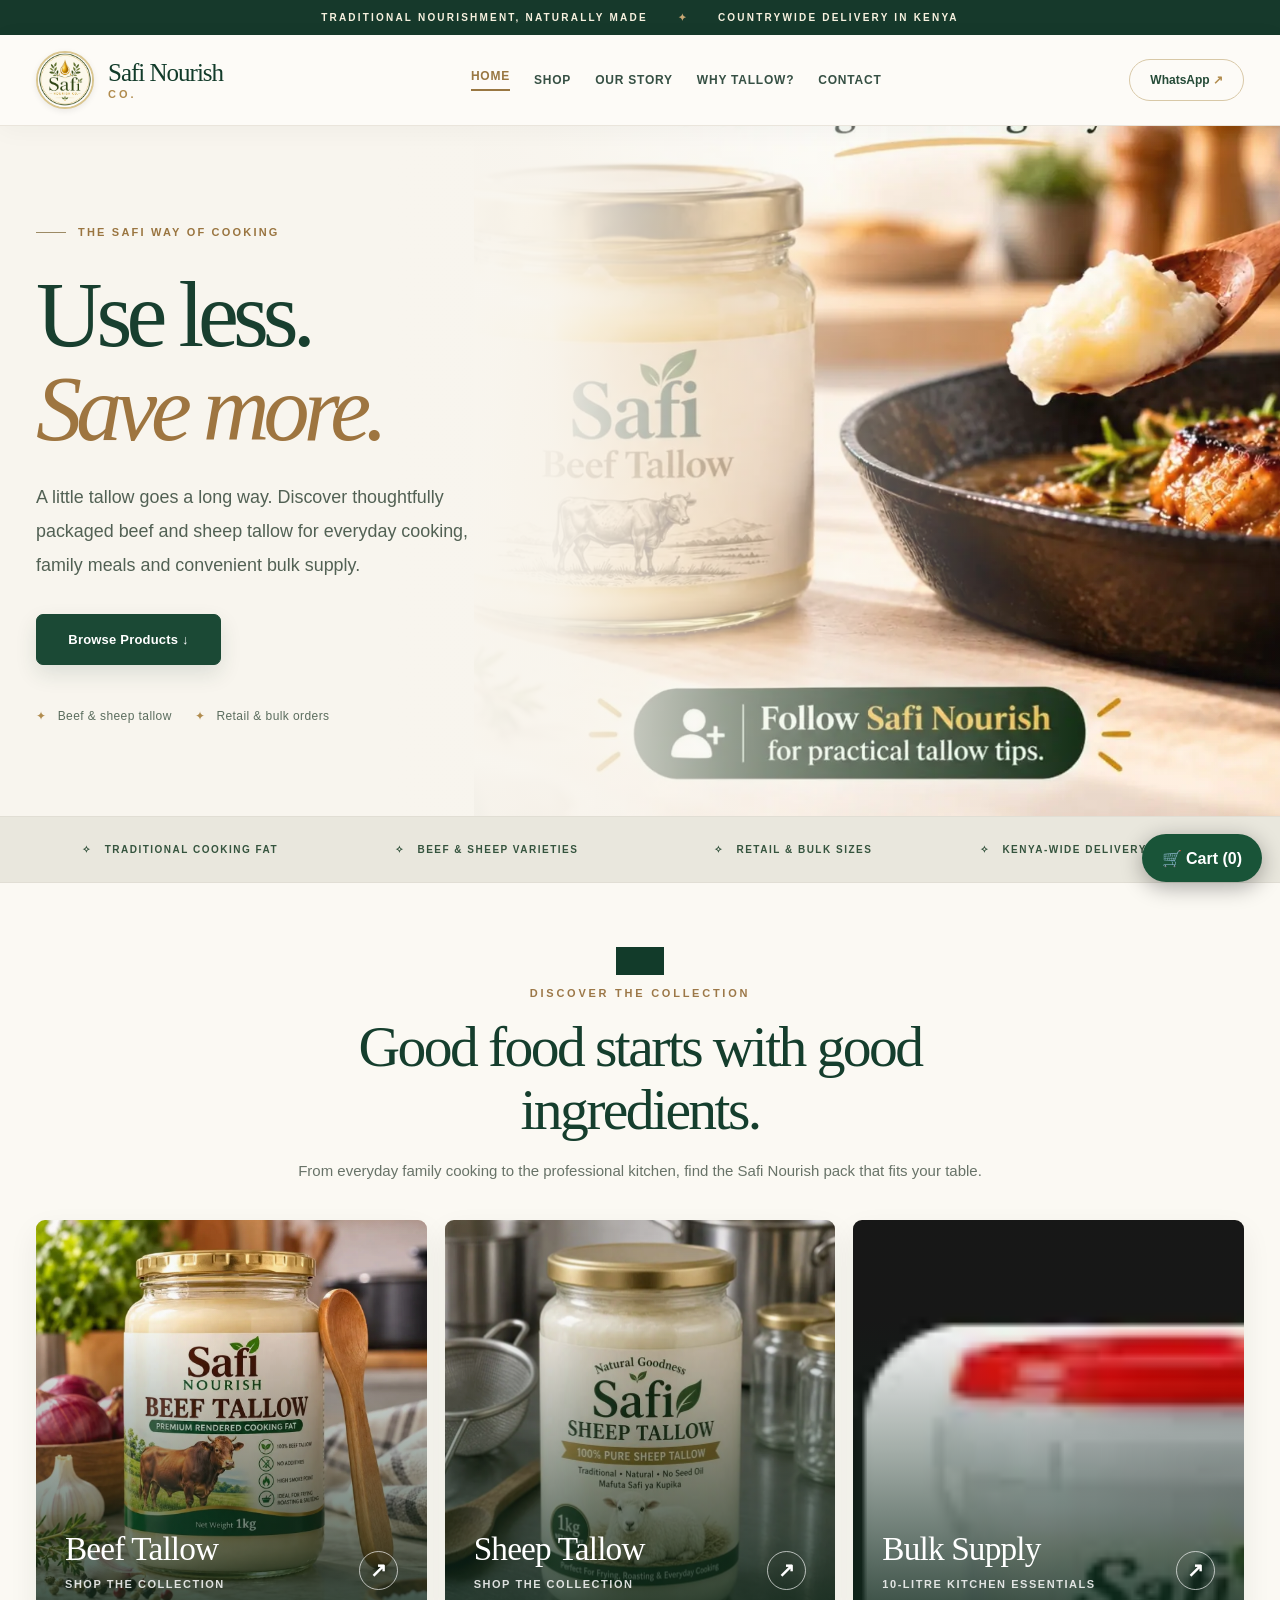
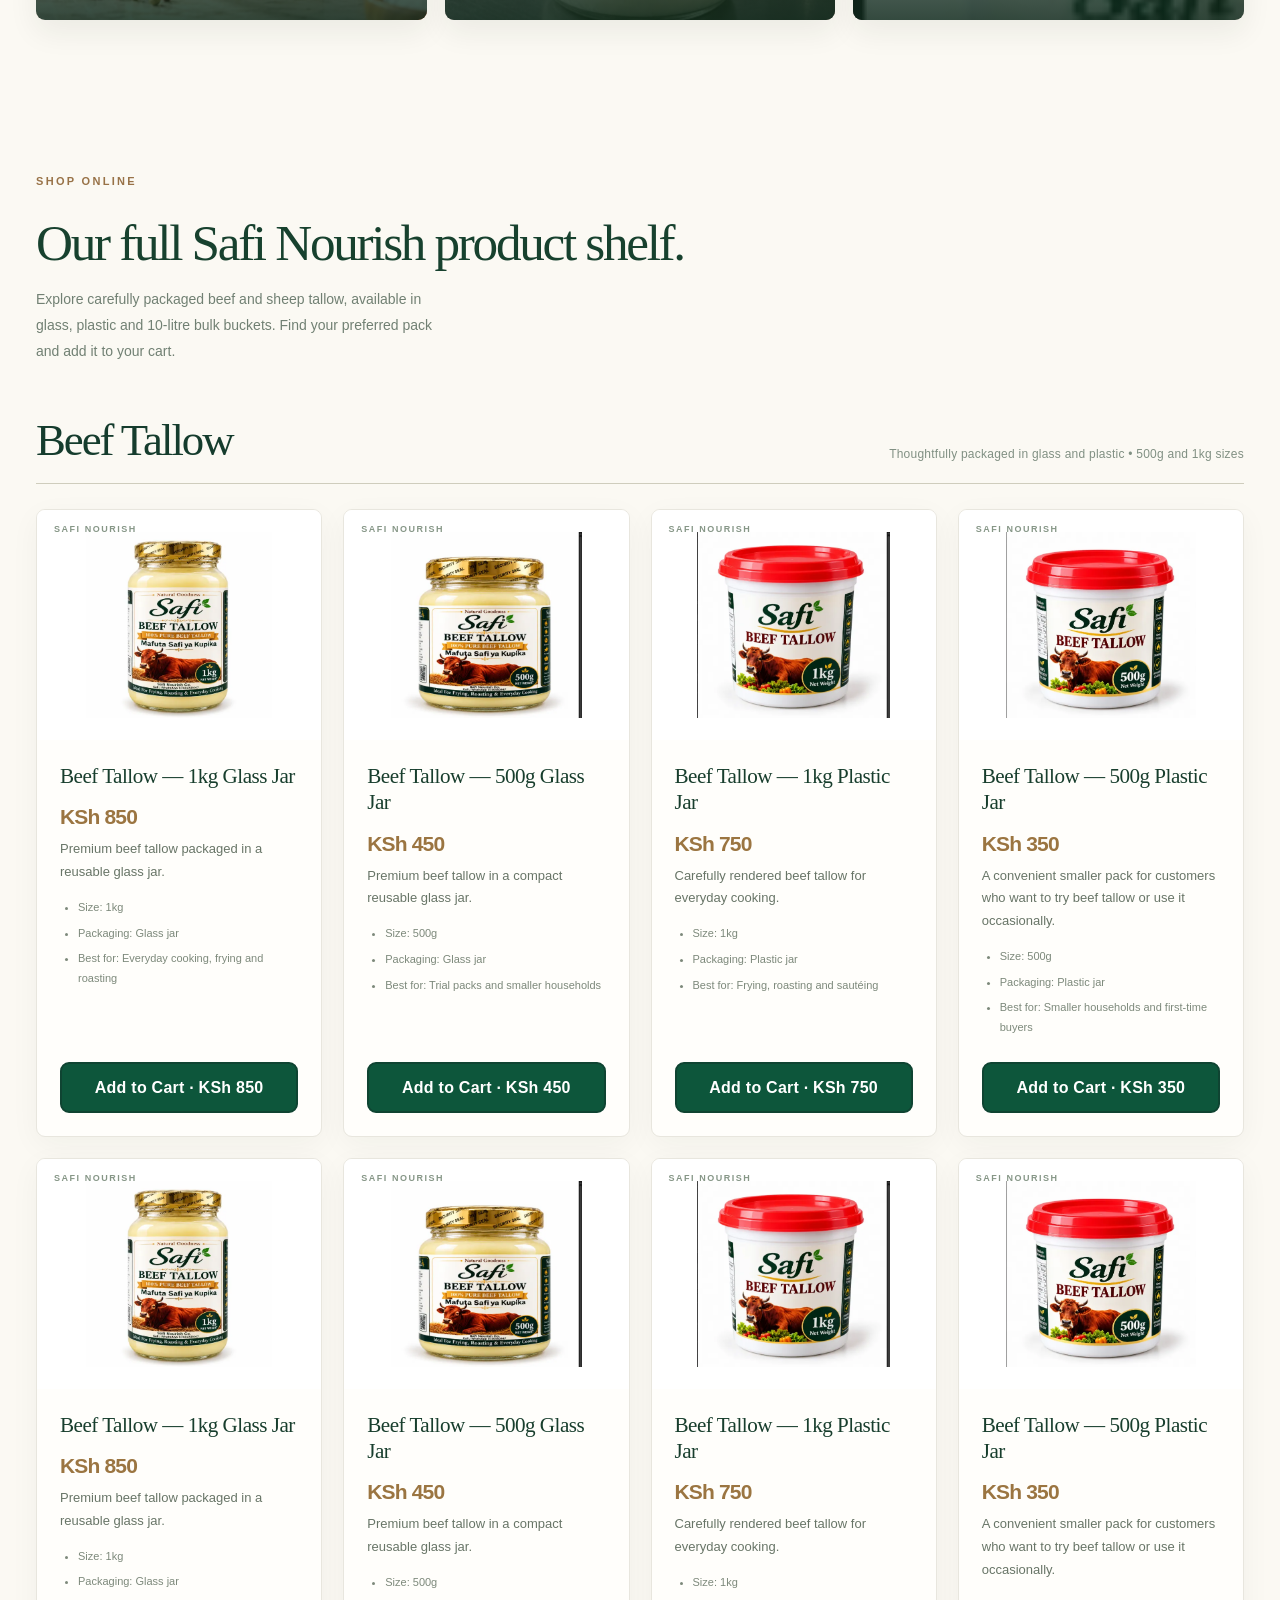
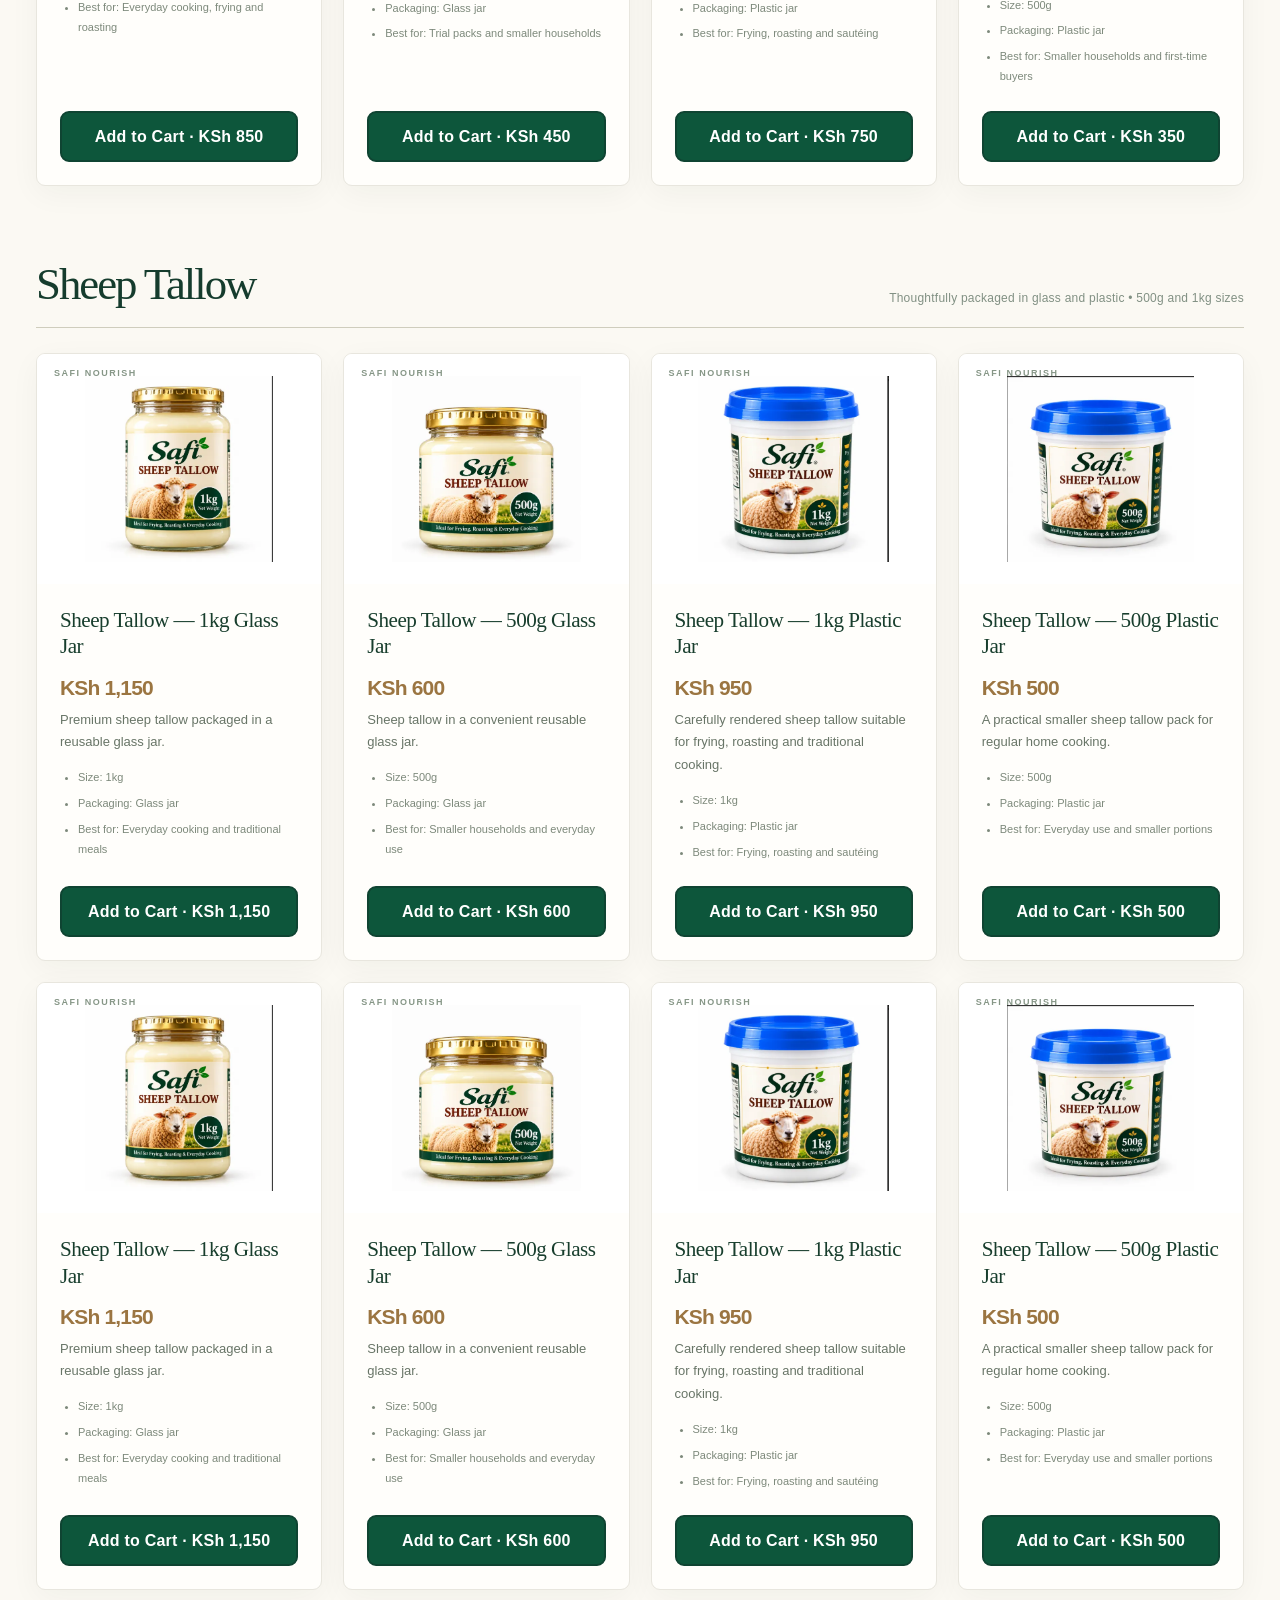
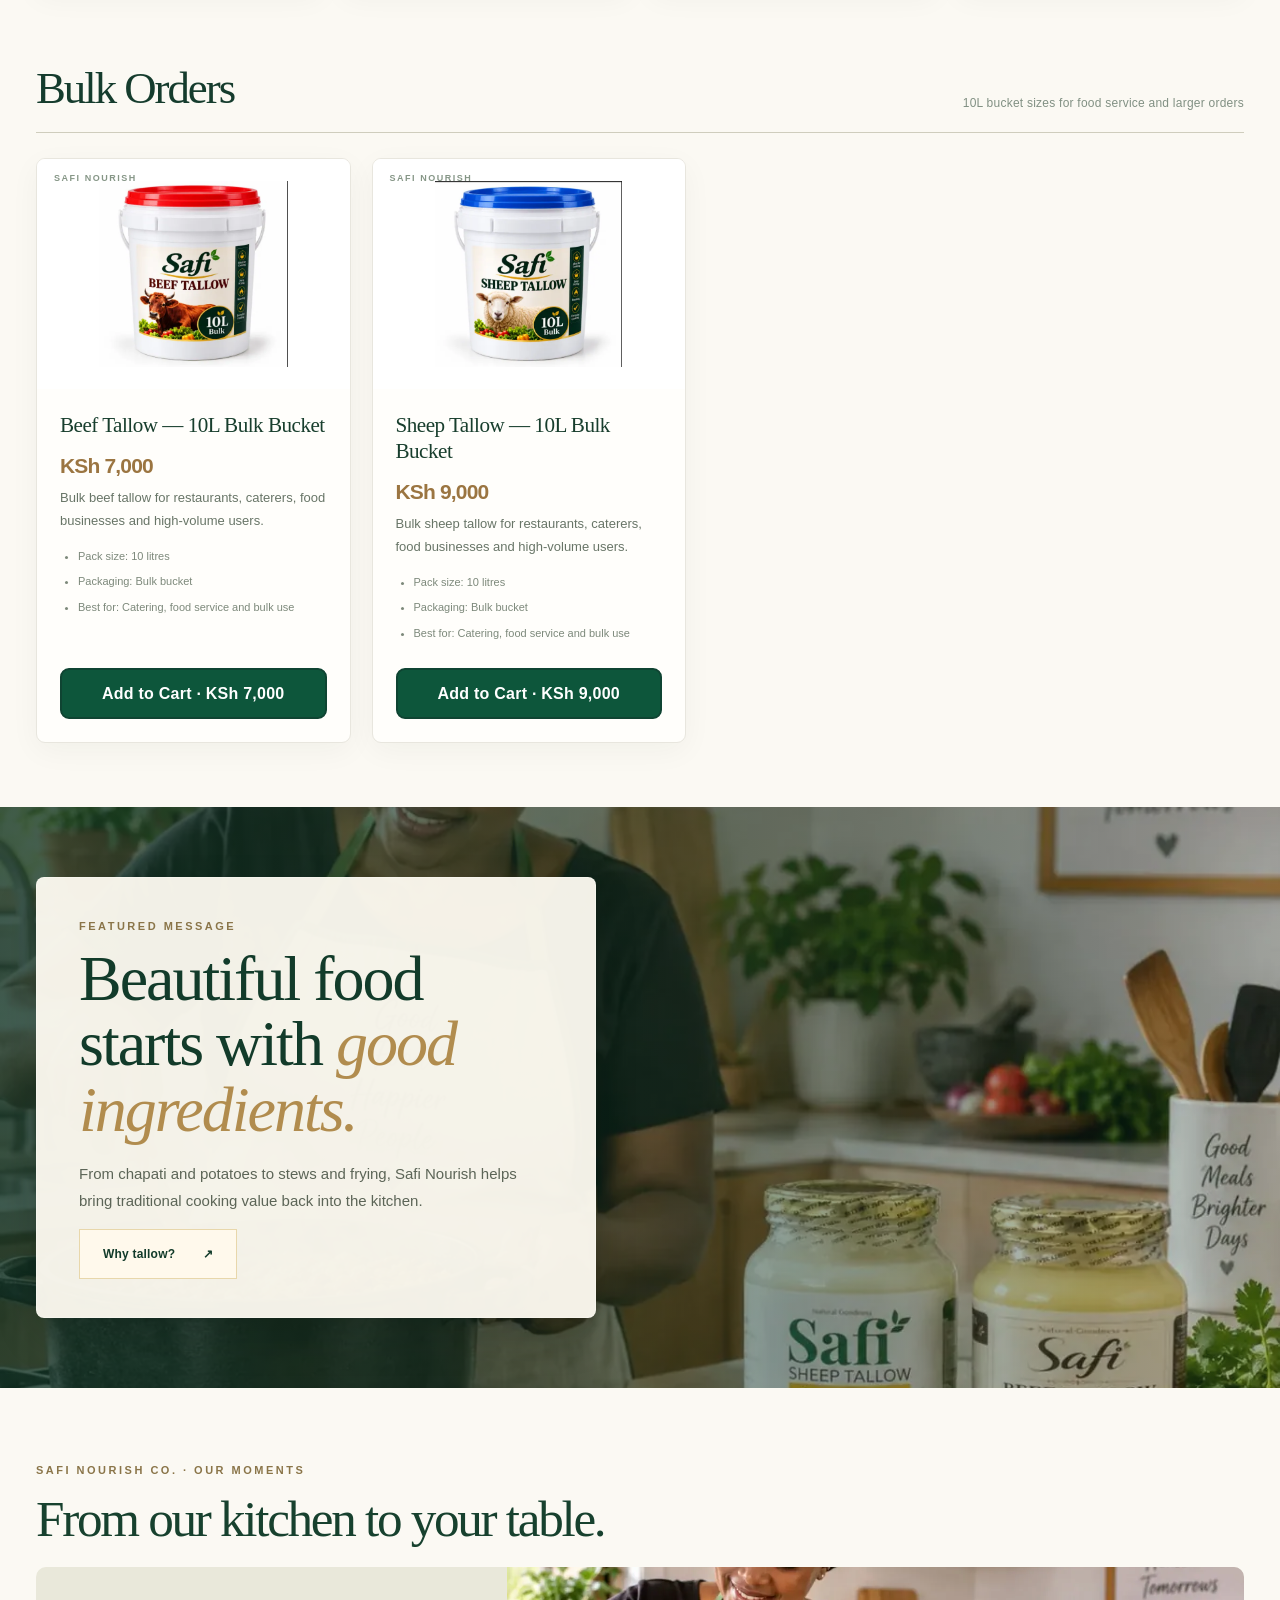
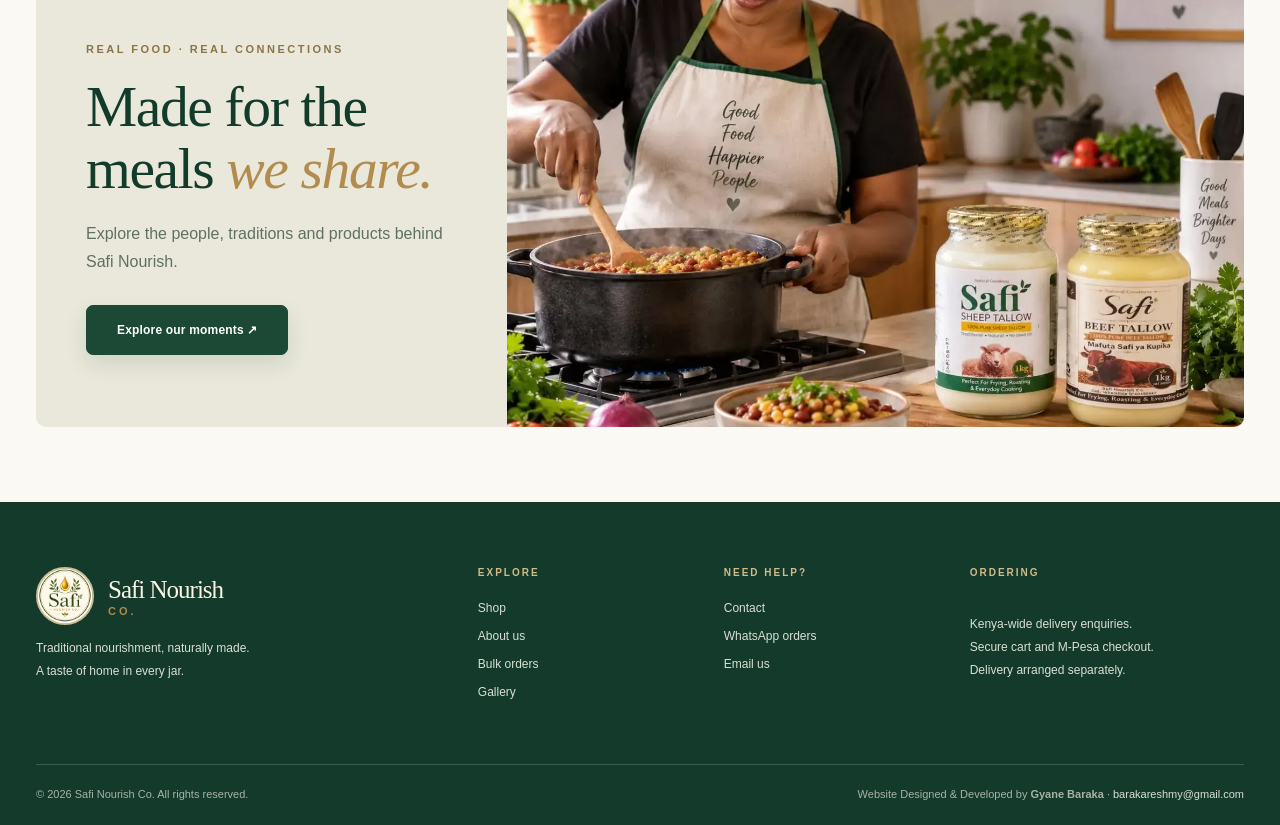
<file: index.html>
<!DOCTYPE html>

<html lang="en"><head><meta charset="utf-8"/><meta content="width=device-width,initial-scale=1" name="viewport"/><meta content="#163b2a" name="theme-color"/><meta content="Shop Safi Nourish beef and sheep tallow in Kenya. Choose 500g, 1kg and bulk sizes, with secure M-Pesa checkout. Delivery arranged separately." name="description"/><title>Safi Nourish | Beef &amp; Sheep Tallow in Kenya</title><link href="assets/favicon.webp" rel="icon" type="image/png"/><link href="styles.css" rel="stylesheet"/><script defer src="app.js"></script><script defer src="safi-checkout.js?v=live-ready-20261015"></script>
<link rel="canonical" href="https://safi-nourish-co.pages.dev/"/><meta property="og:type" content="website"/><meta property="og:site_name" content="Safi Nourish Co."/><meta property="og:title" content="Safi Nourish | Beef &amp; Sheep Tallow in Kenya"/><meta property="og:description" content="Shop Safi Nourish beef and sheep tallow in Kenya. Choose 500g, 1kg and bulk sizes, with secure M-Pesa checkout. Delivery arranged separately."/><meta property="og:url" content="https://safi-nourish-co.pages.dev/"/><meta property="og:locale" content="en_KE"/><script type="application/ld+json">{"@context": "https://schema.org", "@type": "WebSite", "name": "Safi Nourish Co.", "alternateName": "Safi Nourish", "url": "https://safi-nourish-co.pages.dev/"}</script></head><body><div class="announcement">TRADITIONAL NOURISHMENT, NATURALLY MADE <span class="dot">✦</span> COUNTRYWIDE DELIVERY IN KENYA</div><header class="site-header">
<div class="shell nav-wrap">
<a aria-current="page" aria-label="Safi Nourish home" class="brand active" href="index.html"><img alt="Safi Nourish Co. logo" class="brand-logo-img" src="assets/real-logo.webp"/><span class="brand-words"><strong>Safi Nourish</strong><small>CO.</small></span></a>
<button aria-controls="navigation" aria-expanded="false" aria-label="Open navigation" class="menu-toggle" id="menu-toggle">☰</button>
<nav aria-label="Main navigation" class="navigation" id="navigation"><a aria-current="page" class="active" href="index.html">Home</a><a href="shop.html">Shop</a><a href="about.html">Our Story</a><a href="why-tallow.html">Why Tallow?</a><a href="contact.html">Contact</a></nav>
<div class="nav-actions"><a class="whatsapp-link" href="https://wa.me/254740450447" rel="noopener" target="_blank">WhatsApp <span>↗</span></a></div>
</div>
</header><main>
<section class="hero hero-photo approved-hero" id="home">
<div class="shell hero-photo-inner">
<div class="hero-panel">
<span class="eyebrow"><span class="eyebrow-line"></span> THE SAFI WAY OF COOKING</span>
<h1>Use less.<br/><em>Save more.</em></h1>
<p>A little tallow goes a long way. Discover thoughtfully packaged beef and sheep tallow for everyday cooking, family meals and convenient bulk supply.</p>
<div class="hero-buttons"><a class="button button-dark" href="#products">Browse Products ↓</a></div>
<div class="hero-trust"><span>✦   Beef &amp; sheep tallow</span><span>✦   Retail &amp; bulk orders</span></div>
</div>
</div><div aria-label="Safi Nourish beef and sheep tallow jars displayed together in a warm kitchen setting" class="approved-hero-picture" role="img"></div>
</section>
<section aria-label="Safi Nourish highlights" class="benefit-bar"><div class="shell benefit-grid"><span>✧   TRADITIONAL COOKING FAT</span><span>✧   BEEF &amp; SHEEP VARIETIES</span><span>✧   RETAIL &amp; BULK SIZES</span><span>✧   KENYA-WIDE DELIVERY ENQUIRIES</span></div></section>
<section class="safi-category-intro shell" aria-label="Explore tallow collections"><div class="safi-category-heading"><span class="safi-kicker">Discover the collection</span><h2>Good food starts with good ingredients.</h2><p>From everyday family cooking to the professional kitchen, find the Safi Nourish pack that fits your table.</p></div><div class="safi-category-grid"><a class="safi-category-tile" href="#beef-1kg-glass"><img src="assets/actual-beef-glass-1kg.webp" alt="Explore Safi Nourish beef tallow" loading="lazy"/><div class="safi-category-label"><div><span>Beef Tallow</span><small>Shop the collection</small></div><b class="safi-category-arrow" aria-hidden="true">↗</b></div></a><a class="safi-category-tile" href="#sheep-1kg-glass"><img src="assets/actual-sheep-glass-1kg.webp" alt="Explore Safi Nourish sheep tallow" loading="lazy"/><div class="safi-category-label"><div><span>Sheep Tallow</span><small>Shop the collection</small></div><b class="safi-category-arrow" aria-hidden="true">↗</b></div></a><a class="safi-category-tile" href="#beef-10l-bulk"><img src="assets/actual-beef-bulk-10l.webp" alt="Explore bulk tallow buckets for food businesses" loading="lazy"/><div class="safi-category-label"><div><span>Bulk Supply</span><small>10-litre kitchen essentials</small></div><b class="safi-category-arrow" aria-hidden="true">↗</b></div></a></div></section>
<section class="section shell homepage-product-shelf actual-products-section" id="products">
<div class="section-heading section-heading-tight"><div><p class="eyebrow">Shop online</p><h2>Our full Safi Nourish product shelf.</h2></div><p class="section-copy">Explore carefully packaged beef and sheep tallow, available in glass, plastic and 10-litre bulk buckets. Find your preferred pack and add it to your cart.</p></div><div class="grouped-shelf-wrapper"><section class="product-group beef-group"><div class="product-group-heading"><h3>Beef Tallow</h3><p>Thoughtfully packaged in glass and plastic • 500g and 1kg sizes</p></div><div class="actual-shelf-grid grouped-row"><article class="actual-shelf-card grouped-card" id="beef-1kg-glass"><div class="actual-shelf-image"><img alt="Beef Tallow — 1kg Glass Jar" src="assets/product-beef-1kg-glass.webp"/></div><div class="actual-shelf-body"><h3>Beef Tallow — 1kg Glass Jar</h3><p class="actual-price">KES 850.00</p><p class="actual-desc">Premium beef tallow packaged in a reusable glass jar.</p><ul class="actual-meta"><li>Size: 1kg</li><li>Packaging: Glass jar</li><li>Best for: Everyday cooking, frying and roasting</li></ul><a data-safi-sku="beef-glass-1000" class="actual-shop-btn" href="#safi-cart">Add to Cart</a></div></article><article class="actual-shelf-card grouped-card" id="beef-500g-glass"><div class="actual-shelf-image"><img alt="Beef Tallow — 500g Glass Jar" src="assets/product-beef-500g-glass.webp"/></div><div class="actual-shelf-body"><h3>Beef Tallow — 500g Glass Jar</h3><p class="actual-price">KES 450</p><p class="actual-desc">Premium beef tallow in a compact reusable glass jar.</p><ul class="actual-meta"><li>Size: 500g</li><li>Packaging: Glass jar</li><li>Best for: Trial packs and smaller households</li></ul><a data-safi-sku="beef-glass-500" class="actual-shop-btn" href="#safi-cart">Add to Cart</a></div></article><article class="actual-shelf-card grouped-card" id="beef-1kg-plastic"><div class="actual-shelf-image"><img alt="Beef Tallow — 1kg Plastic Jar" src="assets/product-beef-1kg-plastic.webp"/></div><div class="actual-shelf-body"><h3>Beef Tallow — 1kg Plastic Jar</h3><p class="actual-price">KES 750.00</p><p class="actual-desc">Carefully rendered beef tallow for everyday cooking.</p><ul class="actual-meta"><li>Size: 1kg</li><li>Packaging: Plastic jar</li><li>Best for: Frying, roasting and sautéing</li></ul><a data-safi-sku="beef-plastic-1000" class="actual-shop-btn" href="#safi-cart">Add to Cart</a></div></article><article class="actual-shelf-card grouped-card" id="beef-500g-plastic"><div class="actual-shelf-image"><img alt="Beef Tallow — 500g Plastic Jar" src="assets/product-beef-500g-plastic.webp"/></div><div class="actual-shelf-body"><h3>Beef Tallow — 500g Plastic Jar</h3><p class="actual-price">KES 350</p><p class="actual-desc">A convenient smaller pack for customers who want to try beef tallow or use it occasionally.</p><ul class="actual-meta"><li>Size: 500g</li><li>Packaging: Plastic jar</li><li>Best for: Smaller households and first-time buyers</li></ul><a data-safi-sku="beef-plastic-500" class="actual-shop-btn" href="#safi-cart">Add to Cart</a></div></article><article class="actual-shelf-card grouped-card" id="featured-beef-1"><div class="actual-shelf-image"><img alt="Beef Tallow — 1kg Glass Jar" src="assets/product-beef-1kg-glass.webp"/></div><div class="actual-shelf-body"><span class="featured-placement">Featured again</span><h3>Beef Tallow — 1kg Glass Jar</h3><p class="actual-price">KES 850.00</p><p class="actual-desc">Premium beef tallow packaged in a reusable glass jar.</p><ul class="actual-meta"><li>Size: 1kg</li><li>Packaging: Glass jar</li><li>Best for: Everyday cooking, frying and roasting</li></ul><a data-safi-sku="beef-glass-1000" class="actual-shop-btn" href="#safi-cart">Add to Cart</a></div></article><article class="actual-shelf-card grouped-card" id="featured-beef-2"><div class="actual-shelf-image"><img alt="Beef Tallow — 500g Glass Jar" src="assets/product-beef-500g-glass.webp"/></div><div class="actual-shelf-body"><span class="featured-placement">Featured again</span><h3>Beef Tallow — 500g Glass Jar</h3><p class="actual-price">KES 450</p><p class="actual-desc">Premium beef tallow in a compact reusable glass jar.</p><ul class="actual-meta"><li>Size: 500g</li><li>Packaging: Glass jar</li><li>Best for: Trial packs and smaller households</li></ul><a data-safi-sku="beef-glass-500" class="actual-shop-btn" href="#safi-cart">Add to Cart</a></div></article><article class="actual-shelf-card grouped-card" id="featured-beef-3"><div class="actual-shelf-image"><img alt="Beef Tallow — 1kg Plastic Jar" src="assets/product-beef-1kg-plastic.webp"/></div><div class="actual-shelf-body"><span class="featured-placement">Featured again</span><h3>Beef Tallow — 1kg Plastic Jar</h3><p class="actual-price">KES 750.00</p><p class="actual-desc">Carefully rendered beef tallow for everyday cooking.</p><ul class="actual-meta"><li>Size: 1kg</li><li>Packaging: Plastic jar</li><li>Best for: Frying, roasting and sautéing</li></ul><a data-safi-sku="beef-plastic-1000" class="actual-shop-btn" href="#safi-cart">Add to Cart</a></div></article><article class="actual-shelf-card grouped-card" id="featured-beef-4"><div class="actual-shelf-image"><img alt="Beef Tallow — 500g Plastic Jar" src="assets/product-beef-500g-plastic.webp"/></div><div class="actual-shelf-body"><span class="featured-placement">Featured again</span><h3>Beef Tallow — 500g Plastic Jar</h3><p class="actual-price">KES 350</p><p class="actual-desc">A convenient smaller pack for customers who want to try beef tallow or use it occasionally.</p><ul class="actual-meta"><li>Size: 500g</li><li>Packaging: Plastic jar</li><li>Best for: Smaller households and first-time buyers</li></ul><a data-safi-sku="beef-plastic-500" class="actual-shop-btn" href="#safi-cart">Add to Cart</a></div></article></div></section><section class="product-group sheep-group"><div class="product-group-heading"><h3>Sheep Tallow</h3><p>Thoughtfully packaged in glass and plastic • 500g and 1kg sizes</p></div><div class="actual-shelf-grid grouped-row"><article class="actual-shelf-card grouped-card" id="sheep-1kg-glass"><div class="actual-shelf-image"><img alt="Sheep Tallow — 1kg Glass Jar" src="assets/product-sheep-1kg-glass.webp"/></div><div class="actual-shelf-body"><h3>Sheep Tallow — 1kg Glass Jar</h3><p class="actual-price">KES 1,150.00</p><p class="actual-desc">Premium sheep tallow packaged in a reusable glass jar.</p><ul class="actual-meta"><li>Size: 1kg</li><li>Packaging: Glass jar</li><li>Best for: Everyday cooking and traditional meals</li></ul><a data-safi-sku="sheep-glass-1000" class="actual-shop-btn" href="#safi-cart">Add to Cart</a></div></article><article class="actual-shelf-card grouped-card" id="sheep-500g-glass"><div class="actual-shelf-image"><img alt="Sheep Tallow — 500g Glass Jar" src="assets/product-sheep-500g-glass.webp"/></div><div class="actual-shelf-body"><h3>Sheep Tallow — 500g Glass Jar</h3><p class="actual-price">KES 600.00</p><p class="actual-desc">Sheep tallow in a convenient reusable glass jar.</p><ul class="actual-meta"><li>Size: 500g</li><li>Packaging: Glass jar</li><li>Best for: Smaller households and everyday use</li></ul><a data-safi-sku="sheep-glass-500" class="actual-shop-btn" href="#safi-cart">Add to Cart</a></div></article><article class="actual-shelf-card grouped-card" id="sheep-1kg-plastic"><div class="actual-shelf-image"><img alt="Sheep Tallow — 1kg Plastic Jar" src="assets/product-sheep-1kg-plastic.webp"/></div><div class="actual-shelf-body"><h3>Sheep Tallow — 1kg Plastic Jar</h3><p class="actual-price">KES 950.00</p><p class="actual-desc">Carefully rendered sheep tallow suitable for frying, roasting and traditional cooking.</p><ul class="actual-meta"><li>Size: 1kg</li><li>Packaging: Plastic jar</li><li>Best for: Frying, roasting and sautéing</li></ul><a data-safi-sku="sheep-plastic-1000" class="actual-shop-btn" href="#safi-cart">Add to Cart</a></div></article><article class="actual-shelf-card grouped-card" id="sheep-500g-plastic"><div class="actual-shelf-image"><img alt="Sheep Tallow — 500g Plastic Jar" src="assets/product-sheep-500g-plastic.webp"/></div><div class="actual-shelf-body"><h3>Sheep Tallow — 500g Plastic Jar</h3><p class="actual-price">KES 500</p><p class="actual-desc">A practical smaller sheep tallow pack for regular home cooking.</p><ul class="actual-meta"><li>Size: 500g</li><li>Packaging: Plastic jar</li><li>Best for: Everyday use and smaller portions</li></ul><a data-safi-sku="sheep-plastic-500" class="actual-shop-btn" href="#safi-cart">Add to Cart</a></div></article><article class="actual-shelf-card grouped-card" id="featured-sheep-1"><div class="actual-shelf-image"><img alt="Sheep Tallow — 1kg Glass Jar" src="assets/product-sheep-1kg-glass.webp"/></div><div class="actual-shelf-body"><span class="featured-placement">Featured again</span><h3>Sheep Tallow — 1kg Glass Jar</h3><p class="actual-price">KES 1,150.00</p><p class="actual-desc">Premium sheep tallow packaged in a reusable glass jar.</p><ul class="actual-meta"><li>Size: 1kg</li><li>Packaging: Glass jar</li><li>Best for: Everyday cooking and traditional meals</li></ul><a data-safi-sku="sheep-glass-1000" class="actual-shop-btn" href="#safi-cart">Add to Cart</a></div></article><article class="actual-shelf-card grouped-card" id="featured-sheep-2"><div class="actual-shelf-image"><img alt="Sheep Tallow — 500g Glass Jar" src="assets/product-sheep-500g-glass.webp"/></div><div class="actual-shelf-body"><span class="featured-placement">Featured again</span><h3>Sheep Tallow — 500g Glass Jar</h3><p class="actual-price">KES 600.00</p><p class="actual-desc">Sheep tallow in a convenient reusable glass jar.</p><ul class="actual-meta"><li>Size: 500g</li><li>Packaging: Glass jar</li><li>Best for: Smaller households and everyday use</li></ul><a data-safi-sku="sheep-glass-500" class="actual-shop-btn" href="#safi-cart">Add to Cart</a></div></article><article class="actual-shelf-card grouped-card" id="featured-sheep-3"><div class="actual-shelf-image"><img alt="Sheep Tallow — 1kg Plastic Jar" src="assets/product-sheep-1kg-plastic.webp"/></div><div class="actual-shelf-body"><span class="featured-placement">Featured again</span><h3>Sheep Tallow — 1kg Plastic Jar</h3><p class="actual-price">KES 950.00</p><p class="actual-desc">Carefully rendered sheep tallow suitable for frying, roasting and traditional cooking.</p><ul class="actual-meta"><li>Size: 1kg</li><li>Packaging: Plastic jar</li><li>Best for: Frying, roasting and sautéing</li></ul><a data-safi-sku="sheep-plastic-1000" class="actual-shop-btn" href="#safi-cart">Add to Cart</a></div></article><article class="actual-shelf-card grouped-card" id="featured-sheep-4"><div class="actual-shelf-image"><img alt="Sheep Tallow — 500g Plastic Jar" src="assets/product-sheep-500g-plastic.webp"/></div><div class="actual-shelf-body"><span class="featured-placement">Featured again</span><h3>Sheep Tallow — 500g Plastic Jar</h3><p class="actual-price">KES 500</p><p class="actual-desc">A practical smaller sheep tallow pack for regular home cooking.</p><ul class="actual-meta"><li>Size: 500g</li><li>Packaging: Plastic jar</li><li>Best for: Everyday use and smaller portions</li></ul><a data-safi-sku="sheep-plastic-500" class="actual-shop-btn" href="#safi-cart">Add to Cart</a></div></article></div></section><section class="product-group bulk-group"><div class="product-group-heading"><h3>Bulk Orders</h3><p>10L bucket sizes for food service and larger orders</p></div><div class="actual-shelf-grid grouped-row bulk-row"><article class="actual-shelf-card grouped-card" id="beef-10l-bulk"><div class="actual-shelf-image"><img alt="Beef Tallow — 10L Bulk Bucket" src="assets/product-beef-10l-bulk.webp"/></div><div class="actual-shelf-body"><h3>Beef Tallow — 10L Bulk Bucket</h3><p class="actual-price">KES 7,000.00</p><p class="actual-desc">Bulk beef tallow for restaurants, caterers, food businesses and high-volume users.</p><ul class="actual-meta"><li>Pack size: 10 litres</li><li>Packaging: Bulk bucket</li><li>Best for: Catering, food service and bulk use</li></ul><a data-safi-sku="beef-bulk-10000" class="actual-shop-btn" href="#safi-cart">Add to Cart</a></div></article><article class="actual-shelf-card grouped-card" id="sheep-10l-bulk"><div class="actual-shelf-image"><img alt="Sheep Tallow — 10L Bulk Bucket" src="assets/product-sheep-10l-bulk.webp"/></div><div class="actual-shelf-body"><h3>Sheep Tallow — 10L Bulk Bucket</h3><p class="actual-price">KES 9,000.00</p><p class="actual-desc">Bulk sheep tallow for restaurants, caterers, food businesses and high-volume users.</p><ul class="actual-meta"><li>Pack size: 10 litres</li><li>Packaging: Bulk bucket</li><li>Best for: Catering, food service and bulk use</li></ul><a data-safi-sku="sheep-bulk-10000" class="actual-shop-btn" href="#safi-cart">Add to Cart</a></div></article></div></section></div></section>
<section class="image-break image-break-secondary">
<div class="shell image-break-inner">
<div class="image-break-card">
<span class="eyebrow">FEATURED MESSAGE</span>
<h2>Beautiful food starts with <em>good ingredients.</em></h2>
<p>From chapati and potatoes to stews and frying, Safi Nourish helps bring traditional cooking value back into the kitchen.</p>
<a class="button button-light" href="why-tallow.html">Why tallow? <span>↗</span></a>
</div>
</div>
</section>
<section class="shell home-moments-title"><span class="eyebrow">SAFI NOURISH CO. · OUR MOMENTS</span><h2>From our kitchen to your table.</h2></section><section class="gallery-feature shell" id="our-moments"><div class="gallery-feature-copy"><span class="eyebrow">REAL FOOD · REAL CONNECTIONS</span><h2>Made for the meals <em>we share.</em></h2><p>Explore the people, traditions and products behind Safi Nourish.</p><a class="button button-dark" href="gallery.html">Explore our moments ↗</a></div><img alt="A Safi Nourish kitchen cooking scene" height="1148" src="assets/real-cooking-07.webp" width="1370"/></section></main><footer><div class="shell footer-main"><div><a class="brand footer-brand" href="index.html"><img alt="Safi Nourish Co. logo" class="brand-logo-img" src="assets/real-logo.webp"/><span class="brand-words"><strong>Safi Nourish</strong><small>CO.</small></span></a><p>Traditional nourishment, naturally made.<br/>A taste of home in every jar.</p></div><div><strong>EXPLORE</strong><a href="shop.html">Shop</a><a href="about.html">About us</a><a href="bulk.html">Bulk orders</a><a href="gallery.html">Gallery</a></div><div><strong>NEED HELP?</strong><a href="contact.html">Contact</a><a href="https://wa.me/254740450447" rel="noopener" target="_blank">WhatsApp orders</a><a href="mailto:info@safinourish.co.ke" rel="noopener noreferrer" target="_blank" title="Compose an email in Gmail to Safi Nourish">Email us</a></div><div><strong>ORDERING</strong><p>Kenya-wide delivery enquiries.<br/>Secure cart and M-Pesa checkout.<br/>Delivery arranged separately.</p></div></div><div class="shell footer-bottom"><span>© <span id="year"></span> Safi Nourish Co. All rights reserved.</span><span>Website Designed &amp; Developed by <strong>Gyane Baraka</strong> · <a href="mailto:barakareshmy@gmail.com">barakareshmy@gmail.com</a></span></div></footer>
<div aria-live="polite" class="toast" id="toast" role="status"></div></body></html>
</file>
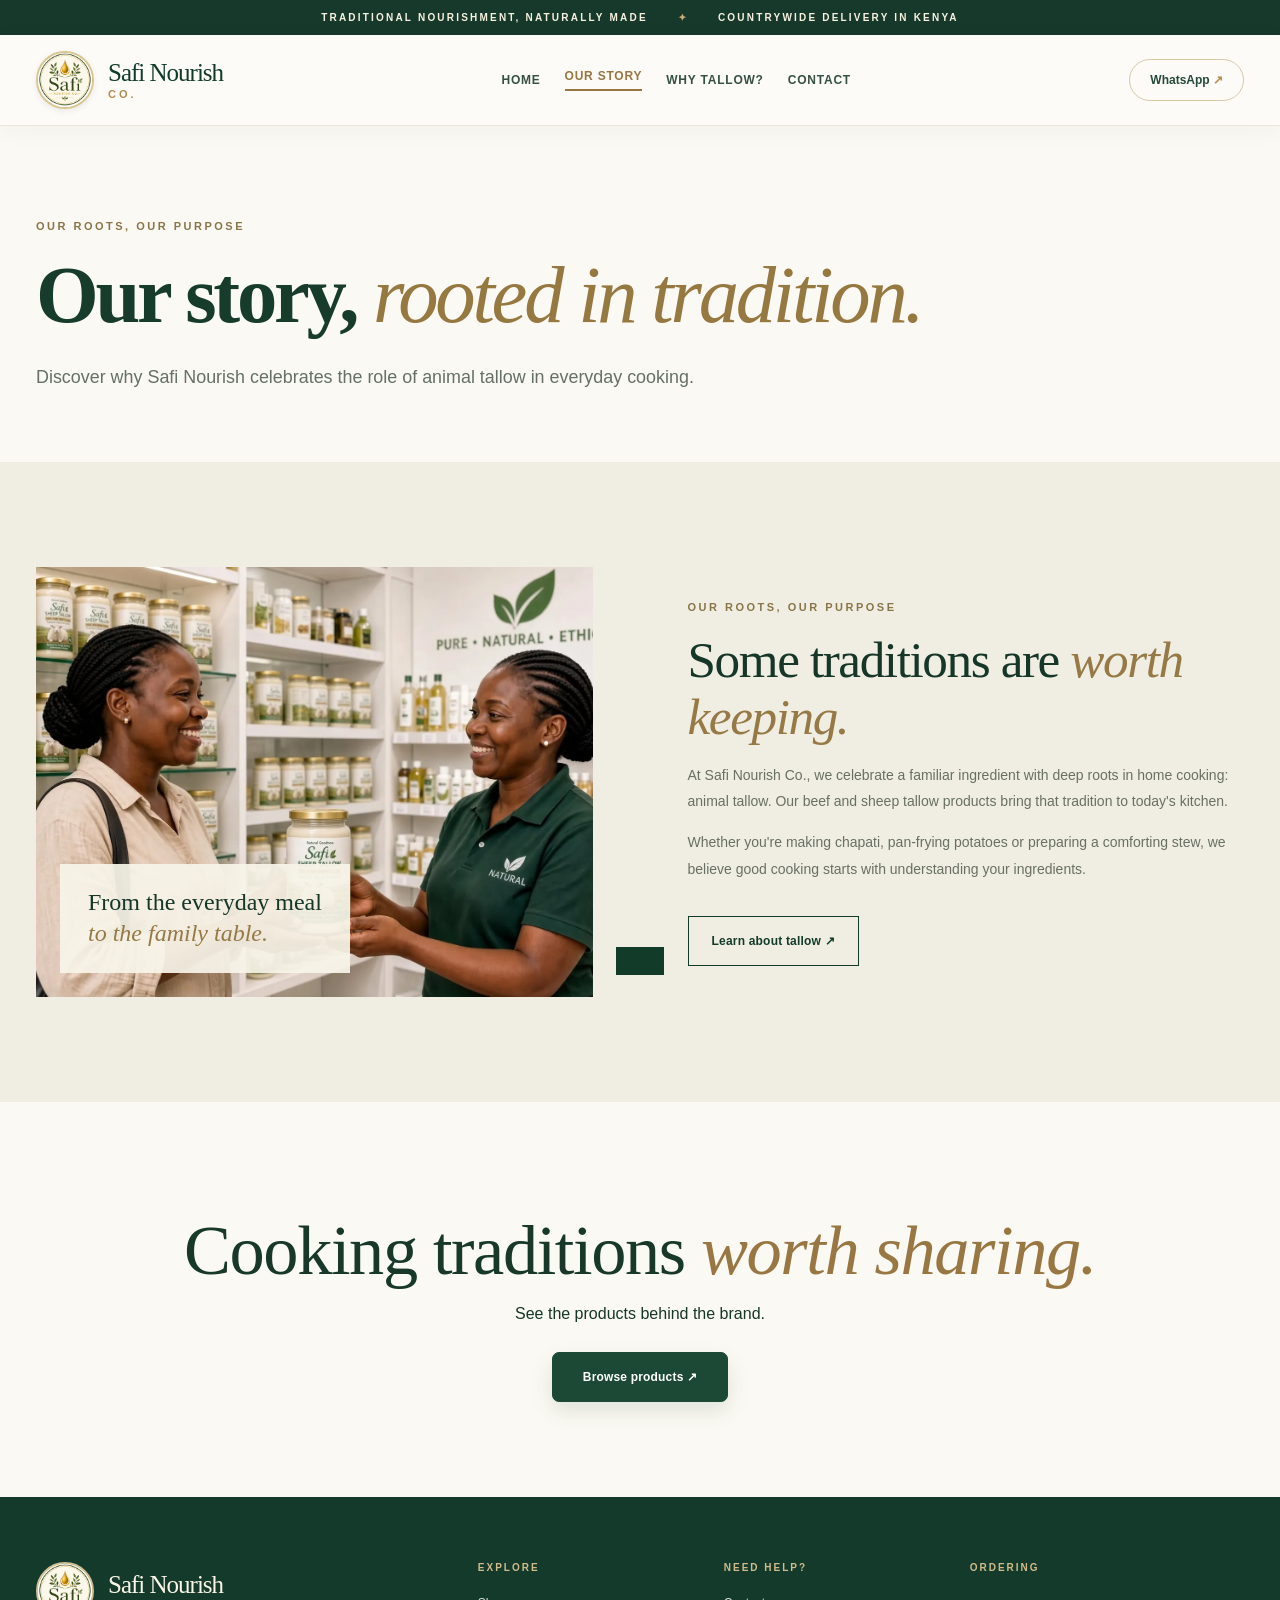
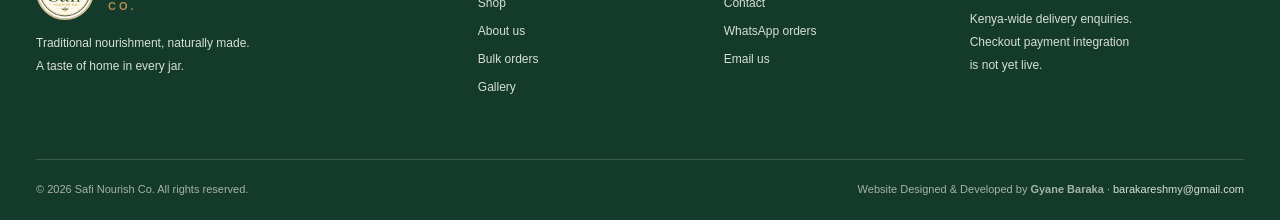
<file: about.html>
<!DOCTYPE html>

<html lang="en"><head><meta charset="utf-8"/><meta content="width=device-width,initial-scale=1" name="viewport"/><meta content="#163b2a" name="theme-color"/><meta content="Learn about Safi Nourish Co. and our range of traditional beef and sheep tallow products for Kenyan kitchens." name="description"/><title>About Safi Nourish | Our Tallow Story</title><link href="assets/favicon.webp" rel="icon" type="image/png"/><link href="styles.css" rel="stylesheet"/><script defer="" src="app.js"></script>
<link rel="canonical" href="https://safi-nourish-co.pages.dev/about.html"/><meta property="og:type" content="website"/><meta property="og:site_name" content="Safi Nourish Co."/><meta property="og:title" content="About Safi Nourish | Our Tallow Story"/><meta property="og:description" content="Learn about Safi Nourish Co. and our range of traditional beef and sheep tallow products for Kenyan kitchens."/><meta property="og:url" content="https://safi-nourish-co.pages.dev/about.html"/><meta property="og:locale" content="en_KE"/></head><body><div class="announcement">TRADITIONAL NOURISHMENT, NATURALLY MADE <span class="dot">✦</span> COUNTRYWIDE DELIVERY IN KENYA</div><header class="site-header">
<div class="shell nav-wrap">
<a aria-label="Safi Nourish home" class="brand" href="index.html"><img alt="Safi Nourish Co. logo" class="brand-logo-img" src="assets/real-logo.webp"/><span class="brand-words"><strong>Safi Nourish</strong><small>CO.</small></span></a>
<button aria-controls="navigation" aria-expanded="false" aria-label="Open navigation" class="menu-toggle" id="menu-toggle">☰</button>
<nav aria-label="Main navigation" class="navigation" id="navigation"><a href="index.html">Home</a><a aria-current="page" class="active" href="about.html">Our Story</a><a href="why-tallow.html">Why Tallow?</a><a href="contact.html">Contact</a></nav>
<div class="nav-actions"><a class="whatsapp-link" href="https://wa.me/254740450447" rel="noopener" target="_blank">WhatsApp <span>↗</span></a></div>
</div>
</header><main><section class="page-intro shell"><span class="eyebrow">OUR ROOTS, OUR PURPOSE</span><h1>Our story, <em>rooted in tradition.</em></h1><p>Discover why Safi Nourish celebrates the role of animal tallow in everyday cooking.</p></section><section class="story-section" id="story"><div class="shell story-grid"><div class="story-image"><img alt="Safi Nourish Safi Nourish team sharing a product moment" loading="lazy" src="assets/real-store-01.webp"/><div class="story-tile">From the everyday meal<br/><em>to the family table.</em></div></div><div class="story-copy"><span class="eyebrow">OUR ROOTS, OUR PURPOSE</span><h2>Some traditions are <em>worth keeping.</em></h2><p>At Safi Nourish Co., we celebrate a familiar ingredient with deep roots in home cooking: animal tallow. Our beef and sheep tallow products bring that tradition to today's kitchen.</p><p>Whether you're making chapati, pan-frying potatoes or preparing a comforting stew, we believe good cooking starts with understanding your ingredients.</p><a class="button button-outline" href="why-tallow.html">Learn about tallow ↗</a></div></div></section><section class="center-cta shell"><h2>Cooking traditions <em>worth sharing.</em></h2><p>See the products behind the brand.</p><a class="button button-dark" href="shop.html">Browse products ↗</a></section></main><footer><div class="shell footer-main"><div><a class="brand footer-brand" href="index.html"><img alt="Safi Nourish Co. logo" class="brand-logo-img" src="assets/real-logo.webp"/><span class="brand-words"><strong>Safi Nourish</strong><small>CO.</small></span></a><p>Traditional nourishment, naturally made.<br/>A taste of home in every jar.</p></div><div><strong>EXPLORE</strong><a href="shop.html">Shop</a><a href="about.html">About us</a><a href="bulk.html">Bulk orders</a><a href="gallery.html">Gallery</a></div><div><strong>NEED HELP?</strong><a href="contact.html">Contact</a><a href="https://wa.me/254740450447" rel="noopener" target="_blank">WhatsApp orders</a><a href="mailto:info@safinourish.co.ke" rel="noopener noreferrer" target="_blank" title="Compose an email in Gmail to Safi Nourish">Email us</a></div><div><strong>ORDERING</strong><p>Kenya-wide delivery enquiries.<br/>Checkout payment integration<br/>is not yet live.</p></div></div><div class="shell footer-bottom"><span>© <span id="year"></span> Safi Nourish Co. All rights reserved.</span><span>Website Designed &amp; Developed by <strong>Gyane Baraka</strong> · <a href="mailto:barakareshmy@gmail.com">barakareshmy@gmail.com</a></span></div></footer>
<div aria-live="polite" class="toast" id="toast" role="status"></div></body></html>
</file>
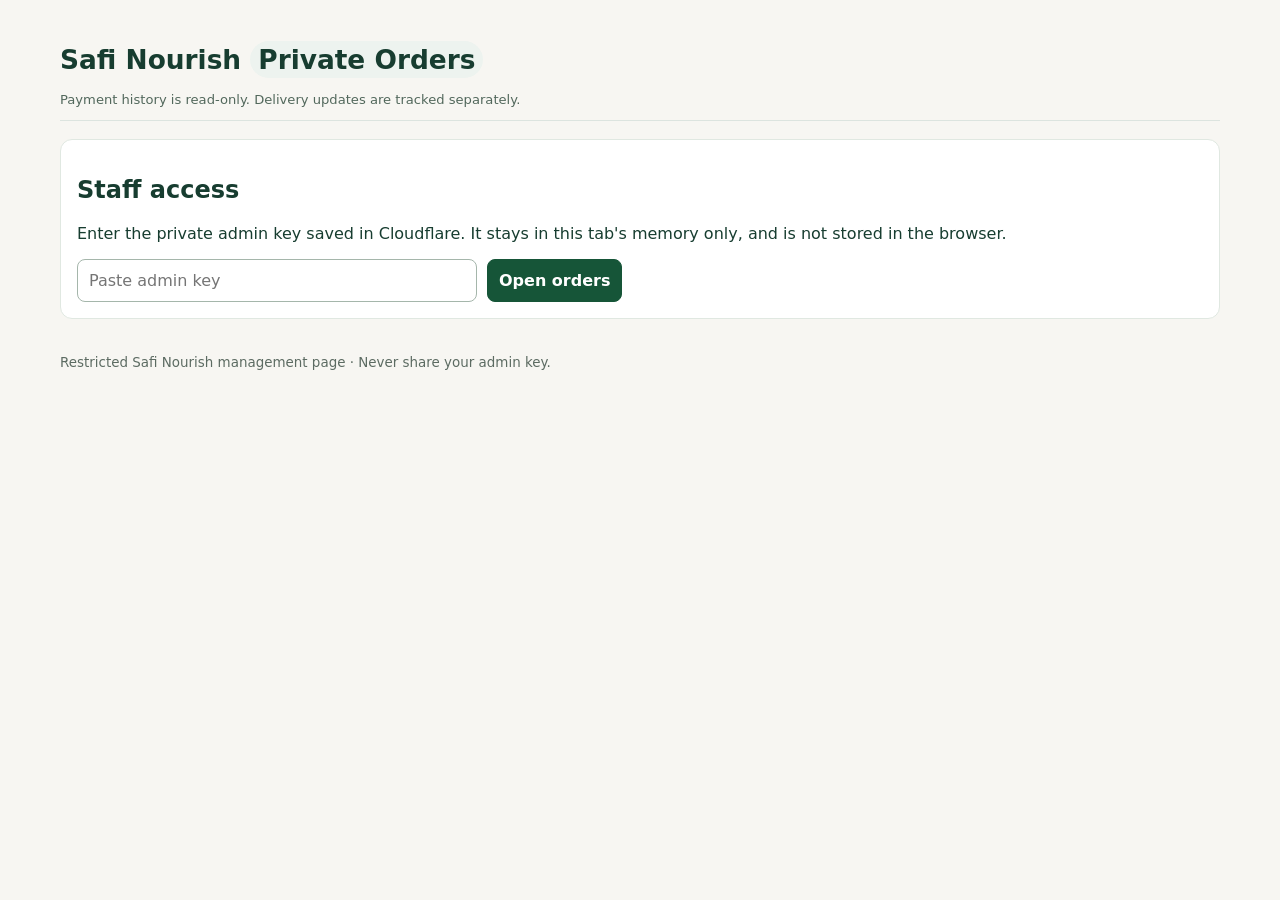
<file: admin-orders.html>
<!doctype html><html lang="en"><head><meta charset="utf-8"><meta name="viewport" content="width=device-width, initial-scale=1"><meta name="robots" content="noindex,nofollow"><title>Safi Nourish · Private Orders</title><style>
:root{font-family:system-ui,-apple-system,Segoe UI,sans-serif;color:#173d30;background:#f7f6f2}*{box-sizing:border-box}body{margin:0}.wrap{max-width:1200px;padding:26px 20px;margin:auto}header{display:flex;flex-wrap:wrap;gap:14px;align-items:center;justify-content:space-between;border-bottom:1px solid #dce4df}h1{font-size:1.65rem}.sub{color:#52685c}.row{display:flex;gap:10px;flex-wrap:wrap;align-items:center}input,select,textarea,button{font:inherit;padding:11px;border:1px solid #a5b6ab;border-radius:8px;background:#fff}input{min-width:265px}button{cursor:pointer;background:#165538;color:white;border-color:#165538;font-weight:600}button.secondary{background:#fff;color:#165538}.panel{background:#fff;border:1px solid #e0e8e1;border-radius:12px;padding:16px;margin-top:18px}.cards{display:grid;grid-template-columns:repeat(auto-fit,minmax(180px,1fr));gap:12px}.metric{font-size:1.6rem;font-weight:750}.table-wrap{overflow:auto}table{width:100%;border-collapse:collapse;min-width:1050px}th,td{text-align:left;padding:12px 10px;vertical-align:top;border-bottom:1px solid #e6eae6}th{color:#425448;font-size:.85rem}td{font-size:.88rem}.status{font-weight:700}small,.sub{font-size:.82rem}textarea{width:220px;min-height:60px}.msg{font-weight:600}.error{color:#a62222}.success{color:#146c43}label{font-weight:600;font-size:.88rem}#dashboard{display:none}#loginkey{max-width:100%;width:400px}.pill{background:#edf3ef;padding:3px 8px;border-radius:25px}footer{padding:20px 0;color:#5c6b62;font-size:.84rem}
</style></head><body><div class="wrap"><header><div><h1>Safi Nourish <span class="pill">Private Orders</span></h1><p class="sub">Payment history is read-only. Delivery updates are tracked separately.</p></div><button id="logout" class="secondary" hidden>Lock dashboard</button></header>
<section id="login" class="panel"><h2>Staff access</h2><p>Enter the private admin key saved in Cloudflare. It stays in this tab's memory only, and is not stored in the browser.</p><div class="row"><input id="loginkey" type="password" autocomplete="off" placeholder="Paste admin key"><button id="open">Open orders</button></div></section>
<p id="message" class="msg" role="status"></p><div id="dashboard"><section class="cards"><div class="panel">Total records displayed<div class="metric" id="total">—</div></div><div class="panel">Paid orders<div class="metric" id="paid">—</div></div><div class="panel">Awaiting payment<div class="metric" id="awaiting">—</div></div><div class="panel">Paid sales (KES)<div class="metric" id="sales">—</div></div></section><section class="panel"><div class="row"><label for="filter">Payment filter</label><select id="filter"><option value="all">All orders</option><option value="paid">Paid</option><option value="awaiting_payment">Awaiting payment</option><option value="failed">Failed</option><option value="created">Created</option><option value="init_failed">Initialization failed</option></select><button id="refresh">Refresh</button></div><p class="sub">Newest 200 orders; sales metrics cover only displayed rows. Delivery is handled separately. Never dispatch on an awaiting-payment order.</p><div class="table-wrap"><table><thead><tr><th>Reference / created</th><th>Customer email</th><th>Items</th><th>Total</th><th>Paystack state</th><th>Delivery stage</th><th>Delivery note (staff only)</th><th>Action</th></tr></thead><tbody id="orders"></tbody></table></div></section></div><footer>Restricted Safi Nourish management page · Never share your admin key.</footer></div>
<script>
'use strict';let KEY='';const $=id=>document.getElementById(id);const msg=(s,err=false)=>{$('message').textContent=s;$('message').className=err?'msg error':'msg success'};const fmt=n=>Number(n||0).toLocaleString('en-KE');
async function api(method,body){const response=await fetch('/api/admin/orders'+(method==='GET'?'?status='+encodeURIComponent($('filter').value):''),{method,cache:'no-store',headers:{authorization:'Bearer '+KEY,...(body?{'content-type':'application/json'}:{})},...(body?{body:JSON.stringify(body)}:{})});let data;try{data=await response.json()}catch(_){throw Error('Website returned an invalid response. Check your deployment.')};if(!response.ok)throw Error(data.error||'Request failed');return data}
function cell(row,value){let t=document.createElement('td');if(value instanceof Node)t.appendChild(value);else t.textContent=String(value??'');row.appendChild(t);return t}
function view(orders){$('orders').replaceChildren();$('total').textContent=fmt(orders.length);let p=orders.filter(x=>x.status==='paid');$('paid').textContent=fmt(p.length);$('awaiting').textContent=fmt(orders.filter(x=>x.status==='awaiting_payment').length);$('sales').textContent=fmt(p.reduce((a,x)=>a+Number(x.amount_kes||0),0));for(const o of orders){const tr=document.createElement('tr');cell(tr,o.reference+'\n'+o.created_at);cell(tr,o.email);cell(tr,(o.items||[]).map(x=>x.qty+' × '+x.sku.replaceAll('-',' ') ).join(', '));cell(tr,'KES '+fmt(o.amount_kes));cell(tr,o.status);const select=document.createElement('select');for(const st of ['not_started','preparing','dispatched','delivered','cancelled']){const option=new Option(st.replaceAll('_',' '),st);select.add(option)}select.value=o.fulfilment_status;if(o.status!=='paid')select.disabled=true;cell(tr,select);const note=document.createElement('textarea');note.value=o.delivery_note||'';note.placeholder='Courier / delivery arrangements';note.maxLength=1000;cell(tr,note);const save=document.createElement('button');save.textContent='Save';save.disabled=o.status!=='paid';save.onclick=async()=>{save.disabled=true;try{await api('POST',{reference:o.reference,fulfilment_status:select.value,delivery_note:note.value});msg('Delivery update saved.');}catch(e){msg(e.message,true)}finally{save.disabled=o.status!=='paid'}};cell(tr,save);$('orders').appendChild(tr)}}
async function load(){try{const data=await api('GET');view(data.orders||[]);msg('Orders loaded.')}catch(e){msg(e.message,true)}}$('open').onclick=async()=>{KEY=$('loginkey').value.trim();if(!KEY)return msg('Enter the private admin key.',true);try{const data=await api('GET');$('loginkey').value='';$('login').hidden=true;$('dashboard').style.display='block';$('logout').hidden=false;view(data.orders||[]);msg('Signed in.')}catch(e){KEY='';msg(e.message,true)}};$('refresh').onclick=load;$('filter').onchange=load;$('logout').onclick=()=>{KEY='';$('dashboard').style.display='none';$('login').hidden=false;$('logout').hidden=true;$('orders').replaceChildren();msg('Dashboard locked.')};
</script></body></html>
</file>
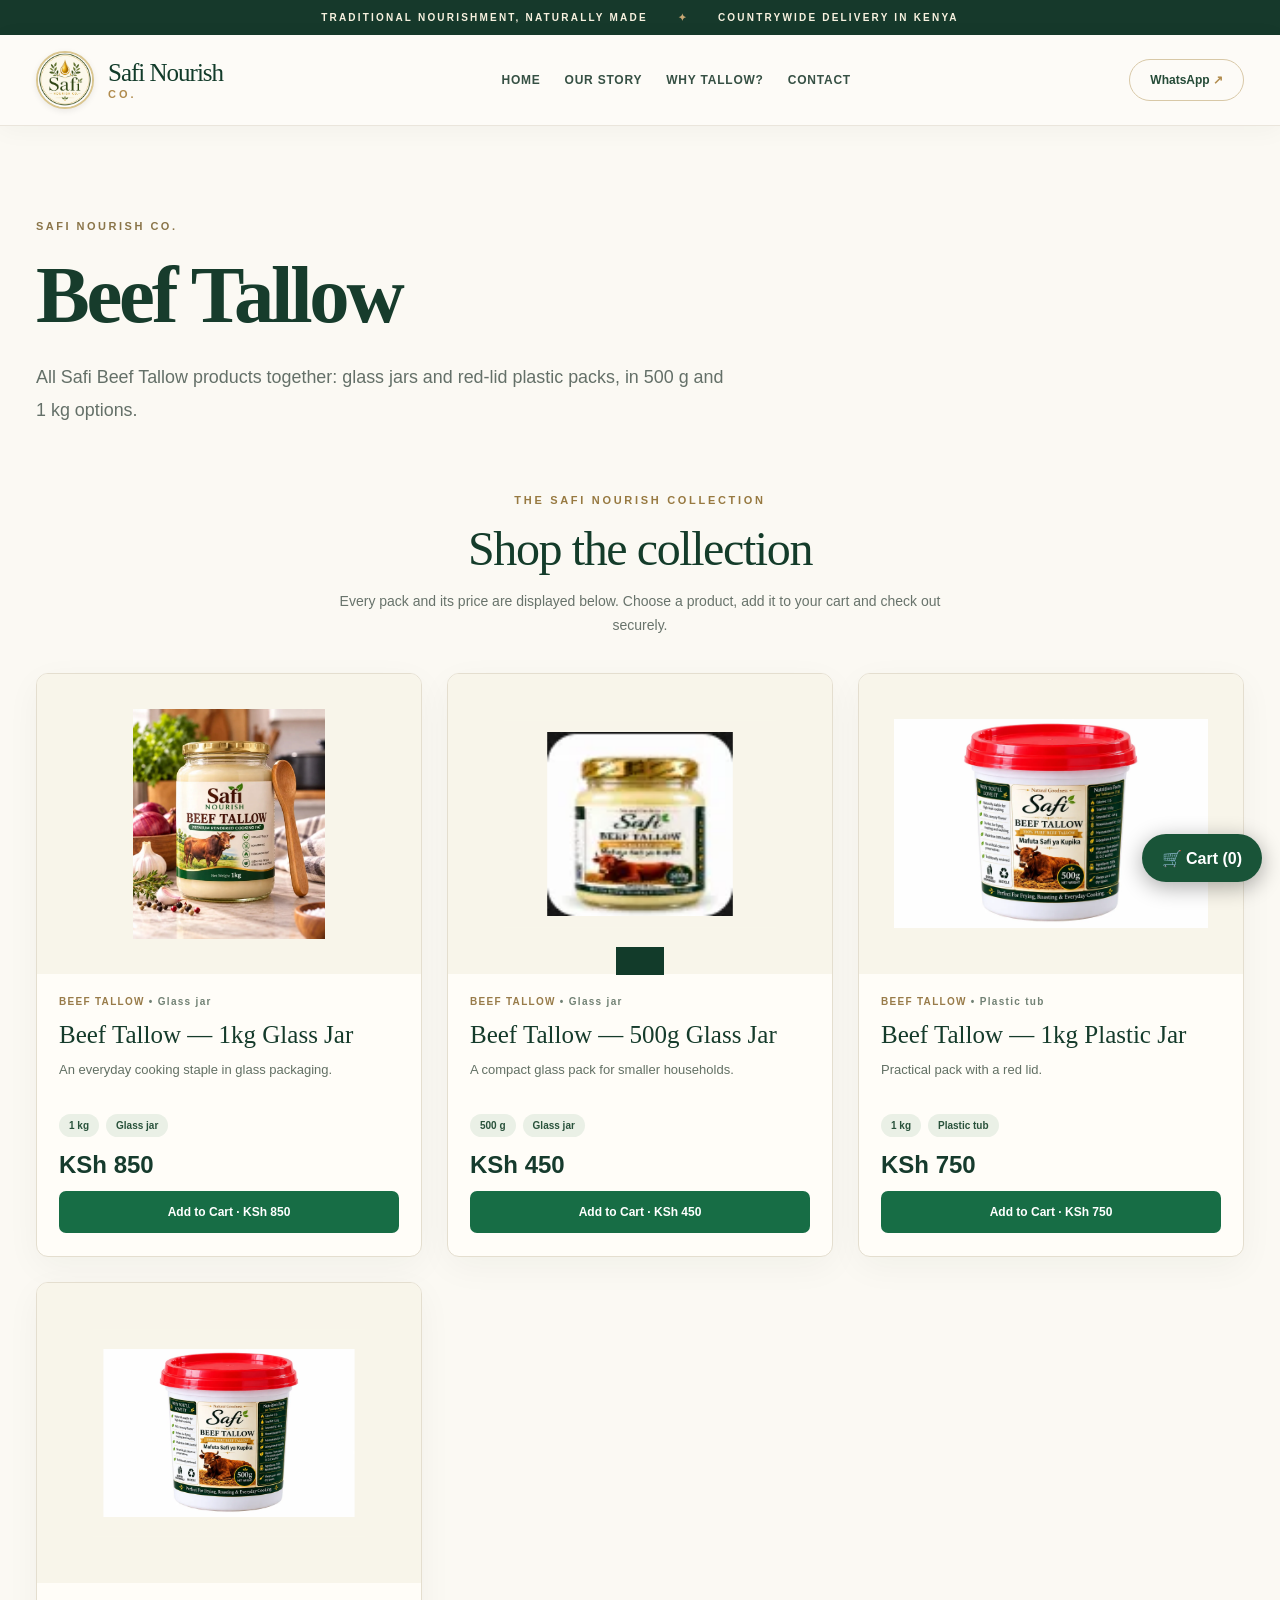
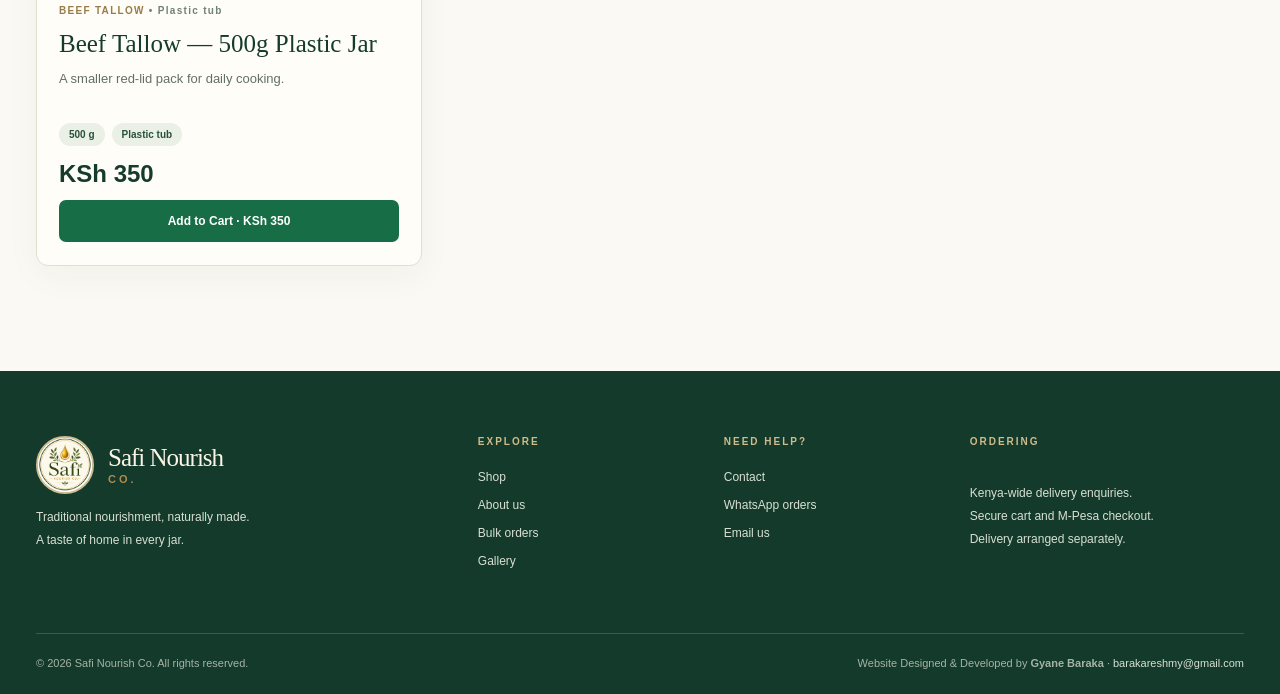
<file: beef.html>
<!DOCTYPE html>

<html lang="en"><head><meta charset="utf-8"/><meta content="width=device-width,initial-scale=1" name="viewport"/><meta content="#163b2a" name="theme-color"/><meta content="Shop Safi Nourish beef tallow for everyday cooking. Explore 500g and 1kg jars and containers, plus bulk options. Order online with M-Pesa." name="description"/><title>Beef Tallow in Kenya | Safi Nourish</title><link href="assets/favicon.webp" rel="icon" type="image/png"/><link href="styles.css" rel="stylesheet"/><script defer="" src="app.js"></script><script defer src="safi-checkout.js?v=live-ready-20261015"></script>
<link rel="canonical" href="https://safi-nourish-co.pages.dev/beef.html"/><meta property="og:type" content="website"/><meta property="og:site_name" content="Safi Nourish Co."/><meta property="og:title" content="Beef Tallow in Kenya | Safi Nourish"/><meta property="og:description" content="Shop Safi Nourish beef tallow for everyday cooking. Explore 500g and 1kg jars and containers, plus bulk options. Order online with M-Pesa."/><meta property="og:url" content="https://safi-nourish-co.pages.dev/beef.html"/><meta property="og:locale" content="en_KE"/></head><body><div class="announcement">TRADITIONAL NOURISHMENT, NATURALLY MADE <span class="dot">✦</span> COUNTRYWIDE DELIVERY IN KENYA</div><header class="site-header">
<div class="shell nav-wrap">
<a aria-label="Safi Nourish home" class="brand" href="index.html"><img alt="Safi Nourish Co. logo" class="brand-logo-img" src="assets/real-logo.webp"/><span class="brand-words"><strong>Safi Nourish</strong><small>CO.</small></span></a>
<button aria-controls="navigation" aria-expanded="false" aria-label="Open navigation" class="menu-toggle" id="menu-toggle">☰</button>
<nav aria-label="Main navigation" class="navigation" id="navigation"><a href="index.html">Home</a><a href="about.html">Our Story</a><a href="why-tallow.html">Why Tallow?</a><a href="contact.html">Contact</a></nav>
<div class="nav-actions"><a class="whatsapp-link" href="https://wa.me/254740450447" rel="noopener" target="_blank">WhatsApp <span>↗</span></a></div>
</div>
</header><main><section class="page-intro shell shelf-page-intro"><span class="eyebrow">SAFI NOURISH CO.</span><h1>Beef Tallow</h1><p>All Safi Beef Tallow products together: glass jars and red-lid plastic packs, in 500 g and 1 kg options.</p></section><section class="shelf-wrap shell"><div class="shelf-heading"><span>THE SAFI NOURISH COLLECTION</span><h2>Shop the collection</h2><p>Every pack and its price are displayed below. Choose a product, add it to your cart and check out securely.</p></div><div class="shelf-grid"><article class="shelf-card"><div class="shelf-image"><img alt="Beef Tallow — 1kg Glass Jar — Safi Nourish product presentation" loading="lazy" src="assets/actual-beef-glass-1kg.webp"/></div><div class="shelf-content"><div class="shelf-eyebrow">BEEF TALLOW <span>• Glass jar</span></div><h3>Beef Tallow — 1kg Glass Jar</h3><p>An everyday cooking staple in glass packaging.</p><div class="shelf-chips"><span>1 kg</span><span>Glass jar</span></div><div class="shelf-price">KSh 850</div><a data-safi-sku="beef-glass-1000" class="shelf-order" href="#safi-cart">Add to Cart</a></div></article><article class="shelf-card"><div class="shelf-image small-pack"><img alt="Beef Tallow — 500g Glass Jar — Safi Nourish product presentation" loading="lazy" src="assets/actual-beef-glass-500g.webp"/></div><div class="shelf-content"><div class="shelf-eyebrow">BEEF TALLOW <span>• Glass jar</span></div><h3>Beef Tallow — 500g Glass Jar</h3><p>A compact glass pack for smaller households.</p><div class="shelf-chips"><span>500 g</span><span>Glass jar</span></div><div class="shelf-price">KSh 450</div><a data-safi-sku="beef-glass-500" class="shelf-order" href="#safi-cart">Add to Cart</a></div></article><article class="shelf-card"><div class="shelf-image"><img alt="Beef Tallow — 1kg Plastic Jar — Safi Nourish product presentation" loading="lazy" src="assets/actual-beef-plastic-1kg.webp"/></div><div class="shelf-content"><div class="shelf-eyebrow">BEEF TALLOW <span>• Plastic tub</span></div><h3>Beef Tallow — 1kg Plastic Jar</h3><p>Practical pack with a red lid.</p><div class="shelf-chips"><span>1 kg</span><span>Plastic tub</span></div><div class="shelf-price">KSh 750</div><a data-safi-sku="beef-plastic-1000" class="shelf-order" href="#safi-cart">Add to Cart</a></div></article><article class="shelf-card"><div class="shelf-image small-pack"><img alt="Beef Tallow — 500g Plastic Jar — Safi Nourish product presentation" loading="lazy" src="assets/actual-beef-plastic-500g.webp"/></div><div class="shelf-content"><div class="shelf-eyebrow">BEEF TALLOW <span>• Plastic tub</span></div><h3>Beef Tallow — 500g Plastic Jar</h3><p>A smaller red-lid pack for daily cooking.</p><div class="shelf-chips"><span>500 g</span><span>Plastic tub</span></div><div class="shelf-price">KSh 350</div><a data-safi-sku="beef-plastic-500" class="shelf-order" href="#safi-cart">Add to Cart</a></div></article></div></section></main><footer><div class="shell footer-main"><div><a class="brand footer-brand" href="index.html"><img alt="Safi Nourish Co. logo" class="brand-logo-img" src="assets/real-logo.webp"/><span class="brand-words"><strong>Safi Nourish</strong><small>CO.</small></span></a><p>Traditional nourishment, naturally made.<br/>A taste of home in every jar.</p></div><div><strong>EXPLORE</strong><a href="shop.html">Shop</a><a href="about.html">About us</a><a href="bulk.html">Bulk orders</a><a href="gallery.html">Gallery</a></div><div><strong>NEED HELP?</strong><a href="contact.html">Contact</a><a href="https://wa.me/254740450447" rel="noopener" target="_blank">WhatsApp orders</a><a href="mailto:info@safinourish.co.ke" rel="noopener noreferrer" target="_blank" title="Compose an email in Gmail to Safi Nourish">Email us</a></div><div><strong>ORDERING</strong><p>Kenya-wide delivery enquiries.<br/>Secure cart and M-Pesa checkout.<br/>Delivery arranged separately.</p></div></div><div class="shell footer-bottom"><span>© <span id="year"></span> Safi Nourish Co. All rights reserved.</span><span>Website Designed &amp; Developed by <strong>Gyane Baraka</strong> · <a href="mailto:barakareshmy@gmail.com">barakareshmy@gmail.com</a></span></div></footer>
<div aria-live="polite" class="toast" id="toast" role="status"></div></body></html>
</file>
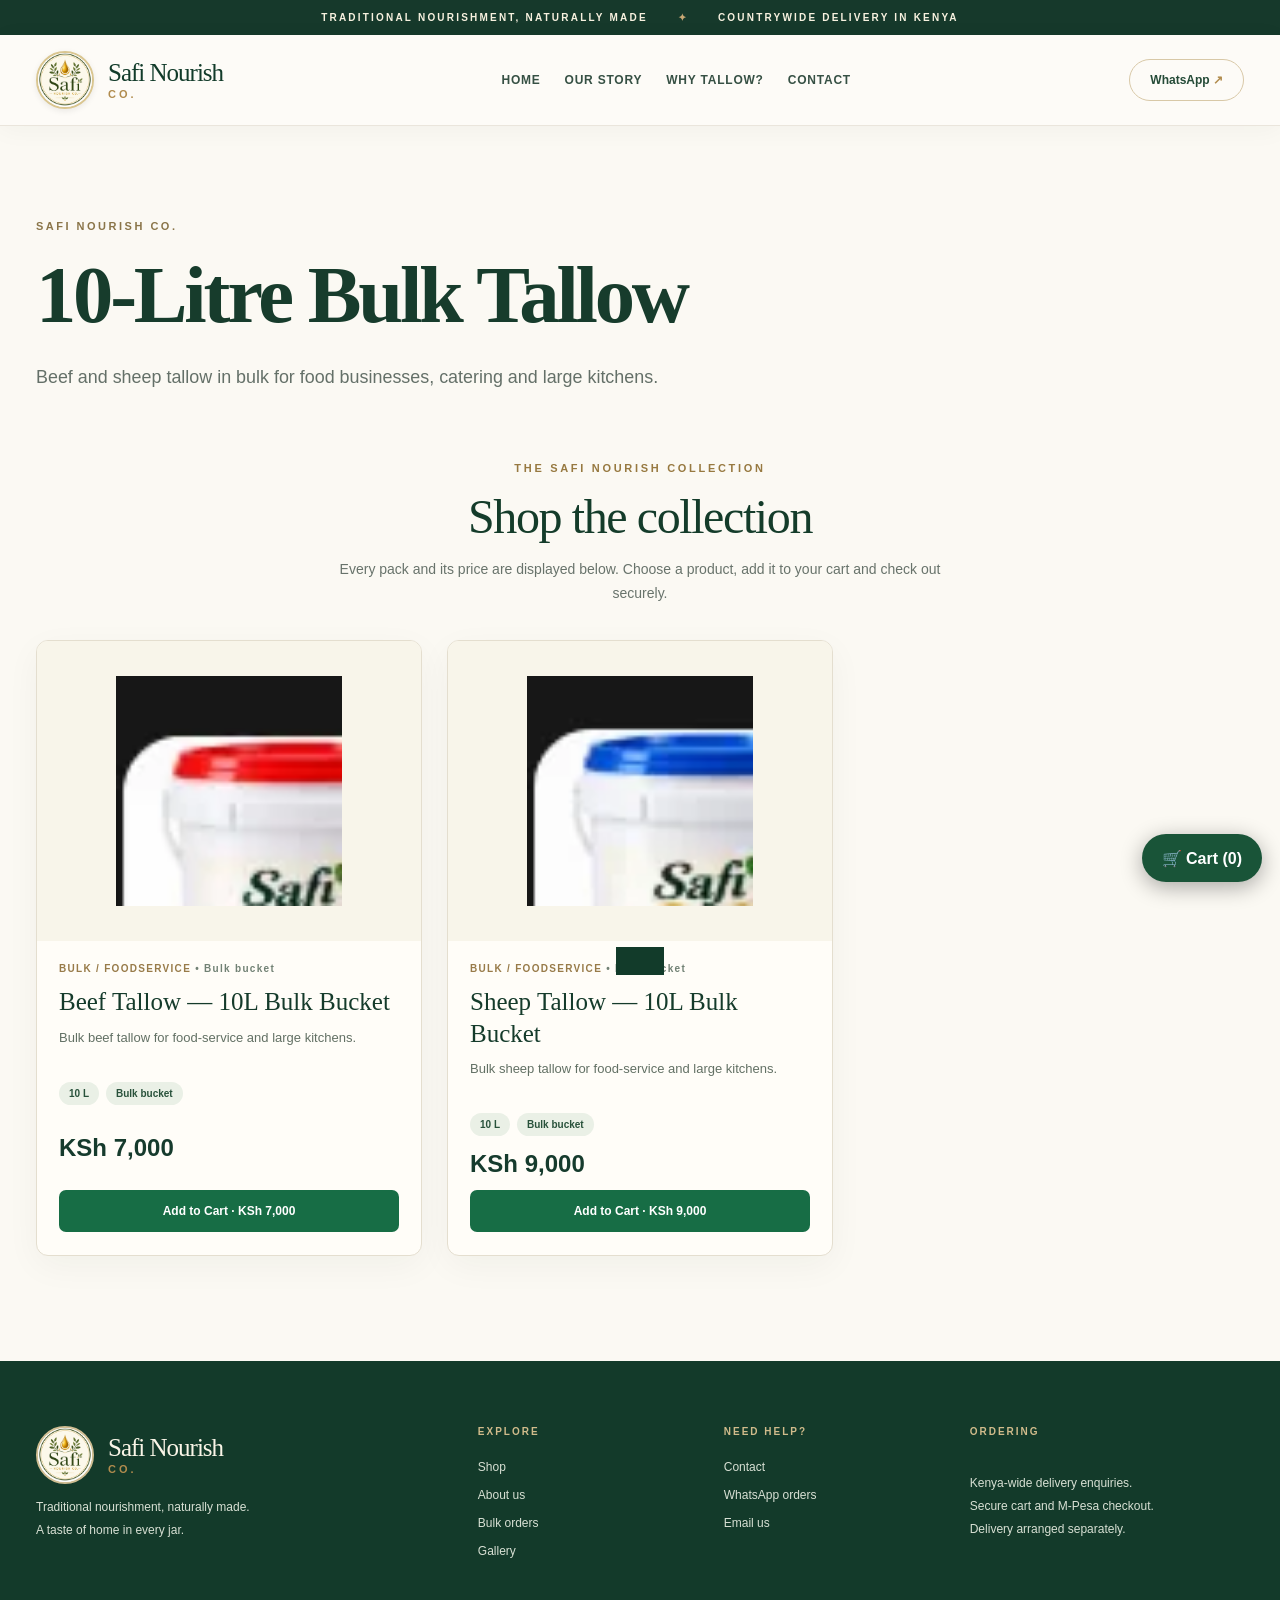
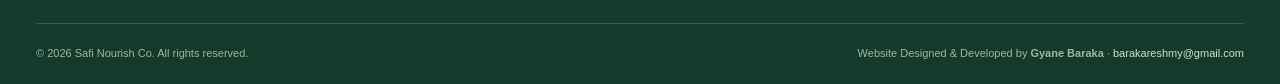
<file: bulk.html>
<!DOCTYPE html>

<html lang="en"><head><meta charset="utf-8"/><meta content="width=device-width,initial-scale=1" name="viewport"/><meta content="#163b2a" name="theme-color"/><meta content="Shop 10L bulk beef and sheep tallow buckets from Safi Nourish for cooking and foodservice. Order online; delivery charges arranged separately." name="description"/><title>Bulk Beef &amp; Sheep Tallow | Safi Nourish Kenya</title><link href="assets/favicon.webp" rel="icon" type="image/png"/><link href="styles.css" rel="stylesheet"/><script defer="" src="app.js"></script><script defer src="safi-checkout.js?v=live-ready-20261015"></script>
<link rel="canonical" href="https://safi-nourish-co.pages.dev/bulk.html"/><meta property="og:type" content="website"/><meta property="og:site_name" content="Safi Nourish Co."/><meta property="og:title" content="Bulk Beef &amp; Sheep Tallow | Safi Nourish Kenya"/><meta property="og:description" content="Shop 10L bulk beef and sheep tallow buckets from Safi Nourish for cooking and foodservice. Order online; delivery charges arranged separately."/><meta property="og:url" content="https://safi-nourish-co.pages.dev/bulk.html"/><meta property="og:locale" content="en_KE"/></head><body><div class="announcement">TRADITIONAL NOURISHMENT, NATURALLY MADE <span class="dot">✦</span> COUNTRYWIDE DELIVERY IN KENYA</div><header class="site-header">
<div class="shell nav-wrap">
<a aria-label="Safi Nourish home" class="brand" href="index.html"><img alt="Safi Nourish Co. logo" class="brand-logo-img" src="assets/real-logo.webp"/><span class="brand-words"><strong>Safi Nourish</strong><small>CO.</small></span></a>
<button aria-controls="navigation" aria-expanded="false" aria-label="Open navigation" class="menu-toggle" id="menu-toggle">☰</button>
<nav aria-label="Main navigation" class="navigation" id="navigation"><a href="index.html">Home</a><a href="about.html">Our Story</a><a href="why-tallow.html">Why Tallow?</a><a href="contact.html">Contact</a></nav>
<div class="nav-actions"><a class="whatsapp-link" href="https://wa.me/254740450447" rel="noopener" target="_blank">WhatsApp <span>↗</span></a></div>
</div>
</header><main><section class="page-intro shell shelf-page-intro"><span class="eyebrow">SAFI NOURISH CO.</span><h1>10-Litre Bulk Tallow</h1><p>Beef and sheep tallow in bulk for food businesses, catering and large kitchens.</p></section><section class="shelf-wrap shell"><div class="shelf-heading"><span>THE SAFI NOURISH COLLECTION</span><h2>Shop the collection</h2><p>Every pack and its price are displayed below. Choose a product, add it to your cart and check out securely.</p></div><div class="shelf-grid"><article class="shelf-card"><div class="shelf-image"><img alt="Beef Tallow — 10L Bulk Bucket — Safi Nourish product presentation" loading="lazy" src="assets/actual-beef-bulk-10l.webp"/></div><div class="shelf-content"><div class="shelf-eyebrow">BULK / FOODSERVICE <span>• Bulk bucket</span></div><h3>Beef Tallow — 10L Bulk Bucket</h3><p>Bulk beef tallow for food-service and large kitchens.</p><div class="shelf-chips"><span>10 L</span><span>Bulk bucket</span></div><div class="shelf-price">KSh 7,000</div><a data-safi-sku="beef-bulk-10000" class="shelf-order" href="#safi-cart">Add to Cart</a></div></article><article class="shelf-card"><div class="shelf-image"><img alt="Sheep Tallow — 10L Bulk Bucket — Safi Nourish product presentation" loading="lazy" src="assets/actual-sheep-bulk-10l.webp"/></div><div class="shelf-content"><div class="shelf-eyebrow">BULK / FOODSERVICE <span>• Bulk bucket</span></div><h3>Sheep Tallow — 10L Bulk Bucket</h3><p>Bulk sheep tallow for food-service and large kitchens.</p><div class="shelf-chips"><span>10 L</span><span>Bulk bucket</span></div><div class="shelf-price">KSh 9,000</div><a data-safi-sku="sheep-bulk-10000" class="shelf-order" href="#safi-cart">Add to Cart</a></div></article></div></section></main><footer><div class="shell footer-main"><div><a class="brand footer-brand" href="index.html"><img alt="Safi Nourish Co. logo" class="brand-logo-img" src="assets/real-logo.webp"/><span class="brand-words"><strong>Safi Nourish</strong><small>CO.</small></span></a><p>Traditional nourishment, naturally made.<br/>A taste of home in every jar.</p></div><div><strong>EXPLORE</strong><a href="shop.html">Shop</a><a href="about.html">About us</a><a href="bulk.html">Bulk orders</a><a href="gallery.html">Gallery</a></div><div><strong>NEED HELP?</strong><a href="contact.html">Contact</a><a href="https://wa.me/254740450447" rel="noopener" target="_blank">WhatsApp orders</a><a href="mailto:info@safinourish.co.ke" rel="noopener noreferrer" target="_blank" title="Compose an email in Gmail to Safi Nourish">Email us</a></div><div><strong>ORDERING</strong><p>Kenya-wide delivery enquiries.<br/>Secure cart and M-Pesa checkout.<br/>Delivery arranged separately.</p></div></div><div class="shell footer-bottom"><span>© <span id="year"></span> Safi Nourish Co. All rights reserved.</span><span>Website Designed &amp; Developed by <strong>Gyane Baraka</strong> · <a href="mailto:barakareshmy@gmail.com">barakareshmy@gmail.com</a></span></div></footer>
<div aria-live="polite" class="toast" id="toast" role="status"></div></body></html>
</file>
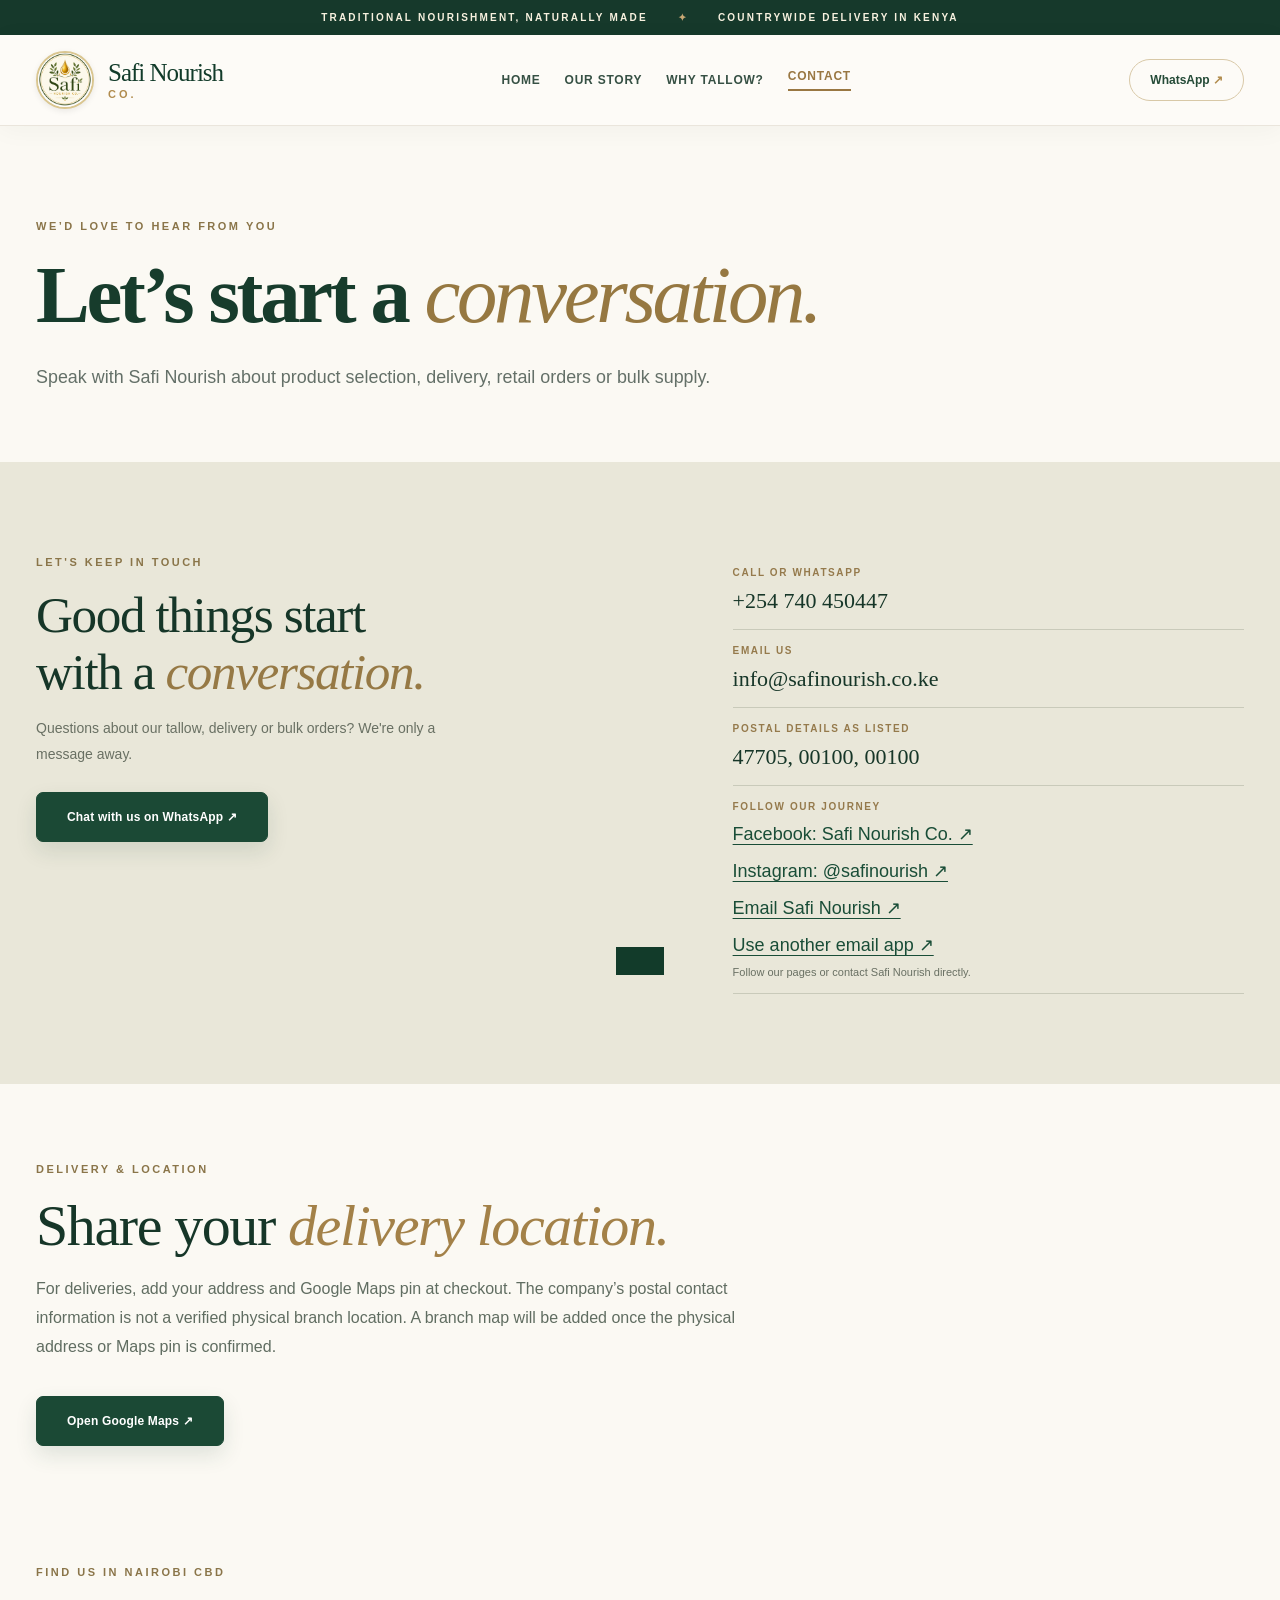
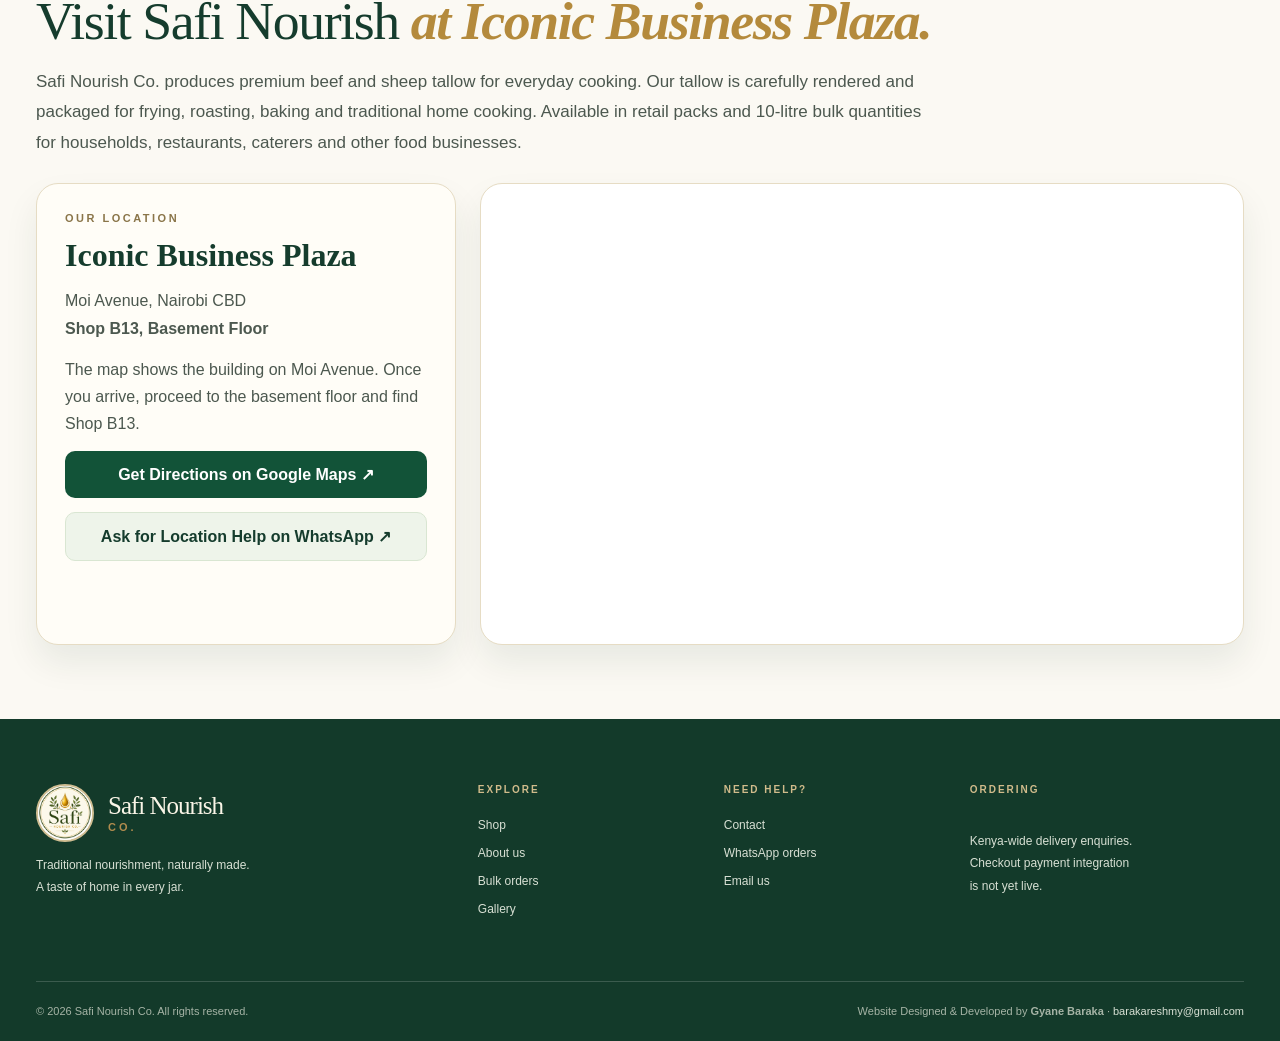
<file: contact.html>
<!DOCTYPE html>

<html lang="en"><head><meta charset="utf-8"/><meta content="width=device-width,initial-scale=1" name="viewport"/><meta content="#163b2a" name="theme-color"/><meta content="Contact Safi Nourish Co. about beef and sheep tallow orders, product questions, collection and delivery arrangements in Kenya." name="description"/><title>Contact Safi Nourish | Orders &amp; Delivery</title><link href="assets/favicon.webp" rel="icon" type="image/png"/><link href="styles.css" rel="stylesheet"/><script defer="" src="app.js"></script>
<link rel="canonical" href="https://safi-nourish-co.pages.dev/contact.html"/><meta property="og:type" content="website"/><meta property="og:site_name" content="Safi Nourish Co."/><meta property="og:title" content="Contact Safi Nourish | Orders &amp; Delivery"/><meta property="og:description" content="Contact Safi Nourish Co. about beef and sheep tallow orders, product questions, collection and delivery arrangements in Kenya."/><meta property="og:url" content="https://safi-nourish-co.pages.dev/contact.html"/><meta property="og:locale" content="en_KE"/></head><body><div class="announcement">TRADITIONAL NOURISHMENT, NATURALLY MADE <span class="dot">✦</span> COUNTRYWIDE DELIVERY IN KENYA</div><header class="site-header">
<div class="shell nav-wrap">
<a aria-label="Safi Nourish home" class="brand" href="index.html"><img alt="Safi Nourish Co. logo" class="brand-logo-img" src="assets/real-logo.webp"/><span class="brand-words"><strong>Safi Nourish</strong><small>CO.</small></span></a>
<button aria-controls="navigation" aria-expanded="false" aria-label="Open navigation" class="menu-toggle" id="menu-toggle">☰</button>
<nav aria-label="Main navigation" class="navigation" id="navigation"><a href="index.html">Home</a><a href="about.html">Our Story</a><a href="why-tallow.html">Why Tallow?</a><a aria-current="page" class="active" href="contact.html">Contact</a></nav>
<div class="nav-actions"><a class="whatsapp-link" href="https://wa.me/254740450447" rel="noopener" target="_blank">WhatsApp <span>↗</span></a></div>
</div>
</header><main><section class="page-intro shell"><span class="eyebrow">WE’D LOVE TO HEAR FROM YOU</span><h1>Let’s start a <em>conversation.</em></h1><p>Speak with Safi Nourish about product selection, delivery, retail orders or bulk supply.</p></section><section class="contact-section" id="contact"><div class="shell contact-grid"><div><span class="eyebrow">LET'S KEEP IN TOUCH</span><h2>Good things start<br/>with a <em>conversation.</em></h2><p>Questions about our tallow, delivery or bulk orders? We're only a message away.</p><a class="button button-dark" href="https://wa.me/254740450447" rel="noopener" target="_blank">Chat with us on WhatsApp ↗</a></div><div class="contact-details"><div><small>CALL OR WHATSAPP</small><a href="tel:+254740450447">+254 740 450447</a></div><div><small>EMAIL US</small><a href="mailto:info@safinourish.co.ke" rel="noopener noreferrer" target="_blank" title="Compose an email in Gmail to Safi Nourish">info@safinourish.co.ke</a></div><div><small>POSTAL DETAILS AS LISTED</small><span>47705, 00100, 00100</span></div><div><small>FOLLOW OUR JOURNEY</small><div class="safi-social-links"><a href="https://www.facebook.com/profile.php?id=61592078907052" rel="noopener noreferrer" target="_blank" title="Visit Safi Nourish Co. on Facebook">Facebook: Safi Nourish Co. ↗</a><a href="https://instagram.com/safinourish?xtok=MXc1ZzN2YnJ2MG9iag%3D%3D" rel="noopener noreferrer" target="_blank">Instagram: @safinourish ↗</a><a href="mailto:info@safinourish.co.ke" rel="noopener noreferrer" target="_blank" title="Compose an email in Gmail to Safi Nourish">Email Safi Nourish ↗</a><a href="mailto:info@safinourish.co.ke">Use another email app ↗</a></div><p class="muted">Follow our pages or contact Safi Nourish directly.</p></div></div></div></section><section class="shell branch-location"><span class="eyebrow">DELIVERY &amp; LOCATION</span><h2>Share your <em>delivery location.</em></h2><p>For deliveries, add your address and Google Maps pin at checkout. The company’s postal contact information is not a verified physical branch location. A branch map will be added once the physical address or Maps pin is confirmed.</p><a class="button button-dark" href="https://www.google.com/maps" rel="noopener" target="_blank">Open Google Maps ↗</a></section><section class="safi-location shell" id="visit-us">
<div class="safi-location-intro"><span class="eyebrow">FIND US IN NAIROBI CBD</span><h2>Visit Safi Nourish <em>at Iconic Business Plaza.</em></h2><p>Safi Nourish Co. produces premium beef and sheep tallow for everyday cooking. Our tallow is carefully rendered and packaged for frying, roasting, baking and traditional home cooking. Available in retail packs and 10-litre bulk quantities for households, restaurants, caterers and other food businesses.</p></div>
<div class="safi-map-grid"><div class="safi-address-card"><span class="eyebrow">OUR LOCATION</span><h3>Iconic Business Plaza</h3><p>Moi Avenue, Nairobi CBD<br/><strong>Shop B13, Basement Floor</strong></p><p class="safi-address-note">The map shows the building on Moi Avenue. Once you arrive, proceed to the basement floor and find Shop B13.</p><a class="safi-direction-button" href="https://www.google.com/maps/dir/?api=1&amp;destination=Iconic%20Business%20Plaza%2C%20Moi%20Avenue%2C%20Nairobi%2C%20Kenya" rel="noopener noreferrer" target="_blank">Get Directions on Google Maps ↗</a><a class="safi-whatsapp-button" href="https://wa.me/254740450447?text=Hello%20Safi%20Nourish%2C%20I%20need%20help%20finding%20Shop%20B13%20at%20Iconic%20Business%20Plaza." rel="noopener noreferrer" target="_blank">Ask for Location Help on WhatsApp ↗</a></div><div class="safi-map-frame"><iframe allowfullscreen="" loading="lazy" referrerpolicy="no-referrer-when-downgrade" src="https://www.google.com/maps?q=Iconic%20Business%20Plaza%2C%20Moi%20Avenue%2C%20Nairobi%2C%20Kenya&amp;output=embed" title="Google Map showing Iconic Business Plaza on Moi Avenue Nairobi"></iframe></div></div>
</section></main><footer><div class="shell footer-main"><div><a class="brand footer-brand" href="index.html"><img alt="Safi Nourish Co. logo" class="brand-logo-img" src="assets/real-logo.webp"/><span class="brand-words"><strong>Safi Nourish</strong><small>CO.</small></span></a><p>Traditional nourishment, naturally made.<br/>A taste of home in every jar.</p></div><div><strong>EXPLORE</strong><a href="shop.html">Shop</a><a href="about.html">About us</a><a href="bulk.html">Bulk orders</a><a href="gallery.html">Gallery</a></div><div><strong>NEED HELP?</strong><a href="contact.html">Contact</a><a href="https://wa.me/254740450447" rel="noopener" target="_blank">WhatsApp orders</a><a href="mailto:info@safinourish.co.ke" rel="noopener noreferrer" target="_blank" title="Compose an email in Gmail to Safi Nourish">Email us</a></div><div><strong>ORDERING</strong><p>Kenya-wide delivery enquiries.<br/>Checkout payment integration<br/>is not yet live.</p></div></div><div class="shell footer-bottom"><span>© <span id="year"></span> Safi Nourish Co. All rights reserved.</span><span>Website Designed &amp; Developed by <strong>Gyane Baraka</strong> · <a href="mailto:barakareshmy@gmail.com">barakareshmy@gmail.com</a></span></div></footer>
<div aria-live="polite" class="toast" id="toast" role="status"></div></body></html>
</file>
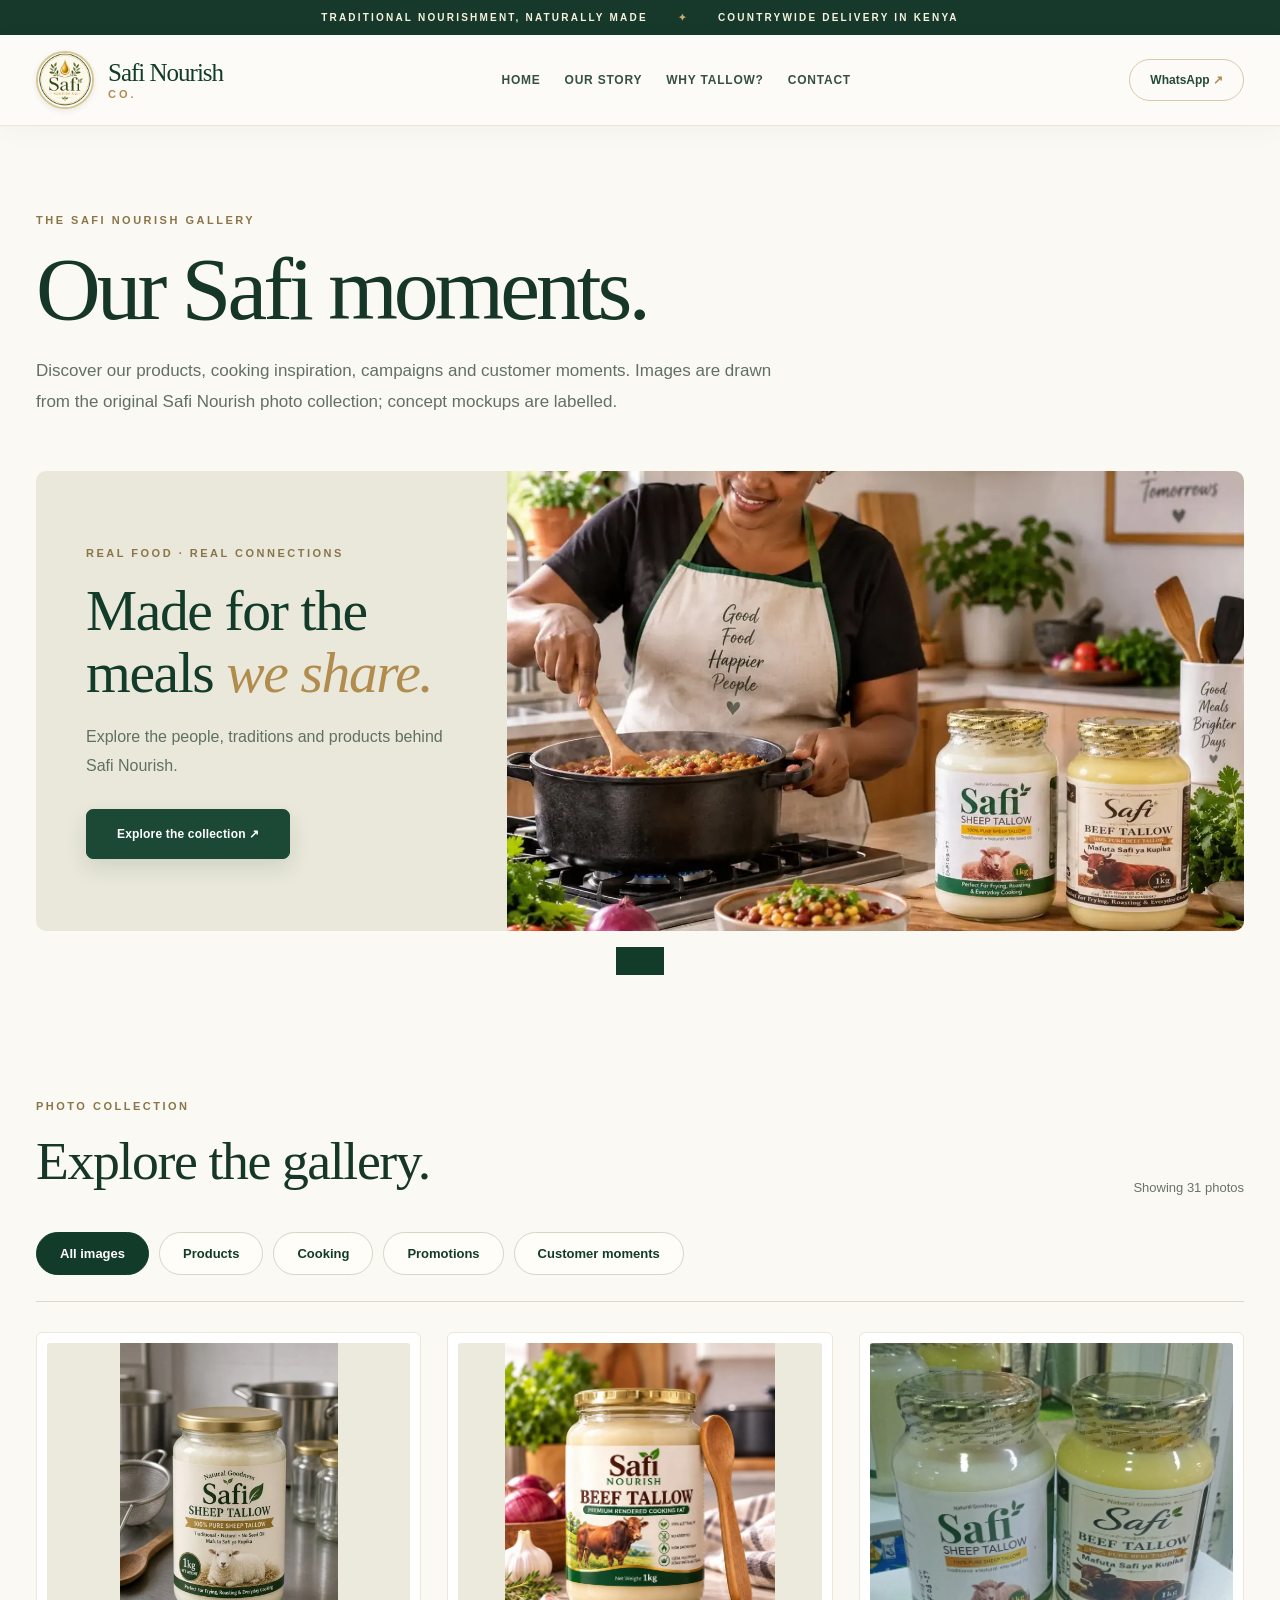
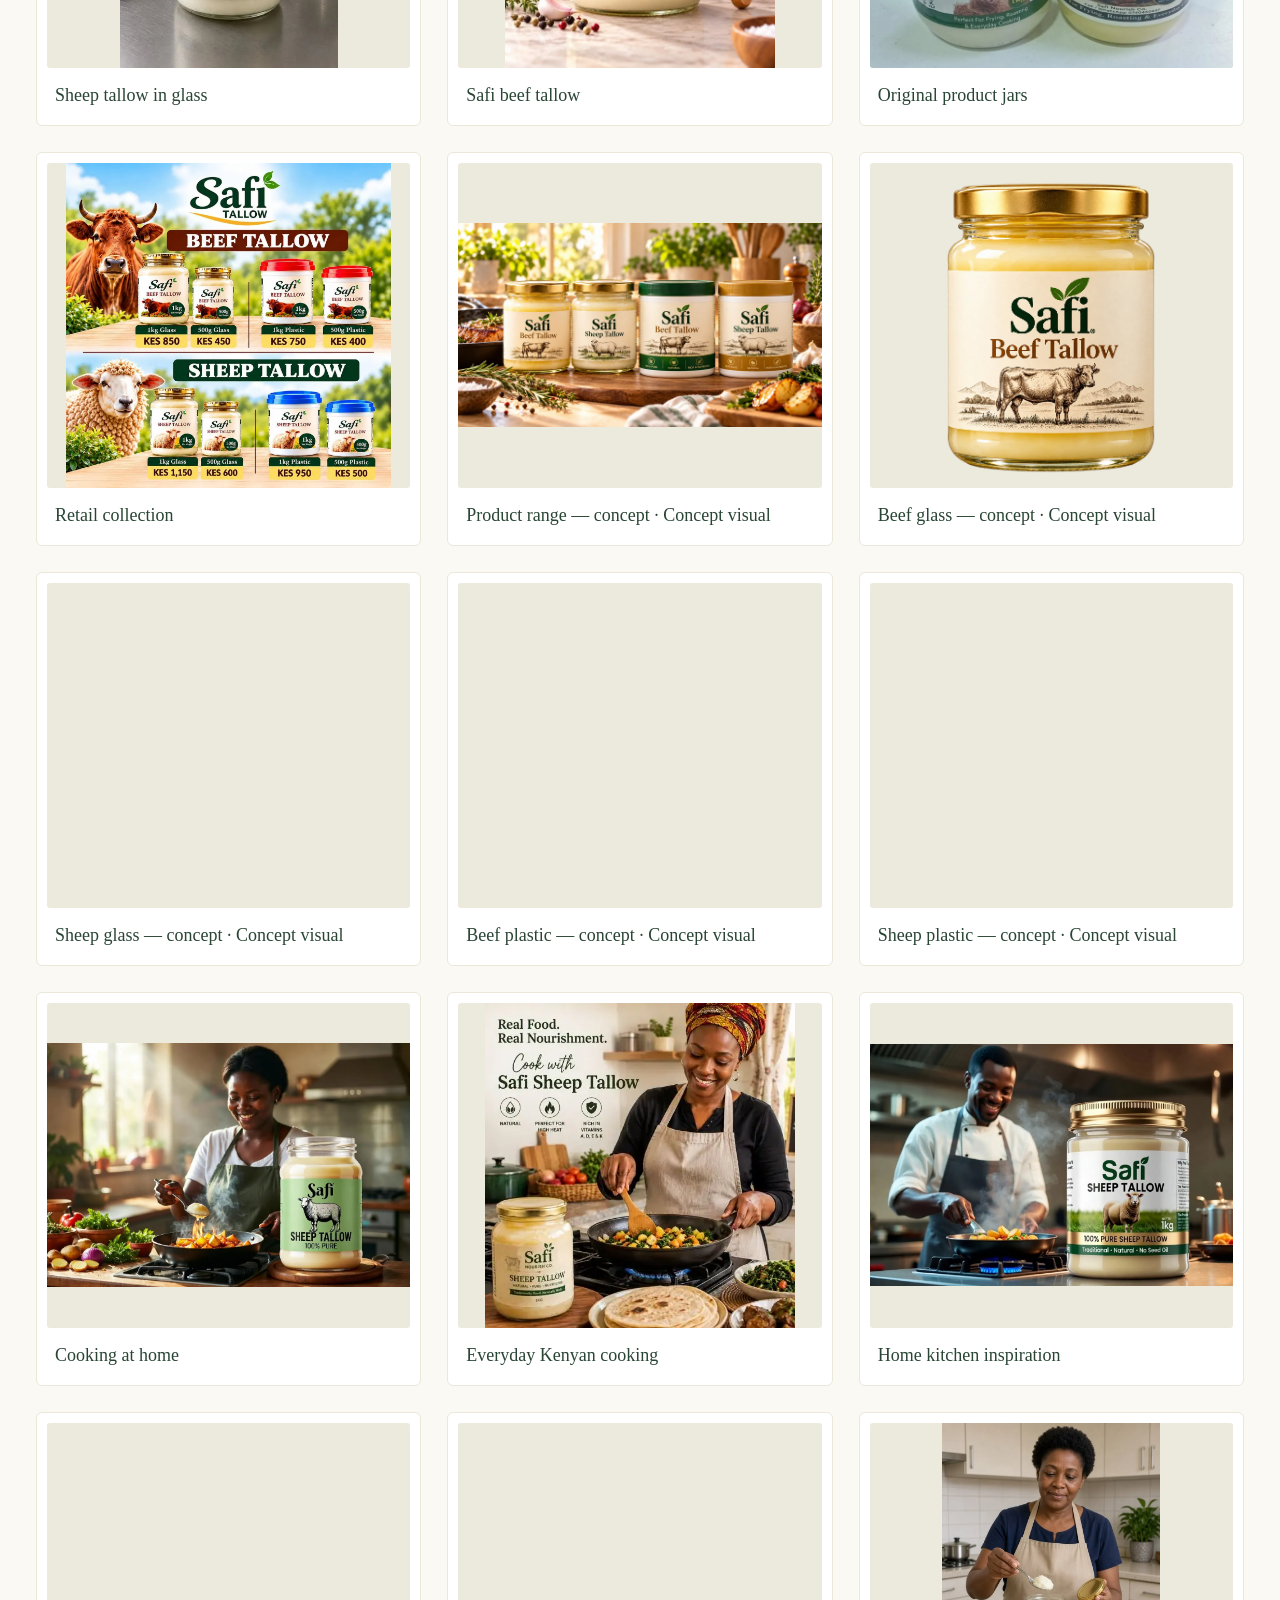
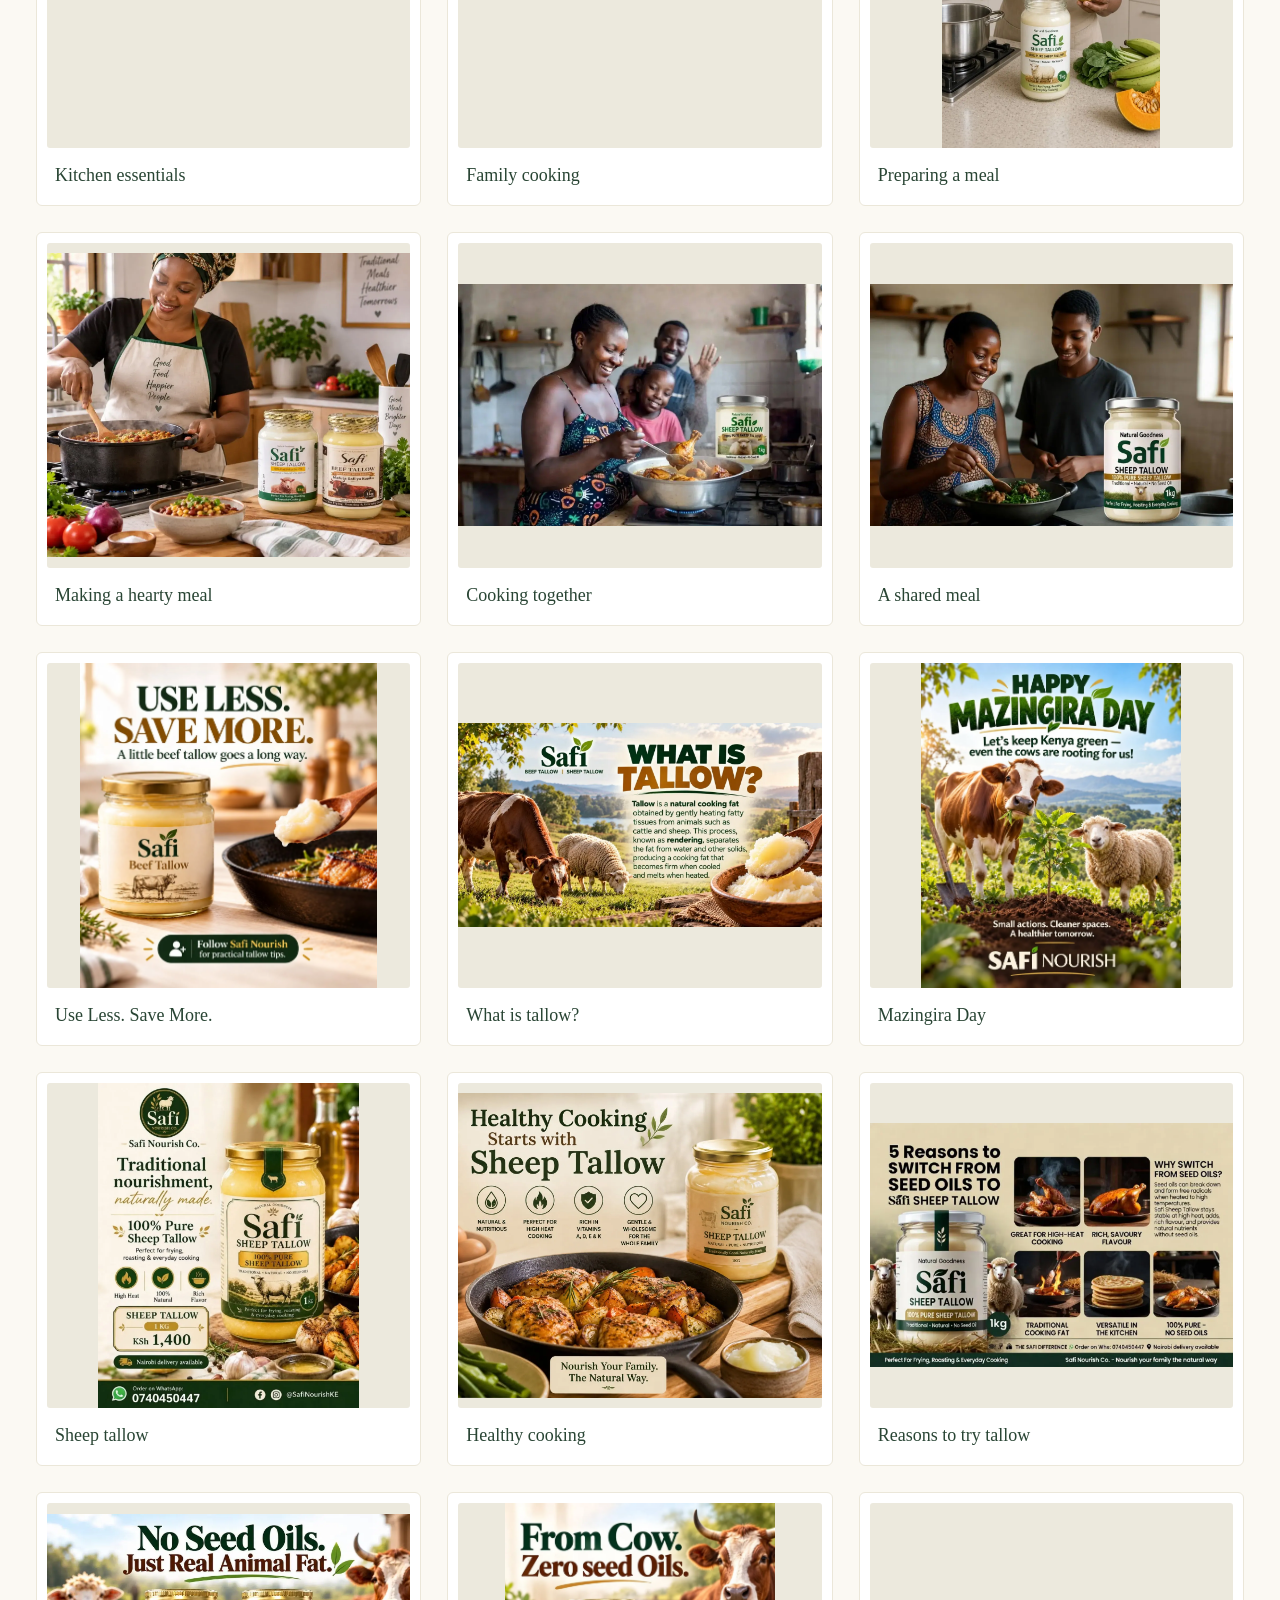
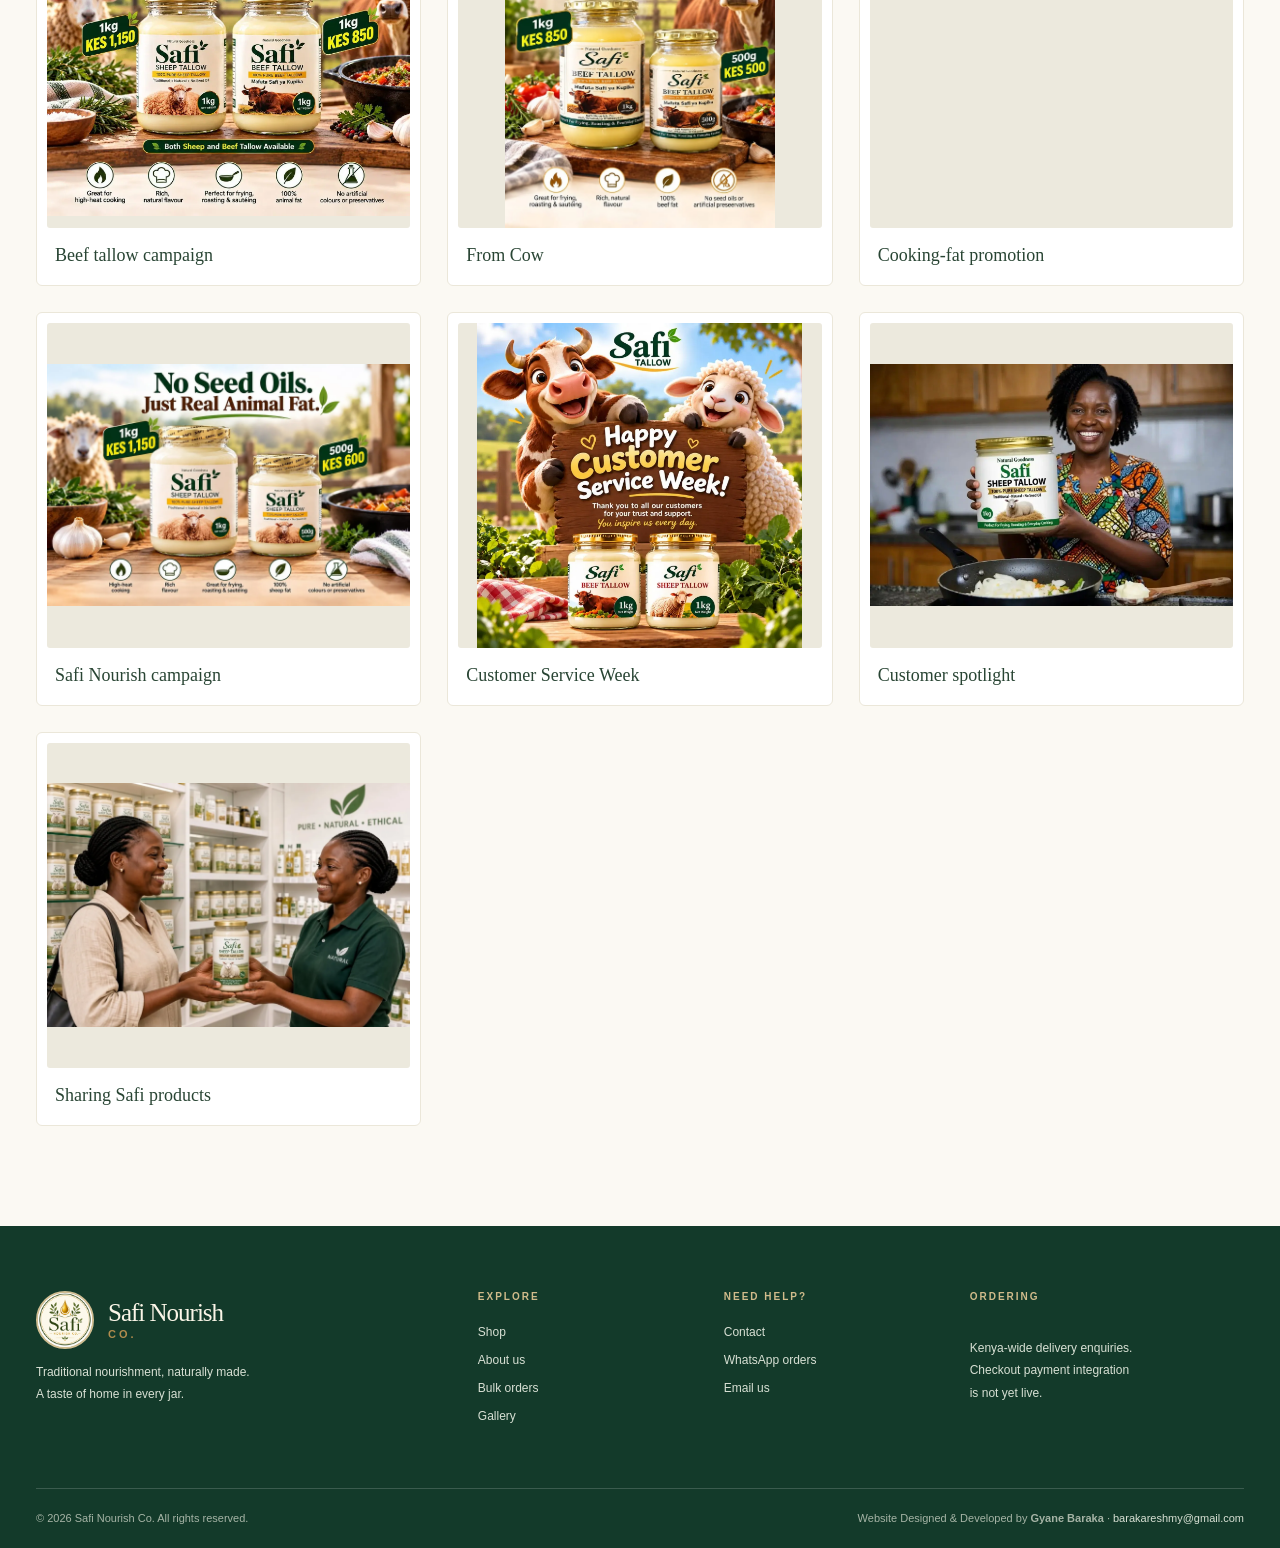
<file: gallery.html>
<!DOCTYPE html>

<html lang="en"><head><meta charset="utf-8"/><meta content="width=device-width,initial-scale=1" name="viewport"/><meta content="#163b2a" name="theme-color"/><meta content="Explore Safi Nourish Co. product photographs and packaging for beef and sheep tallow in jars, containers and bulk buckets." name="description"/><title>Safi Nourish Gallery | Tallow Products</title><link href="styles.css" rel="stylesheet"/><script defer="" src="app.js"></script>
<link rel="canonical" href="https://safi-nourish-co.pages.dev/gallery.html"/><meta property="og:type" content="website"/><meta property="og:site_name" content="Safi Nourish Co."/><meta property="og:title" content="Safi Nourish Gallery | Tallow Products"/><meta property="og:description" content="Explore Safi Nourish Co. product photographs and packaging for beef and sheep tallow in jars, containers and bulk buckets."/><meta property="og:url" content="https://safi-nourish-co.pages.dev/gallery.html"/><meta property="og:locale" content="en_KE"/></head><body><div class="announcement">TRADITIONAL NOURISHMENT, NATURALLY MADE <span class="dot">✦</span> COUNTRYWIDE DELIVERY IN KENYA</div><header class="site-header">
<div class="shell nav-wrap">
<a aria-label="Safi Nourish home" class="brand" href="index.html"><img alt="Safi Nourish Co. logo" class="brand-logo-img" src="assets/real-logo.webp"/><span class="brand-words"><strong>Safi Nourish</strong><small>CO.</small></span></a>
<button aria-controls="navigation" aria-expanded="false" aria-label="Open navigation" class="menu-toggle" id="menu-toggle">☰</button>
<nav aria-label="Main navigation" class="navigation" id="navigation"><a href="index.html">Home</a><a href="about.html">Our Story</a><a href="why-tallow.html">Why Tallow?</a><a href="contact.html">Contact</a></nav>
<div class="nav-actions"><a class="whatsapp-link" href="https://wa.me/254740450447" rel="noopener" target="_blank">WhatsApp <span>↗</span></a></div>
</div>
</header><main><section class="gallery-heading shell"><span class="eyebrow">THE SAFI NOURISH GALLERY</span><h1>Our Safi moments.</h1><p>Discover our products, cooking inspiration, campaigns and customer moments. Images are drawn from the original Safi Nourish photo collection; concept mockups are labelled.</p></section><section class="gallery-feature shell"><div class="gallery-feature-copy"><span class="eyebrow">REAL FOOD · REAL CONNECTIONS</span><h2>Made for the meals <em>we share.</em></h2><p>Explore the people, traditions and products behind Safi Nourish.</p><a class="button button-dark" href="shop.html">Explore the collection ↗</a></div><img alt="A Safi Nourish kitchen cooking scene" height="1148" src="assets/real-cooking-07.webp" width="1370"/></section><section class="shell gallery-collection" id="gallery-collection"><div class="gallery-topline"><div><span class="eyebrow">PHOTO COLLECTION</span><h2>Explore the gallery.</h2></div><p aria-live="polite" id="gallery-count"></p></div><div aria-label="Filter gallery by category" class="gallery-filter" role="group"><button aria-pressed="true" class="filter-chip selected" data-filter="all" type="button">All images</button><button aria-pressed="false" class="filter-chip" data-filter="products" type="button">Products</button><button aria-pressed="false" class="filter-chip" data-filter="cooking" type="button">Cooking</button><button aria-pressed="false" class="filter-chip" data-filter="promotions" type="button">Promotions</button><button aria-pressed="false" class="filter-chip" data-filter="customer-moments" type="button">Customer moments</button></div><div class="safi-gallery-grid" id="gallery-items"><figure class="safi-gallery-card" data-category="products"><a aria-label="Open Sheep tallow in glass image in photo viewer" class="gallery-zoom" href="assets/real-product-01.webp" rel="noopener"><img alt="Sheep tallow in glass" decoding="async" loading="lazy" src="assets/real-product-01.webp"/></a><figcaption>Sheep tallow in glass</figcaption></figure><figure class="safi-gallery-card" data-category="products"><a aria-label="Open Safi beef tallow image in photo viewer" class="gallery-zoom" href="assets/real-product-03.webp" rel="noopener"><img alt="Safi beef tallow" decoding="async" loading="lazy" src="assets/real-product-03.webp"/></a><figcaption>Safi beef tallow</figcaption></figure><figure class="safi-gallery-card" data-category="products"><a aria-label="Open Original product jars image in photo viewer" class="gallery-zoom" href="assets/real-product-02.webp" rel="noopener"><img alt="Original product jars" decoding="async" loading="lazy" src="assets/real-product-02.webp"/></a><figcaption>Original product jars</figcaption></figure><figure class="safi-gallery-card" data-category="products"><a aria-label="Open Retail collection image in photo viewer" class="gallery-zoom" href="assets/real-price-list.webp" rel="noopener"><img alt="Retail collection" decoding="async" loading="lazy" src="assets/real-price-list.webp"/></a><figcaption>Retail collection</figcaption></figure><figure class="safi-gallery-card" data-category="products"><a aria-label="Open Product range — concept image in photo viewer" class="gallery-zoom" href="assets/safi-product-family.webp" rel="noopener"><img alt="Product range — concept" decoding="async" loading="lazy" src="assets/safi-product-family.webp"/></a><figcaption>Product range — concept · Concept visual</figcaption></figure><figure class="safi-gallery-card" data-category="products"><a aria-label="Open Beef glass — concept image in photo viewer" class="gallery-zoom" href="assets/safi-beef-glass.webp" rel="noopener"><img alt="Beef glass — concept" decoding="async" loading="lazy" src="assets/safi-beef-glass.webp"/></a><figcaption>Beef glass — concept · Concept visual</figcaption></figure><figure class="safi-gallery-card" data-category="products"><a aria-label="Open Sheep glass — concept image in photo viewer" class="gallery-zoom" href="assets/safi-sheep-glass.webp" rel="noopener"><img alt="Sheep glass — concept" decoding="async" loading="lazy" src="assets/safi-sheep-glass.webp"/></a><figcaption>Sheep glass — concept · Concept visual</figcaption></figure><figure class="safi-gallery-card" data-category="products"><a aria-label="Open Beef plastic — concept image in photo viewer" class="gallery-zoom" href="assets/safi-beef-plastic.webp" rel="noopener"><img alt="Beef plastic — concept" decoding="async" loading="lazy" src="assets/safi-beef-plastic.webp"/></a><figcaption>Beef plastic — concept · Concept visual</figcaption></figure><figure class="safi-gallery-card" data-category="products"><a aria-label="Open Sheep plastic — concept image in photo viewer" class="gallery-zoom" href="assets/safi-sheep-plastic.webp" rel="noopener"><img alt="Sheep plastic — concept" decoding="async" loading="lazy" src="assets/safi-sheep-plastic.webp"/></a><figcaption>Sheep plastic — concept · Concept visual</figcaption></figure><figure class="safi-gallery-card" data-category="cooking"><a aria-label="Open Cooking at home image in photo viewer" class="gallery-zoom" href="assets/real-cooking-01.webp" rel="noopener"><img alt="Cooking at home" decoding="async" loading="lazy" src="assets/real-cooking-01.webp"/></a><figcaption>Cooking at home</figcaption></figure><figure class="safi-gallery-card" data-category="cooking"><a aria-label="Open Everyday Kenyan cooking image in photo viewer" class="gallery-zoom" href="assets/real-cooking-02.webp" rel="noopener"><img alt="Everyday Kenyan cooking" decoding="async" loading="lazy" src="assets/real-cooking-02.webp"/></a><figcaption>Everyday Kenyan cooking</figcaption></figure><figure class="safi-gallery-card" data-category="cooking"><a aria-label="Open Home kitchen inspiration image in photo viewer" class="gallery-zoom" href="assets/real-cooking-03.webp" rel="noopener"><img alt="Home kitchen inspiration" decoding="async" loading="lazy" src="assets/real-cooking-03.webp"/></a><figcaption>Home kitchen inspiration</figcaption></figure><figure class="safi-gallery-card" data-category="cooking"><a aria-label="Open Kitchen essentials image in photo viewer" class="gallery-zoom" href="assets/real-cooking-04.webp" rel="noopener"><img alt="Kitchen essentials" decoding="async" loading="lazy" src="assets/real-cooking-04.webp"/></a><figcaption>Kitchen essentials</figcaption></figure><figure class="safi-gallery-card" data-category="cooking"><a aria-label="Open Family cooking image in photo viewer" class="gallery-zoom" href="assets/real-cooking-05.webp" rel="noopener"><img alt="Family cooking" decoding="async" loading="lazy" src="assets/real-cooking-05.webp"/></a><figcaption>Family cooking</figcaption></figure><figure class="safi-gallery-card" data-category="cooking"><a aria-label="Open Preparing a meal image in photo viewer" class="gallery-zoom" href="assets/real-cooking-06.webp" rel="noopener"><img alt="Preparing a meal" decoding="async" loading="lazy" src="assets/real-cooking-06.webp"/></a><figcaption>Preparing a meal</figcaption></figure><figure class="safi-gallery-card" data-category="cooking"><a aria-label="Open Making a hearty meal image in photo viewer" class="gallery-zoom" href="assets/real-cooking-07.webp" rel="noopener"><img alt="Making a hearty meal" decoding="async" loading="lazy" src="assets/real-cooking-07.webp"/></a><figcaption>Making a hearty meal</figcaption></figure><figure class="safi-gallery-card" data-category="cooking"><a aria-label="Open Cooking together image in photo viewer" class="gallery-zoom" href="assets/real-family-01.webp" rel="noopener"><img alt="Cooking together" decoding="async" loading="lazy" src="assets/real-family-01.webp"/></a><figcaption>Cooking together</figcaption></figure><figure class="safi-gallery-card" data-category="cooking"><a aria-label="Open A shared meal image in photo viewer" class="gallery-zoom" href="assets/real-family-02.webp" rel="noopener"><img alt="A shared meal" decoding="async" loading="lazy" src="assets/real-family-02.webp"/></a><figcaption>A shared meal</figcaption></figure><figure class="safi-gallery-card" data-category="promotions"><a aria-label="Open Use Less. Save More. image in photo viewer" class="gallery-zoom" href="assets/real-use-less.webp" rel="noopener"><img alt="Use Less. Save More." decoding="async" loading="lazy" src="assets/real-use-less.webp"/></a><figcaption>Use Less. Save More.</figcaption></figure><figure class="safi-gallery-card" data-category="promotions"><a aria-label="Open What is tallow? image in photo viewer" class="gallery-zoom" href="assets/real-what-is-tallow.webp" rel="noopener"><img alt="What is tallow?" decoding="async" loading="lazy" src="assets/real-what-is-tallow.webp"/></a><figcaption>What is tallow?</figcaption></figure><figure class="safi-gallery-card" data-category="promotions"><a aria-label="Open Mazingira Day image in photo viewer" class="gallery-zoom" href="assets/real-mazingira.webp" rel="noopener"><img alt="Mazingira Day" decoding="async" loading="lazy" src="assets/real-mazingira.webp"/></a><figcaption>Mazingira Day</figcaption></figure><figure class="safi-gallery-card" data-category="promotions"><a aria-label="Open Sheep tallow image in photo viewer" class="gallery-zoom" href="assets/real-promo-sheep-01.webp" rel="noopener"><img alt="Sheep tallow" decoding="async" loading="lazy" src="assets/real-promo-sheep-01.webp"/></a><figcaption>Sheep tallow</figcaption></figure><figure class="safi-gallery-card" data-category="promotions"><a aria-label="Open Healthy cooking image in photo viewer" class="gallery-zoom" href="assets/real-promo-sheep-02.webp" rel="noopener"><img alt="Healthy cooking" decoding="async" loading="lazy" src="assets/real-promo-sheep-02.webp"/></a><figcaption>Healthy cooking</figcaption></figure><figure class="safi-gallery-card" data-category="promotions"><a aria-label="Open Reasons to try tallow image in photo viewer" class="gallery-zoom" href="assets/real-promo-reasons.webp" rel="noopener"><img alt="Reasons to try tallow" decoding="async" loading="lazy" src="assets/real-promo-reasons.webp"/></a><figcaption>Reasons to try tallow</figcaption></figure><figure class="safi-gallery-card" data-category="promotions"><a aria-label="Open Beef tallow campaign image in photo viewer" class="gallery-zoom" href="assets/real-promo-beef-01.webp" rel="noopener"><img alt="Beef tallow campaign" decoding="async" loading="lazy" src="assets/real-promo-beef-01.webp"/></a><figcaption>Beef tallow campaign</figcaption></figure><figure class="safi-gallery-card" data-category="promotions"><a aria-label="Open From Cow image in photo viewer" class="gallery-zoom" href="assets/real-promo-beef-02.webp" rel="noopener"><img alt="From Cow" decoding="async" loading="lazy" src="assets/real-promo-beef-02.webp"/></a><figcaption>From Cow</figcaption></figure><figure class="safi-gallery-card" data-category="promotions"><a aria-label="Open Cooking-fat promotion image in photo viewer" class="gallery-zoom" href="assets/real-promo-beef-03.webp" rel="noopener"><img alt="Cooking-fat promotion" decoding="async" loading="lazy" src="assets/real-promo-beef-03.webp"/></a><figcaption>Cooking-fat promotion</figcaption></figure><figure class="safi-gallery-card" data-category="promotions"><a aria-label="Open Safi Nourish campaign image in photo viewer" class="gallery-zoom" href="assets/real-promo-beef-04.webp" rel="noopener"><img alt="Safi Nourish campaign" decoding="async" loading="lazy" src="assets/real-promo-beef-04.webp"/></a><figcaption>Safi Nourish campaign</figcaption></figure><figure class="safi-gallery-card" data-category="promotions"><a aria-label="Open Customer Service Week image in photo viewer" class="gallery-zoom" href="assets/real-customer-week.webp" rel="noopener"><img alt="Customer Service Week" decoding="async" loading="lazy" src="assets/real-customer-week.webp"/></a><figcaption>Customer Service Week</figcaption></figure><figure class="safi-gallery-card" data-category="customer-moments"><a aria-label="Open Customer spotlight image in photo viewer" class="gallery-zoom" href="assets/real-customer-01.webp" rel="noopener"><img alt="Customer spotlight" decoding="async" loading="lazy" src="assets/real-customer-01.webp"/></a><figcaption>Customer spotlight</figcaption></figure><figure class="safi-gallery-card" data-category="customer-moments"><a aria-label="Open Sharing Safi products image in photo viewer" class="gallery-zoom" href="assets/real-store-01.webp" rel="noopener"><img alt="Sharing Safi products" decoding="async" loading="lazy" src="assets/real-store-01.webp"/></a><figcaption>Sharing Safi products</figcaption></figure></div></section></main><footer><div class="shell footer-main"><div><a class="brand footer-brand" href="index.html"><img alt="Safi Nourish Co. logo" class="brand-logo-img" src="assets/real-logo.webp"/><span class="brand-words"><strong>Safi Nourish</strong><small>CO.</small></span></a><p>Traditional nourishment, naturally made.<br/>A taste of home in every jar.</p></div><div><strong>EXPLORE</strong><a href="shop.html">Shop</a><a href="about.html">About us</a><a href="bulk.html">Bulk orders</a><a href="gallery.html">Gallery</a></div><div><strong>NEED HELP?</strong><a href="contact.html">Contact</a><a href="https://wa.me/254740450447" rel="noopener" target="_blank">WhatsApp orders</a><a href="mailto:info@safinourish.co.ke" rel="noopener noreferrer" target="_blank" title="Compose an email in Gmail to Safi Nourish">Email us</a></div><div><strong>ORDERING</strong><p>Kenya-wide delivery enquiries.<br/>Checkout payment integration<br/>is not yet live.</p></div></div><div class="shell footer-bottom"><span>© <span id="year"></span> Safi Nourish Co. All rights reserved.</span><span>Website Designed &amp; Developed by <strong>Gyane Baraka</strong> · <a href="mailto:barakareshmy@gmail.com">barakareshmy@gmail.com</a></span></div></footer>
<div aria-live="polite" class="toast" id="toast" role="status"></div><dialog aria-label="Gallery photograph" class="safi-photo-dialog" id="safi-photo-dialog"><button aria-label="Close photo viewer" class="safi-photo-close" id="safi-photo-close" type="button">✕</button><img alt="" id="safi-photo-img"/><p id="safi-photo-caption"></p></dialog></body></html>
</file>
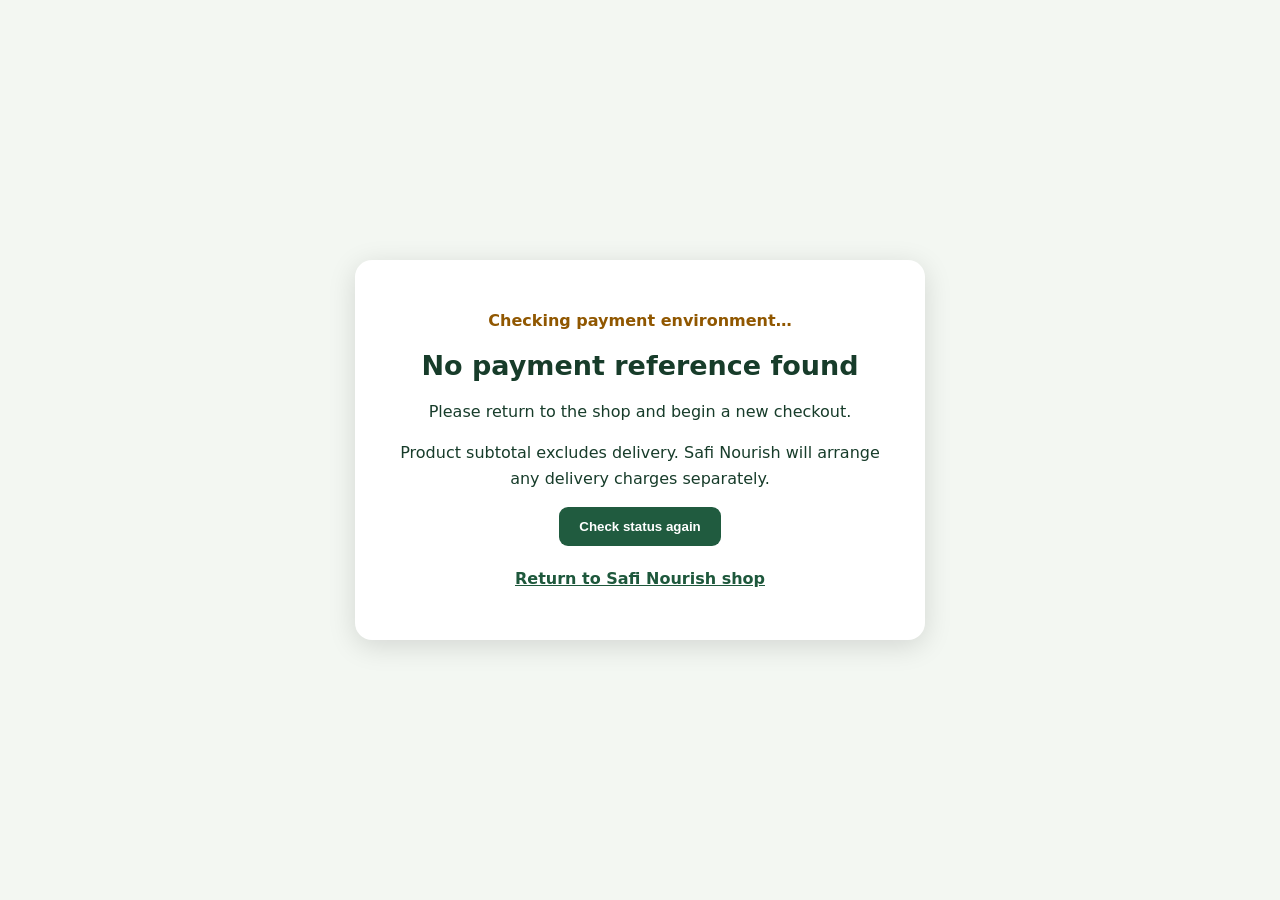
<file: payment-status.html>
<!doctype html>
<html lang="en">
<head>
<meta charset="utf-8"><meta name="viewport" content="width=device-width,initial-scale=1">
<meta name="robots" content="noindex"><title>Payment Status | Safi Nourish</title>
<style>
 body{margin:0;background:#f3f7f2;color:#173c2a;font-family:system-ui,-apple-system,Segoe UI,sans-serif;min-height:100vh;display:grid;place-items:center}
 main{background:#fff;border-radius:17px;box-shadow:0 6px 28px #0002;max-width:570px;width:calc(100% - 40px);padding:32px;box-sizing:border-box;text-align:center}
 h1{font-size:27px;margin-top:8px}p{line-height:1.6}.warning{color:#905700;font-weight:700}a,button{color:#1e583c;font-weight:700}button{background:#205b3f;color:white;padding:12px 20px;border:0;border-radius:9px;cursor:pointer}.links{margin-top:20px}.ref{overflow-wrap:anywhere;font-size:13px;color:#62736a}
</style>
</head>
<body><main>
<p class="warning" id="mode">Checking payment environment…</p>
<h1 id="title">Checking payment status…</h1>
<p id="message" role="status" aria-live="polite">We are securely checking the transaction with Paystack.</p>
<p id="reference" class="ref"></p>
<p>Product subtotal excludes delivery. Safi Nourish will arrange any delivery charges separately.</p>
<button type="button" id="retry">Check status again</button>
<p class="links"><a href="/shop.html">Return to Safi Nourish shop</a></p>
</main>
<script>
(() => {
 'use strict';
 const title=document.querySelector('#title'),message=document.querySelector('#message'),refEl=document.querySelector('#reference'),retry=document.querySelector('#retry'),modeEl=document.querySelector('#mode');
 const params=new URL(location.href).searchParams; const reference=params.get('reference')||params.get('trxref')||'';
 if(!/^SAFI-[A-Za-z0-9-]{16,100}$/.test(reference)){
   title.textContent='No payment reference found';message.textContent='Please return to the shop and begin a new checkout.';retry.disabled=true;return;
 }
 refEl.textContent='Paystack reference: '+reference;
 let busy=false;
 async function check(){
   if(busy)return;busy=true;retry.disabled=true;message.textContent='Checking directly with Paystack…';
   try{
     const response=await fetch('/api/verify-payment?reference='+encodeURIComponent(reference),{cache:'no-store'});
     const result=await response.json();
     if(!response.ok)throw Error(result.error||'Unable to verify payment');
     if(result.status==='success'){
       modeEl.textContent=result.mode==='live'?'LIVE M-PESA PAYMENT VERIFIED':'PAYSTACK TEST TRANSACTION VERIFIED';
       title.textContent=result.mode==='live'?'Payment received — thank you!':'Test payment verified';
       message.textContent='Paystack confirmed '+(result.mode==='live'?'your real payment':'a TEST transaction')+' for KSh '+Number(result.subtotal_kes).toLocaleString('en-KE')+'. Your order reference is shown below. Safi Nourish will contact you about delivery. Delivery is not included in this payment.';
       try{sessionStorage.removeItem('safi-paystack-test-cart-v2');}catch(_){}
     } else if(result.status==='failed'){
       modeEl.textContent='PAYMENT WAS NOT CONFIRMED';title.textContent='Payment not completed';message.textContent='Paystack did not confirm this payment. If money was deducted, contact Safi Nourish and quote the reference below before trying again.';
     } else {
       modeEl.textContent='AWAITING PAYMENT CONFIRMATION';title.textContent='Payment confirmation pending';message.textContent='Paystack has not yet confirmed completion. Please wait and check again. Do not submit another payment until the first one is resolved.';
     }
   }catch(error){modeEl.textContent='PAYMENT STATUS UNKNOWN';title.textContent='Unable to verify payment';message.textContent='We cannot currently confirm whether your payment was received. Do not pay again. Please contact Safi Nourish with the reference shown below.';}
   finally{busy=false;retry.disabled=false;}
 }
 retry.addEventListener('click',check);check();
})();
</script>
</body>
</html>
</file>
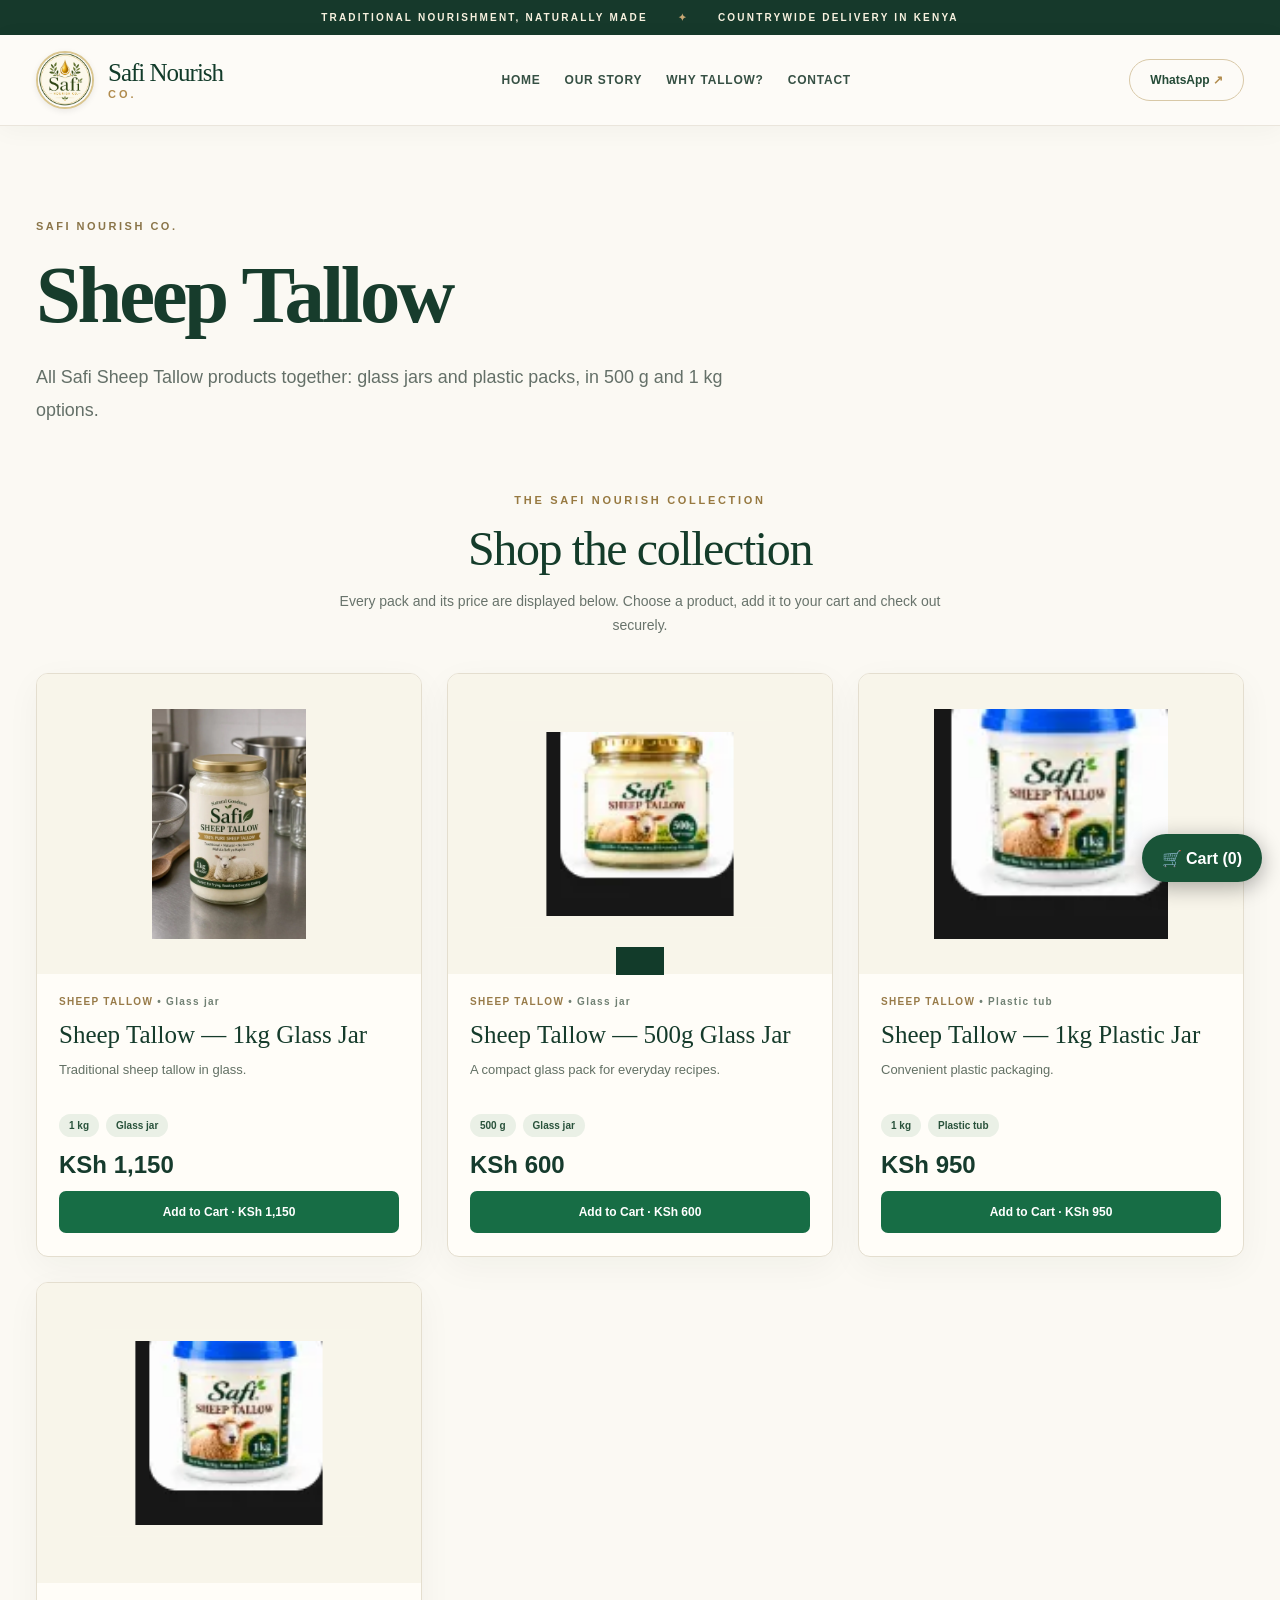
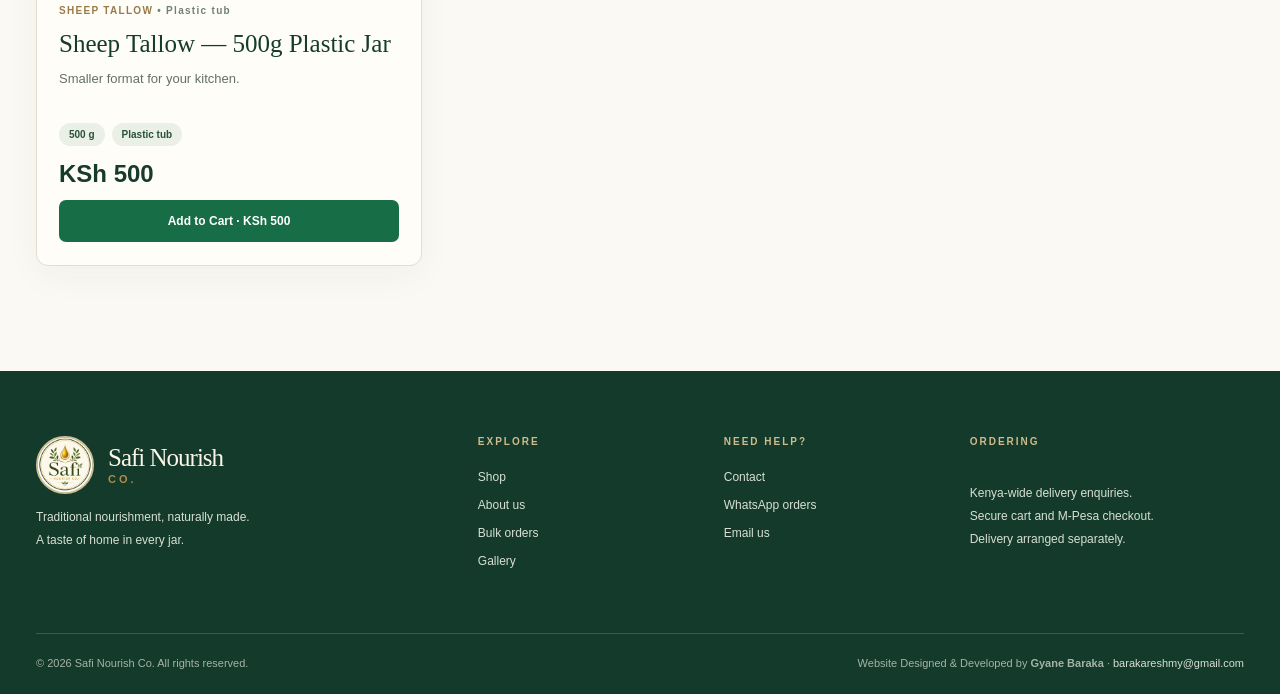
<file: sheep.html>
<!DOCTYPE html>

<html lang="en"><head><meta charset="utf-8"/><meta content="width=device-width,initial-scale=1" name="viewport"/><meta content="#163b2a" name="theme-color"/><meta content="Explore Safi Nourish sheep tallow in 500g and 1kg jars and containers, with bulk options. Order online in Kenya using secure M-Pesa checkout." name="description"/><title>Sheep Tallow in Kenya | Safi Nourish</title><link href="assets/favicon.webp" rel="icon" type="image/png"/><link href="styles.css" rel="stylesheet"/><script defer="" src="app.js"></script><script defer src="safi-checkout.js?v=live-ready-20261015"></script>
<link rel="canonical" href="https://safi-nourish-co.pages.dev/sheep.html"/><meta property="og:type" content="website"/><meta property="og:site_name" content="Safi Nourish Co."/><meta property="og:title" content="Sheep Tallow in Kenya | Safi Nourish"/><meta property="og:description" content="Explore Safi Nourish sheep tallow in 500g and 1kg jars and containers, with bulk options. Order online in Kenya using secure M-Pesa checkout."/><meta property="og:url" content="https://safi-nourish-co.pages.dev/sheep.html"/><meta property="og:locale" content="en_KE"/></head><body><div class="announcement">TRADITIONAL NOURISHMENT, NATURALLY MADE <span class="dot">✦</span> COUNTRYWIDE DELIVERY IN KENYA</div><header class="site-header">
<div class="shell nav-wrap">
<a aria-label="Safi Nourish home" class="brand" href="index.html"><img alt="Safi Nourish Co. logo" class="brand-logo-img" src="assets/real-logo.webp"/><span class="brand-words"><strong>Safi Nourish</strong><small>CO.</small></span></a>
<button aria-controls="navigation" aria-expanded="false" aria-label="Open navigation" class="menu-toggle" id="menu-toggle">☰</button>
<nav aria-label="Main navigation" class="navigation" id="navigation"><a href="index.html">Home</a><a href="about.html">Our Story</a><a href="why-tallow.html">Why Tallow?</a><a href="contact.html">Contact</a></nav>
<div class="nav-actions"><a class="whatsapp-link" href="https://wa.me/254740450447" rel="noopener" target="_blank">WhatsApp <span>↗</span></a></div>
</div>
</header><main><section class="page-intro shell shelf-page-intro"><span class="eyebrow">SAFI NOURISH CO.</span><h1>Sheep Tallow</h1><p>All Safi Sheep Tallow products together: glass jars and plastic packs, in 500 g and 1 kg options.</p></section><section class="shelf-wrap shell"><div class="shelf-heading"><span>THE SAFI NOURISH COLLECTION</span><h2>Shop the collection</h2><p>Every pack and its price are displayed below. Choose a product, add it to your cart and check out securely.</p></div><div class="shelf-grid"><article class="shelf-card"><div class="shelf-image"><img alt="Sheep Tallow — 1kg Glass Jar — Safi Nourish product presentation" loading="lazy" src="assets/actual-sheep-glass-1kg.webp"/></div><div class="shelf-content"><div class="shelf-eyebrow">SHEEP TALLOW <span>• Glass jar</span></div><h3>Sheep Tallow — 1kg Glass Jar</h3><p>Traditional sheep tallow in glass.</p><div class="shelf-chips"><span>1 kg</span><span>Glass jar</span></div><div class="shelf-price">KSh 1,150</div><a data-safi-sku="sheep-glass-1000" class="shelf-order" href="#safi-cart">Add to Cart</a></div></article><article class="shelf-card"><div class="shelf-image small-pack"><img alt="Sheep Tallow — 500g Glass Jar — Safi Nourish product presentation" loading="lazy" src="assets/actual-sheep-glass-500g.webp"/></div><div class="shelf-content"><div class="shelf-eyebrow">SHEEP TALLOW <span>• Glass jar</span></div><h3>Sheep Tallow — 500g Glass Jar</h3><p>A compact glass pack for everyday recipes.</p><div class="shelf-chips"><span>500 g</span><span>Glass jar</span></div><div class="shelf-price">KSh 600</div><a data-safi-sku="sheep-glass-500" class="shelf-order" href="#safi-cart">Add to Cart</a></div></article><article class="shelf-card"><div class="shelf-image"><img alt="Sheep Tallow — 1kg Plastic Jar — Safi Nourish product presentation" loading="lazy" src="assets/actual-sheep-plastic-1kg.webp"/></div><div class="shelf-content"><div class="shelf-eyebrow">SHEEP TALLOW <span>• Plastic tub</span></div><h3>Sheep Tallow — 1kg Plastic Jar</h3><p>Convenient plastic packaging.</p><div class="shelf-chips"><span>1 kg</span><span>Plastic tub</span></div><div class="shelf-price">KSh 950</div><a data-safi-sku="sheep-plastic-1000" class="shelf-order" href="#safi-cart">Add to Cart</a></div></article><article class="shelf-card"><div class="shelf-image small-pack"><img alt="Sheep Tallow — 500g Plastic Jar — Safi Nourish product presentation" loading="lazy" src="assets/actual-sheep-plastic-500g.webp"/></div><div class="shelf-content"><div class="shelf-eyebrow">SHEEP TALLOW <span>• Plastic tub</span></div><h3>Sheep Tallow — 500g Plastic Jar</h3><p>Smaller format for your kitchen.</p><div class="shelf-chips"><span>500 g</span><span>Plastic tub</span></div><div class="shelf-price">KSh 500</div><a data-safi-sku="sheep-plastic-500" class="shelf-order" href="#safi-cart">Add to Cart</a></div></article></div></section></main><footer><div class="shell footer-main"><div><a class="brand footer-brand" href="index.html"><img alt="Safi Nourish Co. logo" class="brand-logo-img" src="assets/real-logo.webp"/><span class="brand-words"><strong>Safi Nourish</strong><small>CO.</small></span></a><p>Traditional nourishment, naturally made.<br/>A taste of home in every jar.</p></div><div><strong>EXPLORE</strong><a href="shop.html">Shop</a><a href="about.html">About us</a><a href="bulk.html">Bulk orders</a><a href="gallery.html">Gallery</a></div><div><strong>NEED HELP?</strong><a href="contact.html">Contact</a><a href="https://wa.me/254740450447" rel="noopener" target="_blank">WhatsApp orders</a><a href="mailto:info@safinourish.co.ke" rel="noopener noreferrer" target="_blank" title="Compose an email in Gmail to Safi Nourish">Email us</a></div><div><strong>ORDERING</strong><p>Kenya-wide delivery enquiries.<br/>Secure cart and M-Pesa checkout.<br/>Delivery arranged separately.</p></div></div><div class="shell footer-bottom"><span>© <span id="year"></span> Safi Nourish Co. All rights reserved.</span><span>Website Designed &amp; Developed by <strong>Gyane Baraka</strong> · <a href="mailto:barakareshmy@gmail.com">barakareshmy@gmail.com</a></span></div></footer>
<div aria-live="polite" class="toast" id="toast" role="status"></div></body></html>
</file>
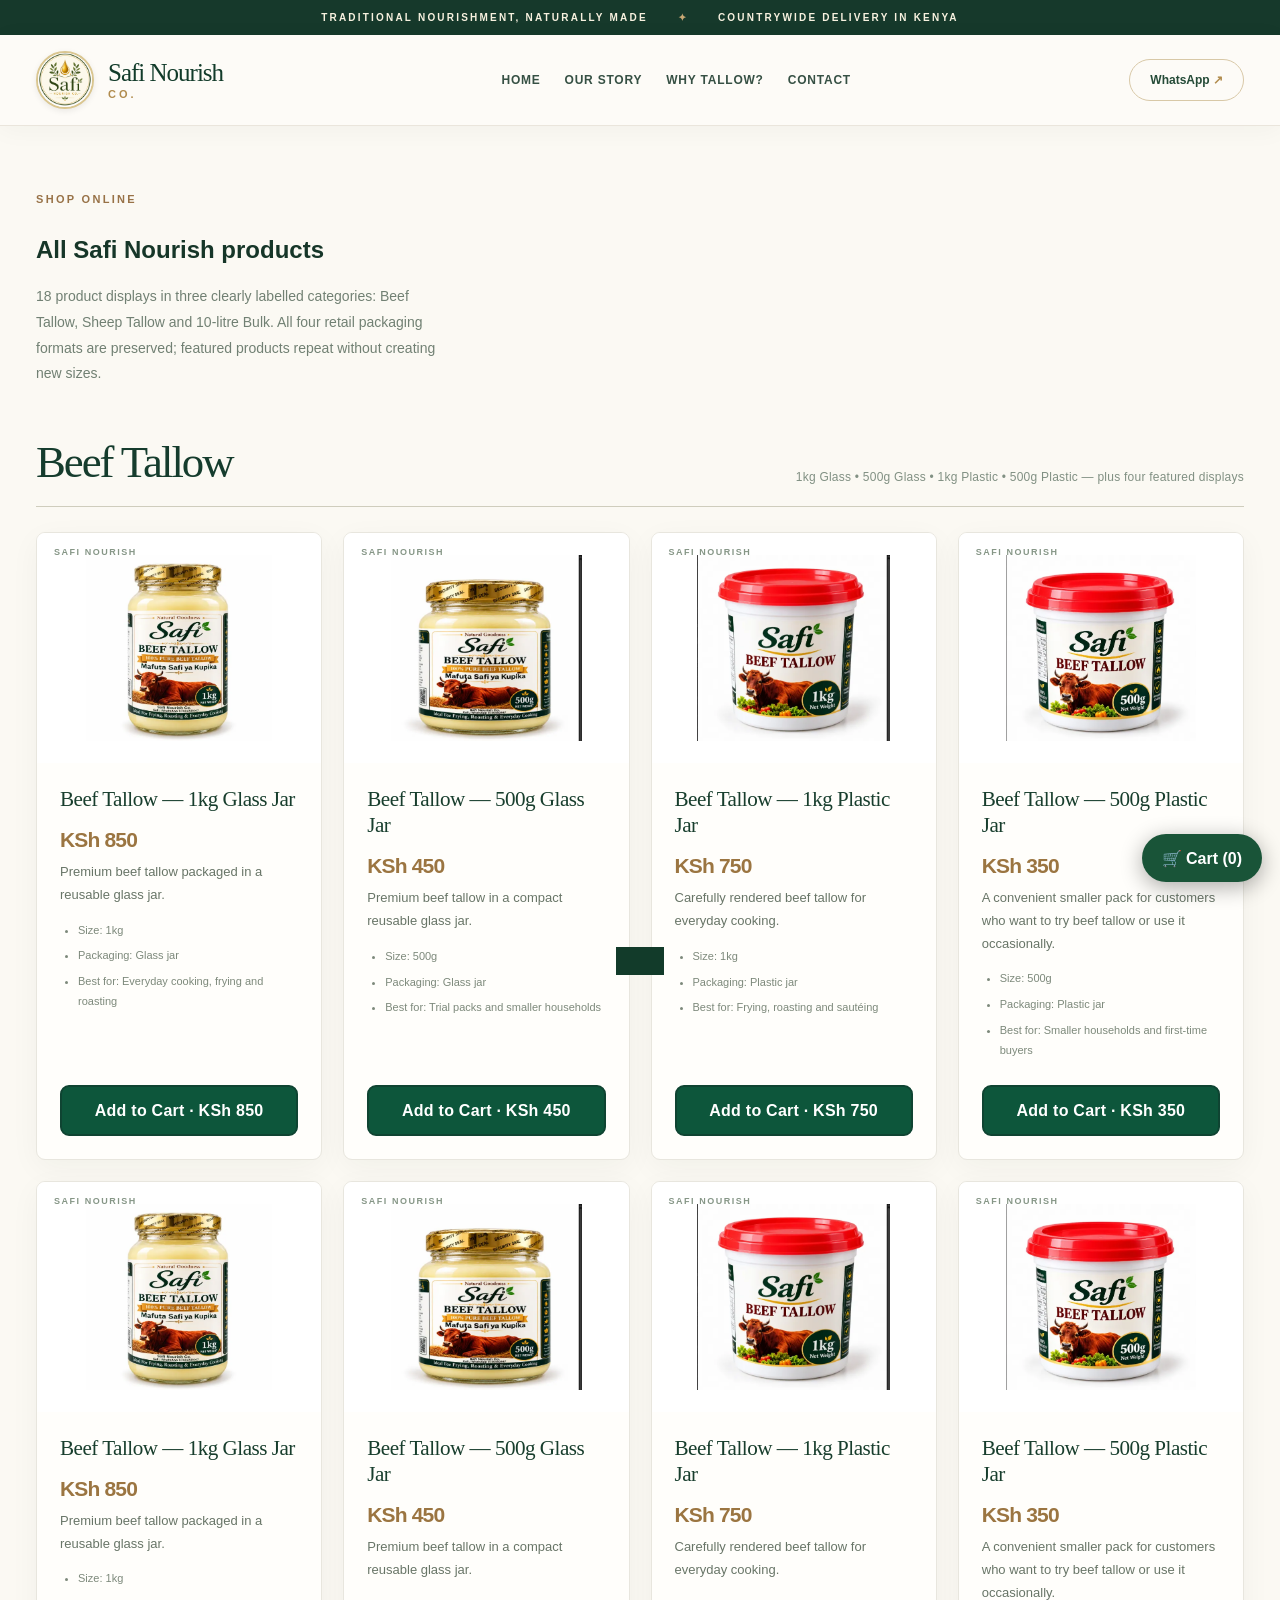
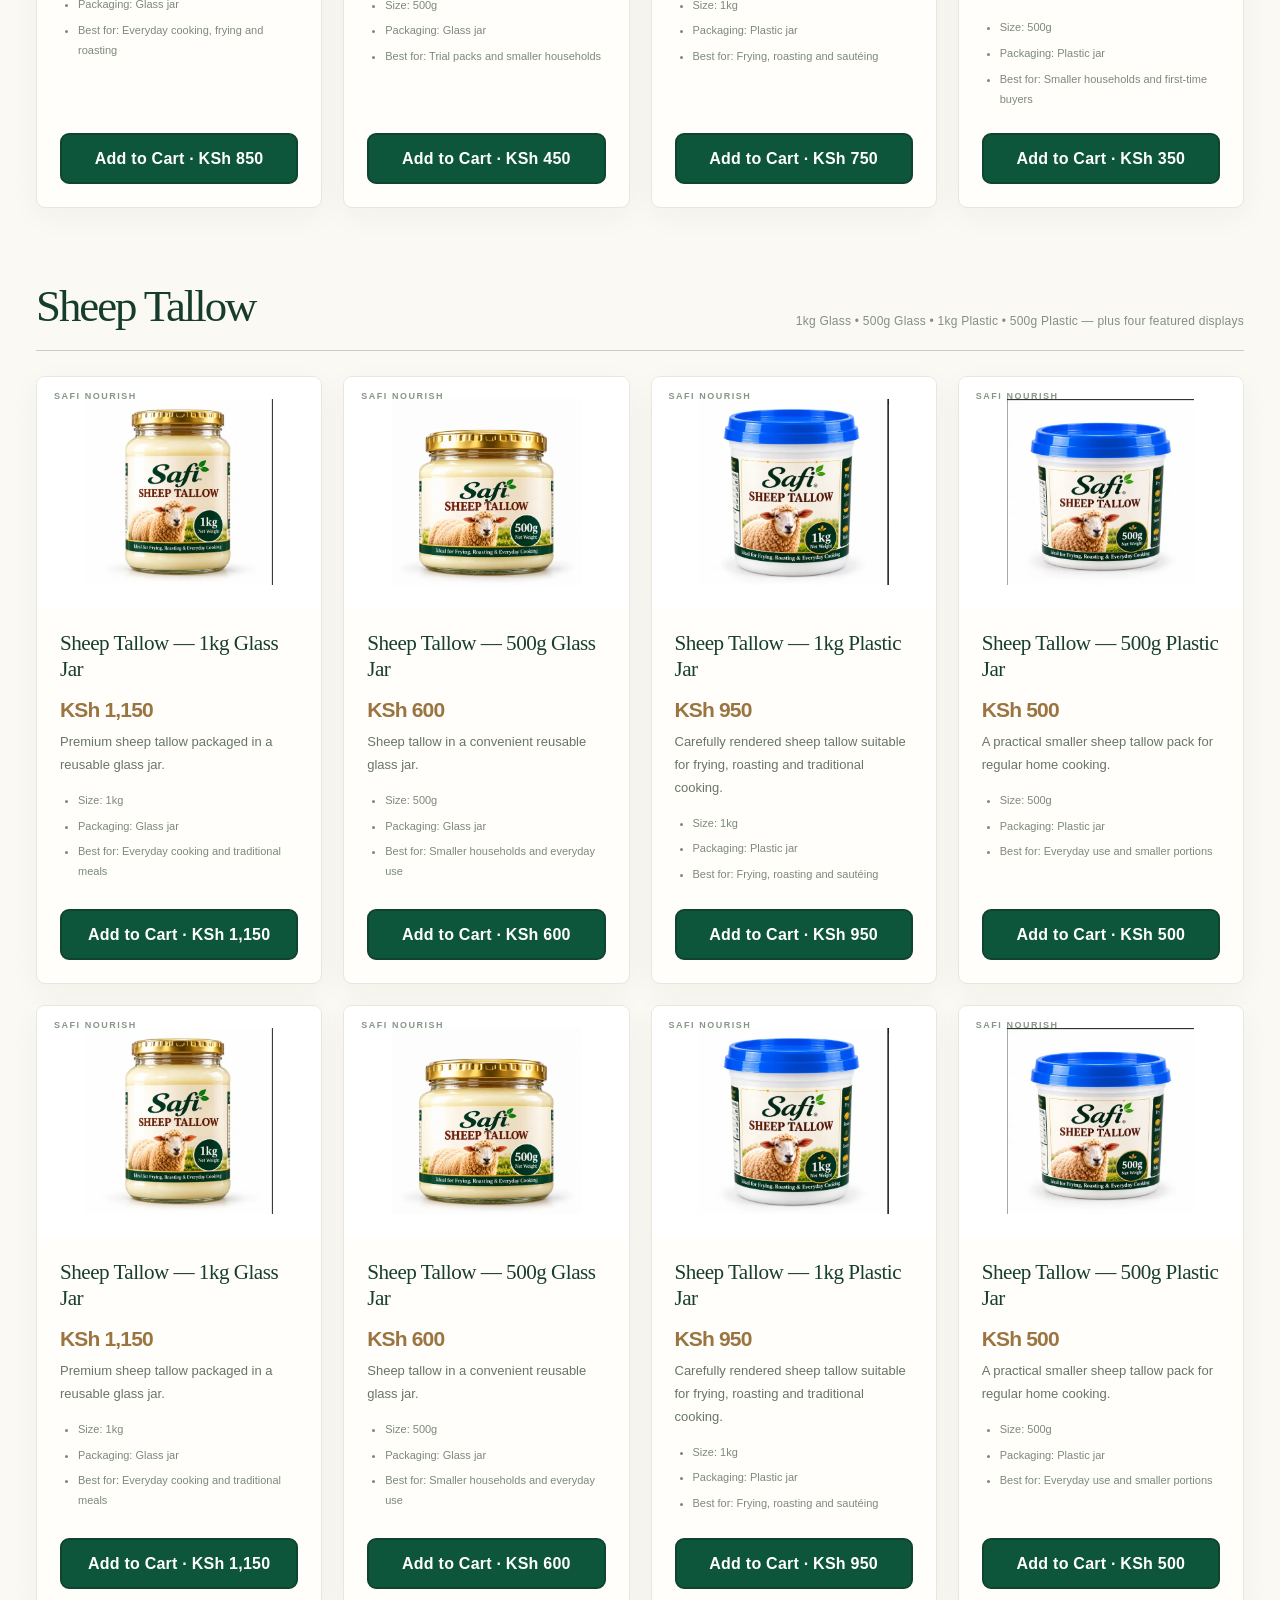
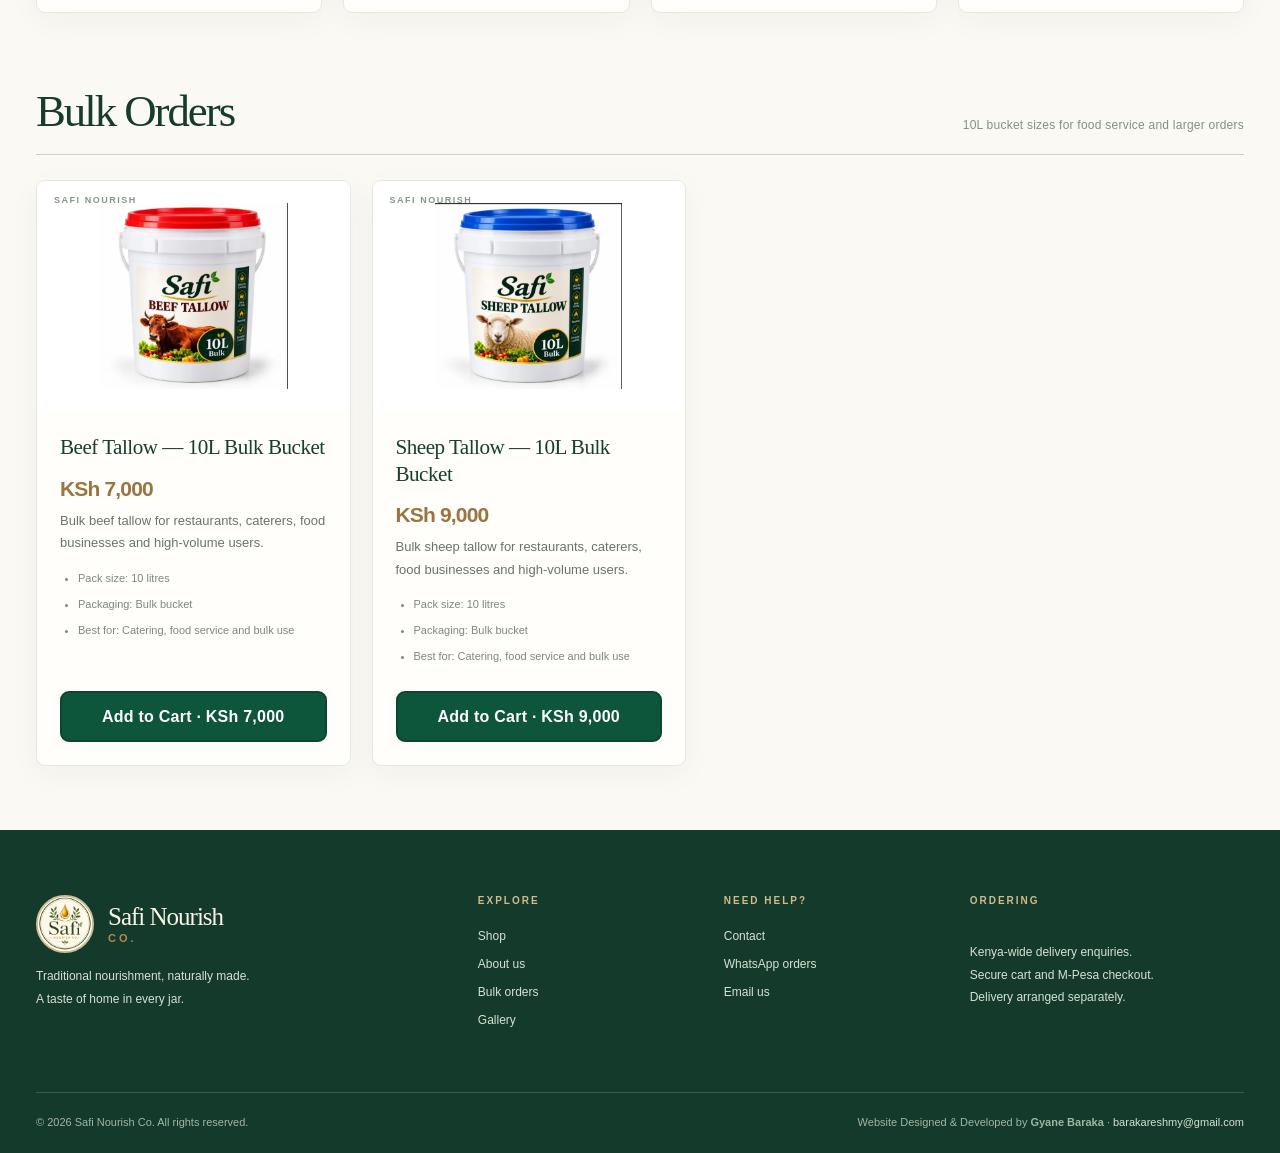
<file: shop.html>
<!DOCTYPE html>

<html lang="en"><head><meta charset="utf-8"/><meta content="width=device-width,initial-scale=1" name="viewport"/><meta content="#163b2a" name="theme-color"/><meta content="Browse Safi Nourish beef and sheep tallow in glass jars, plastic containers and bulk buckets. Order online in Kenya with secure M-Pesa checkout." name="description"/><title>Shop Beef &amp; Sheep Tallow Online | Safi Nourish Kenya</title><link href="assets/favicon.webp" rel="icon" type="image/png"/><link href="styles.css" rel="stylesheet"/><script defer="" src="app.js"></script><script defer src="safi-checkout.js?v=live-ready-20261015"></script>
<link rel="canonical" href="https://safi-nourish-co.pages.dev/shop.html"/><meta property="og:type" content="website"/><meta property="og:site_name" content="Safi Nourish Co."/><meta property="og:title" content="Shop Beef &amp; Sheep Tallow Online | Safi Nourish Kenya"/><meta property="og:description" content="Browse Safi Nourish beef and sheep tallow in glass jars, plastic containers and bulk buckets. Order online in Kenya with secure M-Pesa checkout."/><meta property="og:url" content="https://safi-nourish-co.pages.dev/shop.html"/><meta property="og:locale" content="en_KE"/></head><body><div class="announcement">TRADITIONAL NOURISHMENT, NATURALLY MADE <span class="dot">✦</span> COUNTRYWIDE DELIVERY IN KENYA</div><header class="site-header">
<div class="shell nav-wrap">
<a aria-label="Safi Nourish home" class="brand" href="index.html"><img alt="Safi Nourish Co. logo" class="brand-logo-img" src="assets/real-logo.webp"/><span class="brand-words"><strong>Safi Nourish</strong><small>CO.</small></span></a>
<button aria-controls="navigation" aria-expanded="false" aria-label="Open navigation" class="menu-toggle" id="menu-toggle">☰</button>
<nav aria-label="Main navigation" class="navigation" id="navigation"><a href="index.html">Home</a><a href="about.html">Our Story</a><a href="why-tallow.html">Why Tallow?</a><a href="contact.html">Contact</a></nav>
<div class="nav-actions"><a class="whatsapp-link" href="https://wa.me/254740450447" rel="noopener" target="_blank">WhatsApp <span>↗</span></a></div>
</div>
</header><main>
<section class="section shell actual-products-section">
<div class="section-heading section-heading-tight"><div><p class="eyebrow">Shop online</p><h1>All Safi Nourish products</h1></div><p class="section-copy">18 product displays in three clearly labelled categories: Beef Tallow, Sheep Tallow and 10-litre Bulk. All four retail packaging formats are preserved; featured products repeat without creating new sizes.</p></div><div class="grouped-shelf-wrapper"><section class="product-group beef-group"><div class="product-group-heading"><h3>Beef Tallow</h3><p>1kg Glass • 500g Glass • 1kg Plastic • 500g Plastic — plus four featured displays</p></div><div class="actual-shelf-grid grouped-row"><article class="actual-shelf-card grouped-card" id="beef-1kg-glass"><div class="actual-shelf-image"><img alt="Beef Tallow — 1kg Glass Jar" src="assets/product-beef-1kg-glass.webp"/></div><div class="actual-shelf-body"><h3>Beef Tallow — 1kg Glass Jar</h3><p class="actual-price">KES 850.00</p><p class="actual-desc">Premium beef tallow packaged in a reusable glass jar.</p><ul class="actual-meta"><li>Size: 1kg</li><li>Packaging: Glass jar</li><li>Best for: Everyday cooking, frying and roasting</li></ul><a data-safi-sku="beef-glass-1000" class="actual-shop-btn" href="#safi-cart">Add to Cart</a></div></article><article class="actual-shelf-card grouped-card" id="beef-500g-glass"><div class="actual-shelf-image"><img alt="Beef Tallow — 500g Glass Jar" src="assets/product-beef-500g-glass.webp"/></div><div class="actual-shelf-body"><h3>Beef Tallow — 500g Glass Jar</h3><p class="actual-price">KES 450</p><p class="actual-desc">Premium beef tallow in a compact reusable glass jar.</p><ul class="actual-meta"><li>Size: 500g</li><li>Packaging: Glass jar</li><li>Best for: Trial packs and smaller households</li></ul><a data-safi-sku="beef-glass-500" class="actual-shop-btn" href="#safi-cart">Add to Cart</a></div></article><article class="actual-shelf-card grouped-card" id="beef-1kg-plastic"><div class="actual-shelf-image"><img alt="Beef Tallow — 1kg Plastic Jar" src="assets/product-beef-1kg-plastic.webp"/></div><div class="actual-shelf-body"><h3>Beef Tallow — 1kg Plastic Jar</h3><p class="actual-price">KES 750.00</p><p class="actual-desc">Carefully rendered beef tallow for everyday cooking.</p><ul class="actual-meta"><li>Size: 1kg</li><li>Packaging: Plastic jar</li><li>Best for: Frying, roasting and sautéing</li></ul><a data-safi-sku="beef-plastic-1000" class="actual-shop-btn" href="#safi-cart">Add to Cart</a></div></article><article class="actual-shelf-card grouped-card" id="beef-500g-plastic"><div class="actual-shelf-image"><img alt="Beef Tallow — 500g Plastic Jar" src="assets/product-beef-500g-plastic.webp"/></div><div class="actual-shelf-body"><h3>Beef Tallow — 500g Plastic Jar</h3><p class="actual-price">KES 350</p><p class="actual-desc">A convenient smaller pack for customers who want to try beef tallow or use it occasionally.</p><ul class="actual-meta"><li>Size: 500g</li><li>Packaging: Plastic jar</li><li>Best for: Smaller households and first-time buyers</li></ul><a data-safi-sku="beef-plastic-500" class="actual-shop-btn" href="#safi-cart">Add to Cart</a></div></article><article class="actual-shelf-card grouped-card" id="featured-beef-1"><div class="actual-shelf-image"><img alt="Beef Tallow — 1kg Glass Jar" src="assets/product-beef-1kg-glass.webp"/></div><div class="actual-shelf-body"><span class="featured-placement">Featured again</span><h3>Beef Tallow — 1kg Glass Jar</h3><p class="actual-price">KES 850.00</p><p class="actual-desc">Premium beef tallow packaged in a reusable glass jar.</p><ul class="actual-meta"><li>Size: 1kg</li><li>Packaging: Glass jar</li><li>Best for: Everyday cooking, frying and roasting</li></ul><a data-safi-sku="beef-glass-1000" class="actual-shop-btn" href="#safi-cart">Add to Cart</a></div></article><article class="actual-shelf-card grouped-card" id="featured-beef-2"><div class="actual-shelf-image"><img alt="Beef Tallow — 500g Glass Jar" src="assets/product-beef-500g-glass.webp"/></div><div class="actual-shelf-body"><span class="featured-placement">Featured again</span><h3>Beef Tallow — 500g Glass Jar</h3><p class="actual-price">KES 450</p><p class="actual-desc">Premium beef tallow in a compact reusable glass jar.</p><ul class="actual-meta"><li>Size: 500g</li><li>Packaging: Glass jar</li><li>Best for: Trial packs and smaller households</li></ul><a data-safi-sku="beef-glass-500" class="actual-shop-btn" href="#safi-cart">Add to Cart</a></div></article><article class="actual-shelf-card grouped-card" id="featured-beef-3"><div class="actual-shelf-image"><img alt="Beef Tallow — 1kg Plastic Jar" src="assets/product-beef-1kg-plastic.webp"/></div><div class="actual-shelf-body"><span class="featured-placement">Featured again</span><h3>Beef Tallow — 1kg Plastic Jar</h3><p class="actual-price">KES 750.00</p><p class="actual-desc">Carefully rendered beef tallow for everyday cooking.</p><ul class="actual-meta"><li>Size: 1kg</li><li>Packaging: Plastic jar</li><li>Best for: Frying, roasting and sautéing</li></ul><a data-safi-sku="beef-plastic-1000" class="actual-shop-btn" href="#safi-cart">Add to Cart</a></div></article><article class="actual-shelf-card grouped-card" id="featured-beef-4"><div class="actual-shelf-image"><img alt="Beef Tallow — 500g Plastic Jar" src="assets/product-beef-500g-plastic.webp"/></div><div class="actual-shelf-body"><span class="featured-placement">Featured again</span><h3>Beef Tallow — 500g Plastic Jar</h3><p class="actual-price">KES 350</p><p class="actual-desc">A convenient smaller pack for customers who want to try beef tallow or use it occasionally.</p><ul class="actual-meta"><li>Size: 500g</li><li>Packaging: Plastic jar</li><li>Best for: Smaller households and first-time buyers</li></ul><a data-safi-sku="beef-plastic-500" class="actual-shop-btn" href="#safi-cart">Add to Cart</a></div></article></div></section><section class="product-group sheep-group"><div class="product-group-heading"><h3>Sheep Tallow</h3><p>1kg Glass • 500g Glass • 1kg Plastic • 500g Plastic — plus four featured displays</p></div><div class="actual-shelf-grid grouped-row"><article class="actual-shelf-card grouped-card" id="sheep-1kg-glass"><div class="actual-shelf-image"><img alt="Sheep Tallow — 1kg Glass Jar" src="assets/product-sheep-1kg-glass.webp"/></div><div class="actual-shelf-body"><h3>Sheep Tallow — 1kg Glass Jar</h3><p class="actual-price">KES 1,150.00</p><p class="actual-desc">Premium sheep tallow packaged in a reusable glass jar.</p><ul class="actual-meta"><li>Size: 1kg</li><li>Packaging: Glass jar</li><li>Best for: Everyday cooking and traditional meals</li></ul><a data-safi-sku="sheep-glass-1000" class="actual-shop-btn" href="#safi-cart">Add to Cart</a></div></article><article class="actual-shelf-card grouped-card" id="sheep-500g-glass"><div class="actual-shelf-image"><img alt="Sheep Tallow — 500g Glass Jar" src="assets/product-sheep-500g-glass.webp"/></div><div class="actual-shelf-body"><h3>Sheep Tallow — 500g Glass Jar</h3><p class="actual-price">KES 600.00</p><p class="actual-desc">Sheep tallow in a convenient reusable glass jar.</p><ul class="actual-meta"><li>Size: 500g</li><li>Packaging: Glass jar</li><li>Best for: Smaller households and everyday use</li></ul><a data-safi-sku="sheep-glass-500" class="actual-shop-btn" href="#safi-cart">Add to Cart</a></div></article><article class="actual-shelf-card grouped-card" id="sheep-1kg-plastic"><div class="actual-shelf-image"><img alt="Sheep Tallow — 1kg Plastic Jar" src="assets/product-sheep-1kg-plastic.webp"/></div><div class="actual-shelf-body"><h3>Sheep Tallow — 1kg Plastic Jar</h3><p class="actual-price">KES 950.00</p><p class="actual-desc">Carefully rendered sheep tallow suitable for frying, roasting and traditional cooking.</p><ul class="actual-meta"><li>Size: 1kg</li><li>Packaging: Plastic jar</li><li>Best for: Frying, roasting and sautéing</li></ul><a data-safi-sku="sheep-plastic-1000" class="actual-shop-btn" href="#safi-cart">Add to Cart</a></div></article><article class="actual-shelf-card grouped-card" id="sheep-500g-plastic"><div class="actual-shelf-image"><img alt="Sheep Tallow — 500g Plastic Jar" src="assets/product-sheep-500g-plastic.webp"/></div><div class="actual-shelf-body"><h3>Sheep Tallow — 500g Plastic Jar</h3><p class="actual-price">KES 500</p><p class="actual-desc">A practical smaller sheep tallow pack for regular home cooking.</p><ul class="actual-meta"><li>Size: 500g</li><li>Packaging: Plastic jar</li><li>Best for: Everyday use and smaller portions</li></ul><a data-safi-sku="sheep-plastic-500" class="actual-shop-btn" href="#safi-cart">Add to Cart</a></div></article><article class="actual-shelf-card grouped-card" id="featured-sheep-1"><div class="actual-shelf-image"><img alt="Sheep Tallow — 1kg Glass Jar" src="assets/product-sheep-1kg-glass.webp"/></div><div class="actual-shelf-body"><span class="featured-placement">Featured again</span><h3>Sheep Tallow — 1kg Glass Jar</h3><p class="actual-price">KES 1,150.00</p><p class="actual-desc">Premium sheep tallow packaged in a reusable glass jar.</p><ul class="actual-meta"><li>Size: 1kg</li><li>Packaging: Glass jar</li><li>Best for: Everyday cooking and traditional meals</li></ul><a data-safi-sku="sheep-glass-1000" class="actual-shop-btn" href="#safi-cart">Add to Cart</a></div></article><article class="actual-shelf-card grouped-card" id="featured-sheep-2"><div class="actual-shelf-image"><img alt="Sheep Tallow — 500g Glass Jar" src="assets/product-sheep-500g-glass.webp"/></div><div class="actual-shelf-body"><span class="featured-placement">Featured again</span><h3>Sheep Tallow — 500g Glass Jar</h3><p class="actual-price">KES 600.00</p><p class="actual-desc">Sheep tallow in a convenient reusable glass jar.</p><ul class="actual-meta"><li>Size: 500g</li><li>Packaging: Glass jar</li><li>Best for: Smaller households and everyday use</li></ul><a data-safi-sku="sheep-glass-500" class="actual-shop-btn" href="#safi-cart">Add to Cart</a></div></article><article class="actual-shelf-card grouped-card" id="featured-sheep-3"><div class="actual-shelf-image"><img alt="Sheep Tallow — 1kg Plastic Jar" src="assets/product-sheep-1kg-plastic.webp"/></div><div class="actual-shelf-body"><span class="featured-placement">Featured again</span><h3>Sheep Tallow — 1kg Plastic Jar</h3><p class="actual-price">KES 950.00</p><p class="actual-desc">Carefully rendered sheep tallow suitable for frying, roasting and traditional cooking.</p><ul class="actual-meta"><li>Size: 1kg</li><li>Packaging: Plastic jar</li><li>Best for: Frying, roasting and sautéing</li></ul><a data-safi-sku="sheep-plastic-1000" class="actual-shop-btn" href="#safi-cart">Add to Cart</a></div></article><article class="actual-shelf-card grouped-card" id="featured-sheep-4"><div class="actual-shelf-image"><img alt="Sheep Tallow — 500g Plastic Jar" src="assets/product-sheep-500g-plastic.webp"/></div><div class="actual-shelf-body"><span class="featured-placement">Featured again</span><h3>Sheep Tallow — 500g Plastic Jar</h3><p class="actual-price">KES 500</p><p class="actual-desc">A practical smaller sheep tallow pack for regular home cooking.</p><ul class="actual-meta"><li>Size: 500g</li><li>Packaging: Plastic jar</li><li>Best for: Everyday use and smaller portions</li></ul><a data-safi-sku="sheep-plastic-500" class="actual-shop-btn" href="#safi-cart">Add to Cart</a></div></article></div></section><section class="product-group bulk-group"><div class="product-group-heading"><h3>Bulk Orders</h3><p>10L bucket sizes for food service and larger orders</p></div><div class="actual-shelf-grid grouped-row bulk-row"><article class="actual-shelf-card grouped-card" id="beef-10l-bulk"><div class="actual-shelf-image"><img alt="Beef Tallow — 10L Bulk Bucket" src="assets/product-beef-10l-bulk.webp"/></div><div class="actual-shelf-body"><h3>Beef Tallow — 10L Bulk Bucket</h3><p class="actual-price">KES 7,000.00</p><p class="actual-desc">Bulk beef tallow for restaurants, caterers, food businesses and high-volume users.</p><ul class="actual-meta"><li>Pack size: 10 litres</li><li>Packaging: Bulk bucket</li><li>Best for: Catering, food service and bulk use</li></ul><a data-safi-sku="beef-bulk-10000" class="actual-shop-btn" href="#safi-cart">Add to Cart</a></div></article><article class="actual-shelf-card grouped-card" id="sheep-10l-bulk"><div class="actual-shelf-image"><img alt="Sheep Tallow — 10L Bulk Bucket" src="assets/product-sheep-10l-bulk.webp"/></div><div class="actual-shelf-body"><h3>Sheep Tallow — 10L Bulk Bucket</h3><p class="actual-price">KES 9,000.00</p><p class="actual-desc">Bulk sheep tallow for restaurants, caterers, food businesses and high-volume users.</p><ul class="actual-meta"><li>Pack size: 10 litres</li><li>Packaging: Bulk bucket</li><li>Best for: Catering, food service and bulk use</li></ul><a data-safi-sku="sheep-bulk-10000" class="actual-shop-btn" href="#safi-cart">Add to Cart</a></div></article></div></section></div></section>
</main><footer><div class="shell footer-main"><div><a class="brand footer-brand" href="index.html"><img alt="Safi Nourish Co. logo" class="brand-logo-img" src="assets/real-logo.webp"/><span class="brand-words"><strong>Safi Nourish</strong><small>CO.</small></span></a><p>Traditional nourishment, naturally made.<br/>A taste of home in every jar.</p></div><div><strong>EXPLORE</strong><a href="shop.html">Shop</a><a href="about.html">About us</a><a href="bulk.html">Bulk orders</a><a href="gallery.html">Gallery</a></div><div><strong>NEED HELP?</strong><a href="contact.html">Contact</a><a href="https://wa.me/254740450447" rel="noopener" target="_blank">WhatsApp orders</a><a href="mailto:info@safinourish.co.ke" rel="noopener noreferrer" target="_blank" title="Compose an email in Gmail to Safi Nourish">Email us</a></div><div><strong>ORDERING</strong><p>Kenya-wide delivery enquiries.<br/>Secure cart and M-Pesa checkout.<br/>Delivery arranged separately.</p></div></div><div class="shell footer-bottom"><span>© <span id="year"></span> Safi Nourish Co. All rights reserved.</span><span>Website Designed &amp; Developed by <strong>Gyane Baraka</strong> · <a href="mailto:barakareshmy@gmail.com">barakareshmy@gmail.com</a></span></div></footer>
<div aria-live="polite" class="toast" id="toast" role="status"></div></body></html>
</file>
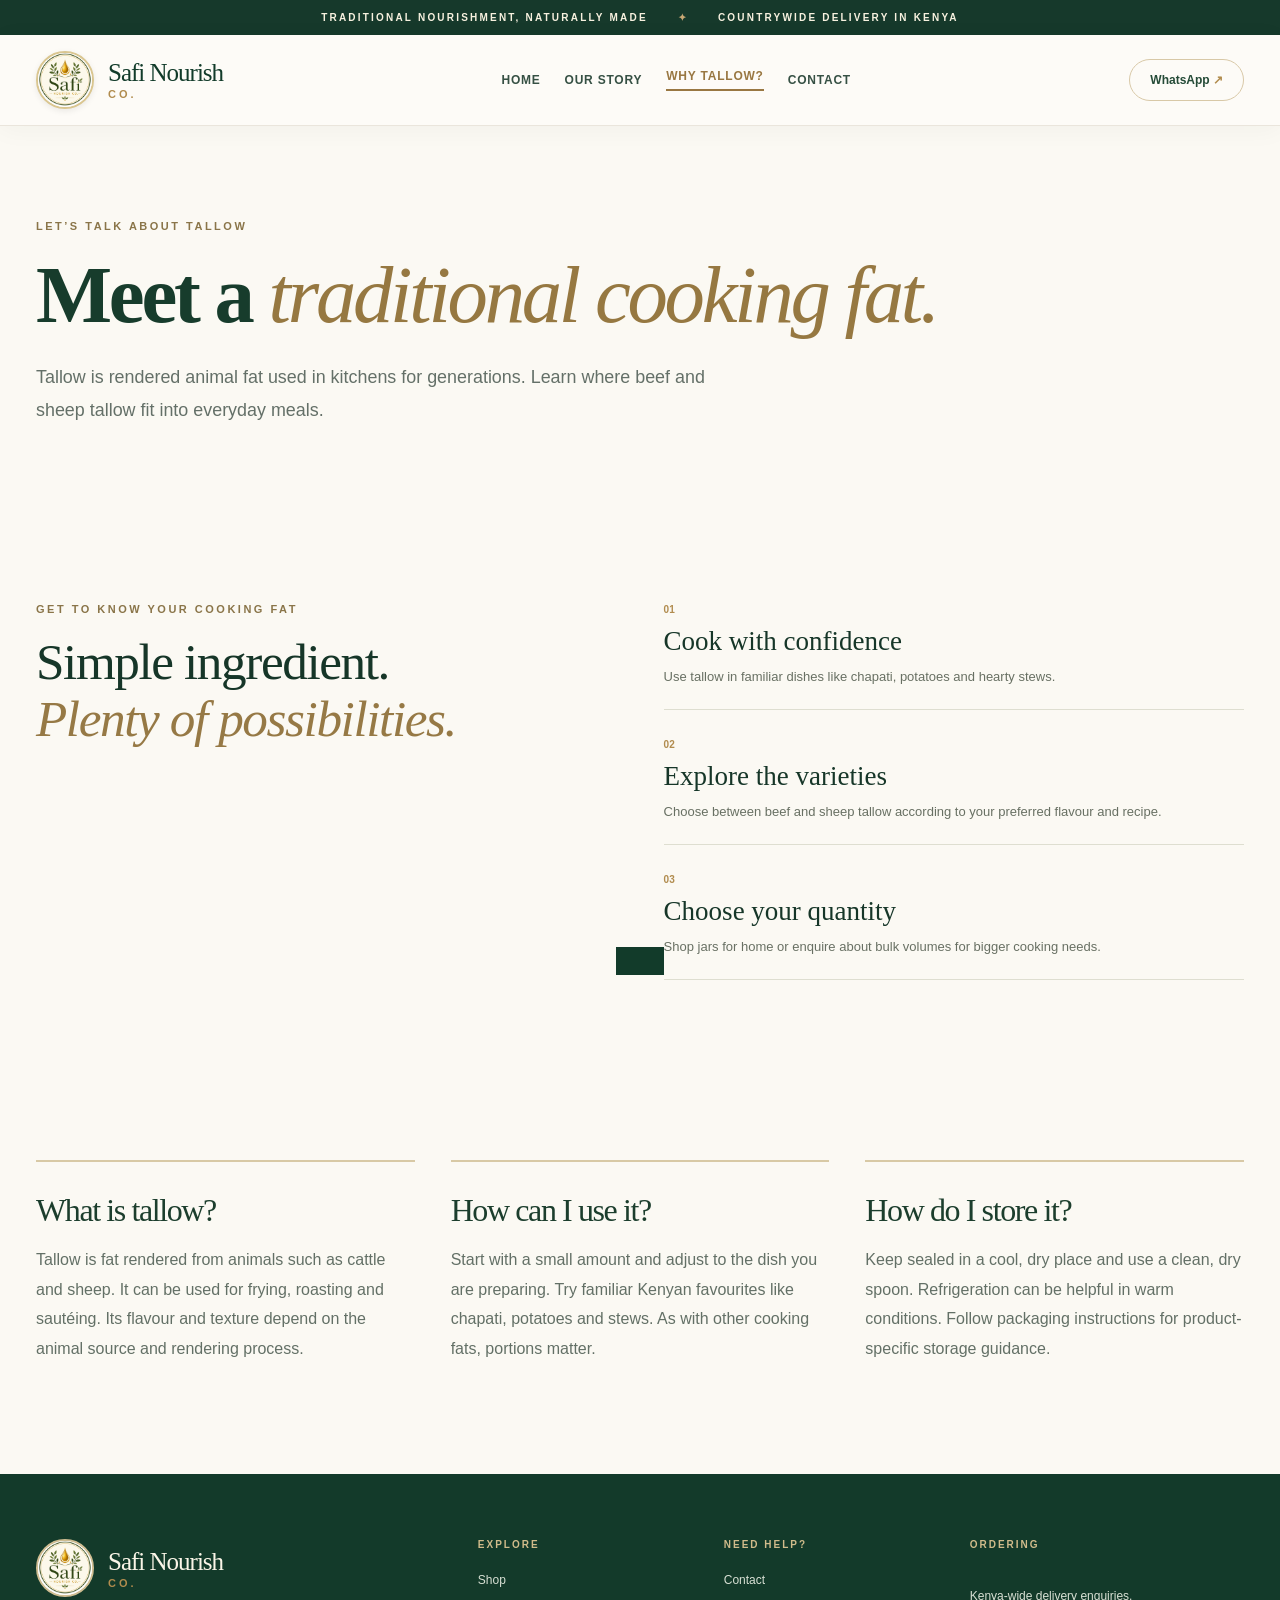
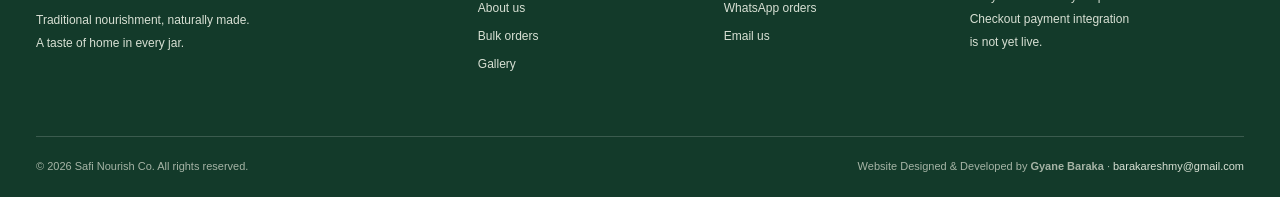
<file: why-tallow.html>
<!DOCTYPE html>

<html lang="en"><head><meta charset="utf-8"/><meta content="width=device-width,initial-scale=1" name="viewport"/><meta content="#163b2a" name="theme-color"/><meta content="Learn about traditional cooking fats, how beef and sheep tallow are used in the kitchen, and Safi Nourish products in Kenya." name="description"/><title>Why Cook With Tallow? | Safi Nourish</title><link href="assets/favicon.webp" rel="icon" type="image/png"/><link href="styles.css" rel="stylesheet"/><script defer="" src="app.js"></script>
<link rel="canonical" href="https://safi-nourish-co.pages.dev/why-tallow.html"/><meta property="og:type" content="website"/><meta property="og:site_name" content="Safi Nourish Co."/><meta property="og:title" content="Why Cook With Tallow? | Safi Nourish"/><meta property="og:description" content="Learn about traditional cooking fats, how beef and sheep tallow are used in the kitchen, and Safi Nourish products in Kenya."/><meta property="og:url" content="https://safi-nourish-co.pages.dev/why-tallow.html"/><meta property="og:locale" content="en_KE"/></head><body><div class="announcement">TRADITIONAL NOURISHMENT, NATURALLY MADE <span class="dot">✦</span> COUNTRYWIDE DELIVERY IN KENYA</div><header class="site-header">
<div class="shell nav-wrap">
<a aria-label="Safi Nourish home" class="brand" href="index.html"><img alt="Safi Nourish Co. logo" class="brand-logo-img" src="assets/real-logo.webp"/><span class="brand-words"><strong>Safi Nourish</strong><small>CO.</small></span></a>
<button aria-controls="navigation" aria-expanded="false" aria-label="Open navigation" class="menu-toggle" id="menu-toggle">☰</button>
<nav aria-label="Main navigation" class="navigation" id="navigation"><a href="index.html">Home</a><a href="about.html">Our Story</a><a aria-current="page" class="active" href="why-tallow.html">Why Tallow?</a><a href="contact.html">Contact</a></nav>
<div class="nav-actions"><a class="whatsapp-link" href="https://wa.me/254740450447" rel="noopener" target="_blank">WhatsApp <span>↗</span></a></div>
</div>
</header><main><section class="page-intro shell"><span class="eyebrow">LET’S TALK ABOUT TALLOW</span><h1>Meet a <em>traditional cooking fat.</em></h1><p>Tallow is rendered animal fat used in kitchens for generations. Learn where beef and sheep tallow fit into everyday meals.</p></section><section class="section shell" id="why"><div class="why-layout"><div><span class="eyebrow">GET TO KNOW YOUR COOKING FAT</span><h2>Simple ingredient.<br/><em>Plenty of possibilities.</em></h2></div><div class="why-cards"><div><span class="why-num">01</span><h3>Cook with confidence</h3><p>Use tallow in familiar dishes like chapati, potatoes and hearty stews.</p></div><div><span class="why-num">02</span><h3>Explore the varieties</h3><p>Choose between beef and sheep tallow according to your preferred flavour and recipe.</p></div><div><span class="why-num">03</span><h3>Choose your quantity</h3><p>Shop jars for home or enquire about bulk volumes for bigger cooking needs.</p></div></div></div></section><section class="shell tallow-article"><div><h2>What is tallow?</h2><p>Tallow is fat rendered from animals such as cattle and sheep. It can be used for frying, roasting and sautéing. Its flavour and texture depend on the animal source and rendering process.</p></div><div><h2>How can I use it?</h2><p>Start with a small amount and adjust to the dish you are preparing. Try familiar Kenyan favourites like chapati, potatoes and stews. As with other cooking fats, portions matter.</p></div><div><h2>How do I store it?</h2><p>Keep sealed in a cool, dry place and use a clean, dry spoon. Refrigeration can be helpful in warm conditions. Follow packaging instructions for product-specific storage guidance.</p></div></section></main><footer><div class="shell footer-main"><div><a class="brand footer-brand" href="index.html"><img alt="Safi Nourish Co. logo" class="brand-logo-img" src="assets/real-logo.webp"/><span class="brand-words"><strong>Safi Nourish</strong><small>CO.</small></span></a><p>Traditional nourishment, naturally made.<br/>A taste of home in every jar.</p></div><div><strong>EXPLORE</strong><a href="shop.html">Shop</a><a href="about.html">About us</a><a href="bulk.html">Bulk orders</a><a href="gallery.html">Gallery</a></div><div><strong>NEED HELP?</strong><a href="contact.html">Contact</a><a href="https://wa.me/254740450447" rel="noopener" target="_blank">WhatsApp orders</a><a href="mailto:info@safinourish.co.ke" rel="noopener noreferrer" target="_blank" title="Compose an email in Gmail to Safi Nourish">Email us</a></div><div><strong>ORDERING</strong><p>Kenya-wide delivery enquiries.<br/>Checkout payment integration<br/>is not yet live.</p></div></div><div class="shell footer-bottom"><span>© <span id="year"></span> Safi Nourish Co. All rights reserved.</span><span>Website Designed &amp; Developed by <strong>Gyane Baraka</strong> · <a href="mailto:barakareshmy@gmail.com">barakareshmy@gmail.com</a></span></div></footer>
<div aria-live="polite" class="toast" id="toast" role="status"></div></body></html>
</file>
<file: styles.css>
:root{--green:#153c2d;--green-2:#244b36;--cream:#f8f6ed;--sand:#eae5d3;--gold:#a38148;--ink:#1a2c21;--muted:#686d61;--line:#deded0;--serif:Georgia,'Times New Roman',serif}*{box-sizing:border-box}html{scroll-behavior:smooth}body{margin:0;color:var(--ink);background:#fffefa;font-family:Arial,Helvetica,sans-serif;-webkit-font-smoothing:antialiased}a{color:inherit;text-decoration:none}button,select{font:inherit}button{cursor:pointer}img{display:block;max-width:100%}.shell{width:min(1220px,calc(100% - 72px));margin:auto}.announcement{background:var(--green);color:#f8f1dd;text-align:center;padding:10px;font-size:10px;letter-spacing:2.2px;font-weight:700}.announcement .dot{padding:0 25px;color:#c8a874}.site-header{position:sticky;top:0;z-index:20;background:#fffdf7eF;backdrop-filter:blur(15px);border-bottom:1px solid #e8e5da}.nav-wrap{height:90px;display:flex;align-items:center;justify-content:space-between;gap:28px}.brand{display:flex;align-items:center;gap:10px;flex-shrink:0}.brand-mark{width:48px;height:48px;border:2px solid var(--green);border-radius:50%;display:grid;place-items:center;color:var(--green);font:34px var(--serif);position:relative}.brand-leaf{font:10px Arial;position:absolute;right:3px;top:5px;color:#a58a4f}.brand-words{display:flex;flex-direction:column;line-height:.95}.brand-words strong{font:38px var(--serif);color:var(--green);letter-spacing:-2px}.brand-words small{font-size:9px;letter-spacing:3px;margin-top:6px;color:var(--gold);font-weight:bold}.navigation{display:flex;gap:24px;align-items:center}.navigation a{font-size:12px;font-weight:700;color:#365044;white-space:nowrap}.navigation a:hover,.text-link:hover{color:var(--gold)}.nav-actions{display:flex;align-items:center;gap:19px}.whatsapp-link{font-size:12px;font-weight:bold;white-space:nowrap}.whatsapp-link span{color:var(--gold)}.cart-trigger{background:none;border:0;color:var(--green);font-size:12px;font-weight:bold;white-space:nowrap}.cart-trigger span{background:var(--green);color:white;display:inline-grid;place-items:center;width:23px;height:23px;border-radius:50%;margin-left:7px}.menu-toggle{display:none;background:none;border:0;font-size:23px}.hero{background:linear-gradient(115deg,#f8f6eb 0%,#f2efdd 100%);overflow:hidden}.hero-grid{min-height:620px;display:grid;grid-template-columns:1.05fr 1fr;align-items:center;gap:48px}.hero-copy{padding:67px 0 56px}.eyebrow{font-size:11px;letter-spacing:2.5px;font-weight:800;color:#8a7549;display:inline-flex;align-items:center;gap:12px}.eyebrow-line{display:inline-block;width:30px;height:1px;background:#9c8a65}.hero h1{font:normal clamp(48px,5.1vw,78px)/1.05 var(--serif);letter-spacing:-2.8px;margin:23px 0 22px;max-width:650px}.hero h1 em,h2 em,.story-tile em{color:#967945;font-style:italic;font-weight:normal}.hero-copy>p{font-size:16px;line-height:1.85;color:#5c6557;max-width:485px}.hero-buttons{display:flex;gap:30px;align-items:center;margin-top:34px}.button{border:1px solid transparent;display:inline-flex;gap:28px;justify-content:center;align-items:center;padding:17px 23px;font-size:12px;font-weight:800;letter-spacing:.2px;transition:transform .2s,background .2s}.button:hover{transform:translateY(-2px)}.button-dark{background:var(--green);color:#fffdf5}.button-dark:hover{background:#2d6044}.text-link{font-size:12px;font-weight:800;border-bottom:1px solid #9b9b87;padding-bottom:7px}.hero-trust{margin-top:64px;display:flex;gap:22px;color:#59695a;font-size:11px}.hero-trust span::first-letter{color:var(--gold)}.hero-art{height:550px;position:relative;display:flex;align-items:center;justify-content:center}.art-circle{position:absolute;width:480px;height:480px;background:#dedac4;border-radius:50%;opacity:.85;right:-20px;top:20px}.product-art-frame{width:82%;height:400px;position:relative;z-index:1;overflow:hidden;border:10px solid #e9e0c6;box-shadow:0 35px 60px #3d48372b;border-radius:45% 45% 15px 15px}.product-art-frame img{width:100%;height:100%;object-fit:cover;object-position:center}.hero-caption-top{position:absolute;top:10px;left:10px;font-size:10px;line-height:1.7;letter-spacing:2px;font-weight:bold;color:#83764f}.hero-seal{position:absolute;z-index:2;right:-14px;top:64px;background:var(--green);width:112px;height:112px;border:2px solid #bba675;outline:5px solid var(--green);border-radius:50%;display:flex;flex-direction:column;align-items:center;justify-content:center;color:white;text-align:center;transform:rotate(10deg)}.hero-seal strong{font:29px var(--serif)}.hero-seal span{font-size:9px;line-height:1.5;letter-spacing:1px}.hero-script{position:absolute;bottom:6px;right:10px;font:italic 27px var(--serif);color:#847044}.benefit-bar{background:var(--green);color:#ede4c9}.benefit-grid{min-height:65px;display:grid;grid-template-columns:repeat(4,1fr);align-items:center;gap:10px}.benefit-grid span{font-size:10px;letter-spacing:1.3px;font-weight:800;text-align:center}.section{padding-top:105px;padding-bottom:110px}.section-head{display:flex;align-items:end;justify-content:space-between;gap:50px;margin-bottom:45px}.section-head h2,h2{font:normal clamp(39px,4vw,57px)/1.12 var(--serif);letter-spacing:-1.4px;margin:16px 0}.section-head>p{max-width:365px;font-size:14px;line-height:1.9;color:var(--muted);margin:0 0 9px}.product-grid{display:grid;grid-template-columns:repeat(4,1fr);gap:20px}.product-card{min-width:0}.product-image{height:285px;position:relative;display:grid;place-items:center;overflow:hidden;background:#eae9d8}.product-image.sheep{background:#e9e4d4}.product-image.beef{background:#e9e6d9}.product-image.alt{background:#f0ebde}.product-image img{height:91%;width:75%;object-fit:contain;mix-blend-mode:multiply;filter:drop-shadow(0 15px 10px #34462b22)}.product-label{position:absolute;left:12px;top:12px;font-size:8px;letter-spacing:1px;font-weight:800;background:#faf9eb;padding:9px 11px;z-index:1;color:var(--green)}.image-note{position:absolute;bottom:8px;background:#fdfaf0d9;color:#5e614d;font-size:9px;padding:5px 10px}.product-meta{display:flex;justify-content:space-between;margin-top:20px;color:#8a866f;font-weight:bold;font-size:9px;letter-spacing:1.3px}.product-card h3{font:29px var(--serif);margin:9px 0}.product-card>p{font-size:12px;color:#697061;min-height:34px;line-height:1.6}.buy-row{display:flex;align-items:end;gap:7px;margin-top:17px}.buy-row label{font-size:10px;color:#74796b;font-weight:bold;flex:1;min-width:0}.buy-row select{display:block;width:100%;padding:12px 4px;border:1px solid #dddccb;background:#fffefa;color:var(--green);font-size:11px;margin-top:8px}.add-btn{background:var(--green);border:1px solid var(--green);color:white;padding:13px 9px;font-size:10px;white-space:nowrap;font-weight:bold}.add-btn:hover{background:#2b5b40}.shop-note{font-size:11px;color:#7e8276;margin:24px 0 0}.story-section{background:#f0eee3;padding:105px 0}.story-grid{display:grid;grid-template-columns:1fr 1fr;gap:95px;align-items:center}.story-image{position:relative;min-height:430px;background:#ded9c5;overflow:hidden}.story-image img{width:100%;height:430px;object-fit:cover;object-position:center}.story-tile{position:absolute;bottom:24px;left:24px;background:#f8f5e9ed;padding:23px 28px;font:24px/1.3 var(--serif)}.story-copy p{line-height:1.9;color:#687063;font-size:14px}.button-outline{border-color:var(--green);color:var(--green);background:transparent}.story-copy .button{margin-top:20px}.bulk-section{background:var(--green);color:#fbf8ec;padding:90px 0;background-image:radial-gradient(circle at 85% 10%,#4b6b4944,transparent 50%)}.bulk-grid{display:grid;grid-template-columns:1fr .65fr;gap:100px;align-items:center}.bulk-section h2{max-width:540px;font-size:57px}.bulk-section h2 em{color:#d2b784}.bulk-section p{color:#d4d9cb;line-height:1.8;font-size:14px;max-width:510px}.eyebrow.light{color:#d3b98a}.button-cream{background:#f4ead3;color:var(--green);margin-top:16px}.bulk-price{border:1px solid #829c7e;padding:35px 40px;background:#ffffff08}.bulk-price>span{display:block;color:#d4bb8e;font-size:11px;letter-spacing:2px;font-weight:bold;margin-bottom:25px}.bulk-price>div{border-bottom:1px solid #739076;padding:14px 0 22px}.bulk-price small{display:block;font-size:10px;letter-spacing:1.5px;margin-bottom:10px;color:#d4ddc8}.bulk-price strong{font:34px var(--serif)}.bulk-price i{font:italic 14px Arial}.bulk-price>p{font-size:11px}.why-layout{display:grid;grid-template-columns:1fr 1.1fr;gap:100px}.why-cards{display:grid;grid-template-columns:1fr;gap:24px}.why-cards>div{padding-bottom:21px;border-bottom:1px solid var(--line)}.why-num{color:var(--gold);font-size:10px;font-weight:bold}.why-cards h3{font:27px var(--serif);margin:9px 0}.why-cards p{font-size:13px;color:#687063;line-height:1.7;margin:0}.contact-section{background:#e9e7d9;padding:90px 0}.contact-grid{display:grid;grid-template-columns:1fr .85fr;gap:95px}.contact-grid p{color:#697063;line-height:1.8;font-size:14px;max-width:400px;margin-bottom:25px}.contact-details>div{border-bottom:1px solid #c9caba;padding:15px 0}.contact-details small{display:block;font-size:10px;font-weight:800;letter-spacing:1.6px;color:#957a4c;margin-bottom:10px}.contact-details a,.contact-details span{font:22px var(--serif)}.contact-details .muted{font:11px Arial;margin:8px 0 0}footer{background:#113425;color:#e9e6d6}.footer-main{padding:65px 0;display:grid;grid-template-columns:2fr 1fr 1fr 1.4fr;gap:50px}.footer-brand .brand-mark{border-color:#d6c49c;color:#f8f3e6}.footer-brand .brand-words strong{color:#faf5e7}.footer-main p{font-size:12px;line-height:1.9;color:#c8d0c4}.footer-main>div:not(:first-child){display:flex;flex-direction:column;gap:14px}.footer-main>div>strong{font-size:10px;letter-spacing:2px;color:#d0bb8b;margin-bottom:9px}.footer-main a:not(.brand){font-size:12px;color:#e2e8da}.footer-bottom{padding:20px 0;border-top:1px solid #41654f;display:flex;justify-content:space-between;font-size:11px;color:#a6b4a6}.drawer-shade{position:fixed;inset:0;background:#0b1711a8;z-index:30}.cart-drawer{position:fixed;right:0;top:0;bottom:0;width:min(450px,100%);background:#fffdf7;z-index:31;display:flex;flex-direction:column;transform:translateX(101%);transition:transform .25s;box-shadow:-20px 0 45px #0002}.cart-drawer.open{transform:translateX(0)}.drawer-head{padding:28px;border-bottom:1px solid var(--line);display:flex;justify-content:space-between;align-items:center}.drawer-head small{font-size:10px;letter-spacing:2px;color:var(--gold)}.drawer-head h2{font:32px var(--serif);margin:8px 0}.drawer-head h2 span{font-size:17px}.icon-close{border:0;background:transparent;font-size:19px}.cart-items{padding:20px 28px;flex:1;overflow:auto}.empty-cart{text-align:center;color:var(--muted);padding:55px 10px;line-height:1.8}.cart-line{padding:18px 0;border-bottom:1px solid var(--line);display:flex;gap:10px;align-items:start;justify-content:space-between}.cart-line strong{display:block;font:20px var(--serif)}.cart-line small{display:block;color:#74796d;line-height:1.8}.cart-line button{margin-top:8px;border:0;background:transparent;text-decoration:underline;font-size:11px;color:#86694e;padding:0}.cart-line b{font-size:13px;white-space:nowrap}.drawer-footer{padding:24px 28px;border-top:1px solid var(--line)}.subtotal{display:flex;justify-content:space-between;font-size:15px}.shipping-note,.payment-caveat{font-size:11px;line-height:1.6;color:#777c70}.full{width:100%;margin-top:13px}.payment-caveat{display:block;margin-top:12px}.checkout-dialog{border:0;padding:0;max-width:450px;width:calc(100% - 25px);background:#fffdf7;box-shadow:0 15px 60px #0004}.checkout-dialog::backdrop{background:#071f16ba}.checkout-close{position:absolute;right:22px;top:18px}.checkout-content{padding:48px 38px}.checkout-content h2{font-size:45px}.checkout-content p{line-height:1.7;color:#62695b;font-size:13px}.checkout-method{display:flex;align-items:center;gap:15px;background:#ebf0e7;padding:19px;margin:25px 0}.checkout-method>span{font-size:26px;color:#206b45}.checkout-method strong,.checkout-method small{display:block}.checkout-method small{font-size:11px;margin-top:5px;color:#70796c}.checkout-total{font-weight:bold}.toast{position:fixed;bottom:25px;left:50%;transform:translate(-50%,100px);transition:transform .3s;background:var(--green);color:white;padding:14px 24px;font-size:13px;z-index:40;pointer-events:none}.toast.show{transform:translate(-50%,0)}
@media(max-width:1080px){.shell{width:min(100% - 48px,1220px)}.navigation{gap:13px}.navigation a{font-size:11px}.hero-grid{gap:20px}.hero h1{font-size:61px}.hero-art{height:480px}.product-art-frame{height:350px}.art-circle{width:390px;height:390px}.product-grid{grid-template-columns:repeat(2,1fr)}.product-image{height:330px}.story-grid,.bulk-grid{gap:45px}}@media(max-width:760px){.announcement{font-size:8px;letter-spacing:1px;padding:9px 5px}.announcement .dot{padding:0 5px}.shell{width:calc(100% - 36px)}.nav-wrap{height:70px}.brand-mark{width:40px;height:40px;font-size:30px}.brand-words strong{font-size:30px}.brand-words small{font-size:7px}.menu-toggle{display:block;order:3}.navigation{position:absolute;display:none;left:0;right:0;top:70px;background:#fffdf7;flex-direction:column;align-items:stretch;padding:18px 26px 25px;box-shadow:0 15px 25px #0001}.navigation.open{display:flex}.navigation a{font-size:14px;padding:10px 0}.nav-actions{margin-left:auto;gap:5px}.whatsapp-link{display:none}.hero-grid{display:flex;flex-direction:column;gap:0}.hero-copy{padding:58px 0 5px}.hero h1{font-size:clamp(43px,10vw,65px);letter-spacing:-1.7px}.hero-copy>p{font-size:14px}.hero-trust{margin-top:40px;gap:14px;flex-wrap:wrap}.hero-art{height:420px;width:100%;max-width:500px}.art-circle{width:340px;height:340px;right:4%;top:22px}.product-art-frame{height:310px;width:75%}.hero-seal{right:3%;top:46px;width:90px;height:90px}.hero-seal strong{font-size:22px}.hero-script{bottom:7px}.benefit-grid{grid-template-columns:repeat(2,1fr);padding:17px 0;gap:18px}.benefit-grid span{font-size:9px}.section{padding:70px 0}.section-head{display:block}.section-head h2,h2{font-size:41px}.section-head>p{margin-top:15px}.product-grid{grid-template-columns:repeat(2,minmax(0,1fr));gap:20px 13px}.product-image{height:205px}.product-label{font-size:7px;padding:7px}.product-image img{width:87%}.product-card h3{font-size:23px}.product-card>p{font-size:11px;min-height:58px}.buy-row{display:block}.add-btn{width:100%;margin-top:8px}.story-section,.bulk-section,.contact-section{padding:70px 0}.story-grid,.bulk-grid,.why-layout,.contact-grid{grid-template-columns:1fr;gap:45px}.story-image,.story-image img{height:310px;min-height:310px}.story-tile{font-size:20px;left:15px}.bulk-section h2{font-size:43px}.bulk-price{padding:26px}.footer-main{grid-template-columns:repeat(2,1fr);gap:35px}.footer-bottom{gap:15px;flex-direction:column}.hero-buttons{gap:17px}.button{padding:15px 17px;gap:12px}.hero-caption-top{left:0}}@media(max-width:395px){.product-grid{grid-template-columns:1fr}.product-image{height:310px}.product-card>p{min-height:auto}.buy-row{display:flex}.add-btn{width:auto}.hero h1{font-size:44px}.hero-art{height:340px}.art-circle{height:285px;width:285px}.product-art-frame{height:255px}.hero-seal{right:0}}

/* MULTIPAGE ADDITIONS */
.navigation a.active{color:#997742;border-bottom:2px solid #997742;padding-bottom:6px}
.page-intro{padding-top:90px;padding-bottom:50px}.page-intro h1{font-family:Georgia,serif;font-size:clamp(3.2rem,6.3vw,6rem);line-height:1.06;letter-spacing:-.04em;color:#173c2c;margin:18px 0 24px;max-width:970px}.page-intro h1 em{font-weight:400;color:#967841}.page-intro p{max-width:700px;color:#647068;font-size:1.12rem;line-height:1.8}.home-feature-grid{display:grid;grid-template-columns:repeat(3,minmax(0,1fr));gap:24px}.home-feature-grid>a{background:#f2f0e6;padding:18px 18px 24px;text-decoration:none;color:#193b2a}.home-feature-grid img{width:100%;height:300px;object-fit:contain;background:#e7e4d8}.home-feature-grid h3{font-family:Georgia,serif;font-size:1.8rem;margin:17px 4px 8px}.home-feature-grid p{margin:0 4px;color:#666d63}.gallery-grid{display:grid;grid-template-columns:repeat(4,minmax(0,1fr));gap:20px;padding-top:10px}.gallery-grid figure{margin:0;background:#f3f0e6;padding:10px}.gallery-grid img{width:100%;aspect-ratio:1;object-fit:cover;display:block}.gallery-grid figcaption{padding:11px 5px 5px;color:#566357;font-size:.9rem}.center-cta{text-align:center;padding:95px 18px}.center-cta h2{font-family:Georgia,serif;font-size:clamp(2.7rem,5.5vw,5rem);color:#18392a;margin:14px 0}.center-cta h2 em{color:#997742}.center-cta p{margin-bottom:29px}.tallow-article{display:grid;grid-template-columns:repeat(3,minmax(0,1fr));gap:36px;padding-top:70px;padding-bottom:95px}.tallow-article>div{border-top:2px solid #d8c9a5;padding-top:15px}.tallow-article h2{font-family:Georgia,serif;color:#1c3e2d;font-size:2rem}.tallow-article p{color:#637066;line-height:1.85}.navigation a{white-space:nowrap}
@media(max-width:950px){.home-feature-grid,.tallow-article{grid-template-columns:1fr 1fr}.gallery-grid{grid-template-columns:repeat(3,1fr)}}@media(max-width:650px){.home-feature-grid,.tallow-article{grid-template-columns:1fr}.gallery-grid{grid-template-columns:repeat(2,1fr);gap:10px}.gallery-grid figure{padding:5px}.page-intro{padding-top:52px;padding-bottom:24px}.home-feature-grid img{height:260px}}


/* HOMEPAGE FULL-BACKGROUND UPDATE */
.hero-photo{position:relative;min-height:88vh;background:url('assets/use-less-save-more.webp') center center/cover no-repeat;display:flex;align-items:center}
.hero-photo-overlay{position:absolute;inset:0;background:linear-gradient(90deg,rgba(247,244,234,.86) 0%, rgba(247,244,234,.72) 32%, rgba(247,244,234,.30) 58%, rgba(247,244,234,.10) 100%)}
.hero-photo-inner{position:relative;z-index:1;width:min(1220px,calc(100% - 72px));margin:auto;padding:64px 0}
.hero-panel{max-width:590px;background:rgba(255,252,244,.70);backdrop-filter:blur(6px);padding:40px 42px;border:1px solid rgba(150,121,69,.18);box-shadow:0 12px 35px rgba(0,0,0,.08)}
.hero-photo h1{font:normal clamp(56px,7vw,88px)/0.97 var(--serif);letter-spacing:-2.8px;margin:20px 0 18px;color:var(--green)}
.hero-photo h1 em{color:#9b6a18;font-style:normal}
.hero-photo p{font-size:17px;line-height:1.85;color:#485447;max-width:500px}
.button-light{background:#fff9ec;color:var(--green);border-color:#e8d7ab}
.image-break{position:relative;min-height:560px;background:url('assets/gallery-17.webp') center center/cover no-repeat;display:flex;align-items:center}
.image-break::before{content:'';position:absolute;inset:0;background:linear-gradient(90deg,rgba(17,52,37,.80) 0%, rgba(17,52,37,.58) 43%, rgba(17,52,37,.25) 100%)}
.image-break.image-break-secondary{background-image:url('assets/gallery-09.webp')}
.image-break-inner{position:relative;z-index:1;width:min(1220px,calc(100% - 72px));margin:auto;padding:70px 0}
.image-break-card{max-width:560px;background:rgba(248,246,237,.90);padding:38px 42px;border:1px solid rgba(255,255,255,.28)}
.image-break-card h2{font:normal clamp(42px,5vw,66px)/1.02 var(--serif);margin:12px 0 18px;color:var(--green);letter-spacing:-2px}
.image-break-card h2 em{color:var(--gold);font-style:italic;font-weight:normal}
.image-break-card p{color:#5c6557;line-height:1.8;font-size:15px;max-width:470px}
@media(max-width:760px){.hero-photo{min-height:76vh;background-position:68% center}.hero-photo-inner,.image-break-inner{width:calc(100% - 36px);padding:40px 0}.hero-panel{max-width:none;padding:28px 22px}.hero-photo h1{font-size:clamp(42px,12vw,58px);letter-spacing:-1.6px}.hero-photo p{font-size:14px}.image-break{min-height:460px;background-position:center}.image-break-card{padding:26px 22px}.image-break-card h2{font-size:clamp(34px,10vw,46px);letter-spacing:-1px}}


.premium-product-grid{grid-template-columns:repeat(5,minmax(0,1fr))}
.premium-product-grid img{background:linear-gradient(180deg,#f7f3e7 0%,#ece5cf 100%);object-fit:contain;padding:18px}
.product-image img{object-fit:contain;padding:14px;background:linear-gradient(180deg,#f7f3e7 0%,#ece5cf 100%)}
.product-image.alt img{padding:10px 4px 0}
.image-break.image-break-secondary{background-size:cover;background-position:center center}
@media(max-width:950px){.premium-product-grid{grid-template-columns:1fr 1fr 1fr}}
@media(max-width:650px){.premium-product-grid{grid-template-columns:1fr 1fr}}


/* GALLERY PAGE UPGRADE */
.gallery-hero{position:relative;min-height:58vh;background:url('assets/use-less-save-more.webp') center center/cover no-repeat;display:flex;align-items:center}
.gallery-hero-overlay{position:absolute;inset:0;background:linear-gradient(90deg,rgba(247,244,234,.86) 0%, rgba(247,244,234,.72) 34%, rgba(247,244,234,.20) 68%, rgba(247,244,234,.10) 100%)}
.gallery-hero-inner{position:relative;z-index:1;padding:80px 0 72px}
.gallery-hero h1{font:normal clamp(48px,6.4vw,82px)/1.02 var(--serif);letter-spacing:-2.4px;margin:18px 0 16px;color:var(--green);max-width:780px}.gallery-hero h1 em{color:var(--gold);font-style:italic;font-weight:normal}.gallery-hero p{max-width:560px;font-size:17px;line-height:1.8;color:#566255}
.featured-gallery{display:grid;grid-template-columns:2fr 1fr 1fr;gap:22px}.featured-gallery figure,.social-gallery-grid figure{margin:0;background:#f3f0e6;padding:12px}.featured-gallery .featured-large{grid-row:span 2}.featured-gallery img{width:100%;height:100%;min-height:290px;object-fit:cover;display:block;background:linear-gradient(180deg,#f7f3e7 0%,#ece5cf 100%)}.featured-gallery figure:not(.featured-large) img{object-fit:contain;padding:12px;background:linear-gradient(180deg,#f7f3e7 0%,#ece5cf 100%)}.featured-gallery figcaption,.social-gallery-grid figcaption{padding:12px 5px 4px;color:#566357;font-size:.95rem}
.social-gallery-wrap{padding-top:0}.social-gallery-grid{display:grid;grid-template-columns:repeat(4,minmax(0,1fr));gap:20px}.social-gallery-grid img{width:100%;aspect-ratio:4/5;object-fit:cover;display:block}
@media(max-width:950px){.featured-gallery{grid-template-columns:1fr 1fr}.featured-gallery .featured-large{grid-column:1/-1;grid-row:auto}.social-gallery-grid{grid-template-columns:repeat(3,1fr)}}
@media(max-width:650px){.gallery-hero{min-height:44vh;background-position:68% center}.gallery-hero-inner{padding:52px 0}.gallery-hero h1{font-size:clamp(38px,11vw,56px);letter-spacing:-1.5px}.gallery-hero p{font-size:14px}.featured-gallery,.social-gallery-grid{grid-template-columns:1fr 1fr;gap:12px}.featured-gallery figure,.social-gallery-grid figure{padding:7px}.featured-gallery img{min-height:220px}.featured-gallery .featured-large{grid-column:1/-1}}


.real-gallery-hero{background-image:url('assets/real-banner-02.webp');background-position:center center}
.originals-gallery{grid-template-columns:2fr 1fr 1fr;align-items:stretch}.originals-gallery .featured-large{grid-row:span 2}.originals-grid{grid-template-columns:repeat(4,minmax(0,1fr))}
.originals-grid img{width:100%;aspect-ratio:4/5;object-fit:cover;display:block}
.originals-gallery figure:not(.featured-large) img{object-fit:cover;padding:0;background:none;min-height:290px}
.originals-gallery .featured-large img{object-fit:cover;min-height:100%;padding:0;background:none}
.story-image img{object-fit:cover}
@media(max-width:950px){.originals-grid{grid-template-columns:repeat(3,1fr)}.originals-gallery{grid-template-columns:1fr 1fr}.originals-gallery .featured-large{grid-column:1/-1;grid-row:auto}}
@media(max-width:650px){.originals-grid{grid-template-columns:repeat(2,1fr)}.originals-gallery{grid-template-columns:1fr 1fr}.originals-gallery .featured-large{grid-column:1/-1}}

/* SAFI NOURISH PREMIUM RELEASE */
:root{--green:#123b2a;--gold:#b18c4e;--cream:#fcfaf4;--ink:#18352a}
body{background:var(--cream)}
.site-header{background:rgba(252,250,244,.95);box-shadow:0 6px 30px rgba(15,52,36,.05)}
.navigation a{transition:color .2s ease}.navigation a:hover{color:#b18c4e}
.button,.home-feature-grid>a,.filter-chip,.safi-gallery-card{transition:transform .2s ease,box-shadow .2s ease,background-color .2s ease}
.button:hover{transform:translateY(-2px)}.home-feature-grid>a:hover,.safi-gallery-card:hover{transform:translateY(-3px);box-shadow:0 18px 50px rgba(22,58,40,.11)}
.hero-photo{min-height:720px;background-image:url('assets/safi-product-family.webp');background-position:center center;background-size:cover}
.hero-photo-overlay{background:linear-gradient(90deg,rgba(249,247,238,.96) 0%,rgba(249,247,238,.90) 31%,rgba(249,247,238,.12) 71%,rgba(249,247,238,.05) 100%)}
.hero-panel{background:rgba(255,254,249,.83);border-radius:4px;box-shadow:0 20px 70px rgba(12,48,34,.10)}
.image-break.image-break-secondary{background-image:url('assets/real-cooking-07.webp');background-position:center 36%}
.home-feature-grid>a{border-radius:4px;overflow:hidden}.home-feature-grid img{object-fit:cover;max-height:330px}
.gallery-heading{padding:84px 0 36px}.gallery-heading h1{font:normal clamp(3.4rem,7vw,6.5rem)/1.02 Georgia,serif;letter-spacing:-.045em;margin:15px 0 22px;max-width:850px}.gallery-heading h1 em,.gallery-feature h2 em{color:var(--gold);font-style:italic;font-weight:normal}.gallery-heading p{font-size:17px;color:#617064;line-height:1.8;max-width:750px}
.gallery-feature{display:grid;grid-template-columns:.78fr 1.22fr;align-items:center;min-height:460px;background:#e9e8da;border-radius:5px;overflow:hidden}
.gallery-feature-copy{padding:50px}.gallery-feature h2{font:normal clamp(2.5rem,4.5vw,4.6rem)/1.08 Georgia,serif;margin:19px 0;color:var(--green)}.gallery-feature p{color:#617064;line-height:1.8;margin-bottom:28px}.gallery-feature>img{width:100%;height:460px;object-fit:cover}
.gallery-collection{padding-top:90px;padding-bottom:100px}.gallery-topline{display:flex;justify-content:space-between;gap:22px;align-items:end}.gallery-topline h2{font:normal clamp(2.5rem,4.2vw,4.5rem) Georgia,serif;margin:16px 0}.gallery-topline p{color:#697368;font-size:13px}.gallery-filter{display:flex;flex-wrap:wrap;gap:10px;border-bottom:1px solid #dcd9c8;padding:24px 0 26px;margin-bottom:30px}.filter-chip{background:#fffdf8;color:var(--green);border:1px solid #d6d5c6;padding:13px 23px;border-radius:99px;font-weight:700;font-size:13px}.filter-chip:hover,.filter-chip.selected{background:var(--green);color:white;border-color:var(--green)}
.safi-gallery-grid{display:grid;grid-template-columns:repeat(3,minmax(0,1fr));gap:26px}.safi-gallery-card{margin:0;background:#fff;padding:10px;border:1px solid #ebe7d9;border-radius:6px;overflow:hidden}.gallery-zoom{display:block;overflow:hidden;background:#ece9dd;border-radius:3px}.safi-gallery-card img{display:block;width:100%;height:325px;object-fit:contain;transition:transform .3s ease}.safi-gallery-card:hover img{transform:scale(1.025)}.safi-gallery-card figcaption{padding:17px 8px 9px;font:normal 18px Georgia,serif;color:#294534}.safi-gallery-card[hidden]{display:none!important}
@media(max-width:900px){.gallery-feature{grid-template-columns:1fr 1fr}.gallery-feature-copy{padding:28px}.safi-gallery-grid{grid-template-columns:repeat(2,1fr)}.hero-photo{background-position:58% center}}
@media(max-width:650px){.gallery-heading{padding:50px 0 25px}.gallery-feature{grid-template-columns:1fr}.gallery-feature>img{height:285px;order:-1}.gallery-feature-copy{padding:28px}.gallery-collection{padding-top:60px}.gallery-topline{display:block}.gallery-filter{gap:8px}.filter-chip{font-size:12px;padding:11px 16px}.safi-gallery-grid{grid-template-columns:1fr;gap:15px}.safi-gallery-card img{height:330px}.hero-photo{min-height:700px;background-position:66% center}.hero-photo-overlay{background:linear-gradient(180deg,rgba(249,247,238,.94),rgba(249,247,238,.76) 60%,rgba(249,247,238,.12))}}

/* Location-aware checkout */
.checkout-dialog{max-width:600px;max-height:92vh;overflow-y:auto}.checkout-content{padding:38px}.delivery-form{background:#f7f4e9;border:1px solid #e0d8c0;padding:20px;margin:22px 0}.delivery-form h3{font:26px Georgia,serif;color:var(--green);margin:0 0 8px}.delivery-form p{font-size:13px;margin:8px 0 13px}.delivery-fields{display:grid;grid-template-columns:1fr 1fr;gap:12px}.delivery-form label{display:block;font-size:12px;font-weight:700;color:#284938;margin:10px 0}.delivery-form label span{color:#a1512d}.delivery-form input{display:block;width:100%;border:1px solid #c9cdbf;background:white;padding:12px;color:#183526;border-radius:3px;margin-top:6px;font:14px Arial,sans-serif}.location-actions{display:flex;gap:10px;flex-wrap:wrap;margin:12px 0}.location-actions a,.location-actions button{padding:11px 13px;border:1px solid #315a45;color:#17412d;background:transparent;font-weight:700;font-size:12px;border-radius:3px;cursor:pointer}.location-actions button{background:#17412d;color:#fff}.delivery-form small{display:block;line-height:1.6;color:#657064}.delivery-form .location-disclaimer{font-size:11px}.branch-location{padding:75px 0 90px}.branch-location h2{font:normal clamp(38px,5vw,58px) Georgia,serif;margin:15px 0}.branch-location h2 em{color:#a38148}.branch-location p{max-width:720px;line-height:1.8;color:#606d61}.branch-location .button{margin-top:18px}@media(max-width:550px){.checkout-content{padding:26px 20px}.delivery-fields{grid-template-columns:1fr}.delivery-form{padding:15px}}

/* Home collection: individual product packshots */
.home-feature-grid>a:nth-child(-n+2) img{object-fit:contain;object-position:center;background:linear-gradient(140deg,#f9f7ed,#ece7d8);padding:14px 22px}
.product-card[id]{scroll-margin-top:130px}

/* True product separation: each page contains one animal source only */
.specific-product-grid{grid-template-columns:repeat(2,minmax(0,1fr));max-width:910px;margin:auto}
.product-specific-intro{padding-bottom:30px}
.category-switcher{display:flex;gap:12px;flex-wrap:wrap;margin-top:30px}
.category-switcher a{border:1px solid #163b2a;color:#163b2a;padding:13px 18px;font-weight:700;font-size:13px}
.category-switcher a.current{color:#fff;background:#163b2a}
@media(max-width:650px){.specific-product-grid{grid-template-columns:1fr}}

/* APPROVED HOMEPAGE DESIGN — editable text, live shopping links */
@import url('https://fonts.googleapis.com/css2?family=DM+Sans:wght@400;500;600;700;800&family=Playfair+Display:wght@400;500;600;700&display=swap');
:root {--serif:'Playfair Display',Georgia,serif}
body{font-family:'DM Sans',Arial,sans-serif}
.approved-hero{background:linear-gradient(90deg,#f7f2e8 0%,#f7f2e8 44%,#f1e7d3 100%);display:flex;min-height:690px;position:relative;overflow:hidden;isolation:isolate}
.approved-hero-picture{position:absolute;right:0;top:0;bottom:0;width:60%;background-image:url('assets/real-use-less.webp');background-size:cover;background-position:center center;z-index:-1}
.approved-hero:after{content:'';position:absolute;inset:0;pointer-events:none;z-index:-1;background:linear-gradient(90deg,#fbf8f0 0%,rgba(251,248,240,.97) 32%,rgba(251,248,240,.68) 45%,rgba(251,248,240,.02) 62%)}
.approved-hero .hero-photo-inner{padding:75px 0;display:flex;align-items:center}
.approved-hero .hero-panel{background:transparent;box-shadow:none;border:0;padding:15px 0;backdrop-filter:none;max-width:615px}
.approved-hero .eyebrow{color:#936b20;letter-spacing:3px;font-size:13px}
.approved-hero h1{font-family:'Playfair Display',Georgia,serif;font-weight:600;font-size:clamp(59px,6.8vw,98px);letter-spacing:-3.6px;line-height:1.07;margin:24px 0 28px;color:#073d2a}
.approved-hero h1 em{font-style:normal;color:#a16b13}
.approved-hero p{max-width:530px;color:#334a3e;font-size:17px;line-height:1.85}
.approved-hero .hero-buttons{display:flex;gap:12px;flex-wrap:wrap;margin-top:32px}
.approved-hero .hero-buttons .button{font-size:13px;white-space:nowrap;min-width:185px;justify-content:center}
.approved-hero .light-outline{border-color:#164634;background:rgba(255,255,255,.74);color:#174631}
.approved-hero .hero-trust{margin-top:44px;display:flex;gap:25px;flex-wrap:wrap;font-size:12px;color:#294536}
.home-feature-grid h3{font-family:'Playfair Display',Georgia,serif;font-weight:600}
@media(max-width:900px){
 .approved-hero{min-height:620px}
 .approved-hero-picture{width:68%;opacity:.75}
 .approved-hero:after{background:linear-gradient(90deg,#fbf8f0 0%,rgba(251,248,240,.95) 48%,rgba(251,248,240,.30) 100%)}
 .approved-hero .hero-panel{max-width:570px}
}
@media(max-width:650px){
 .approved-hero{min-height:690px;align-items:stretch}
 .approved-hero-picture{width:100%;height:56%;top:auto;bottom:0;background-position:center 45%;opacity:1}
 .approved-hero:after{background:linear-gradient(180deg,#fbf8f0 0%,#fbf8f0 46%,rgba(251,248,240,.6) 60%,rgba(251,248,240,0) 79%)}
 .approved-hero .hero-photo-inner{align-items:flex-start;padding:25px 0 290px}
 .approved-hero .hero-panel{padding:8px 0;max-width:100%}
 .approved-hero h1{font-size:clamp(48px,12vw,66px);letter-spacing:-2px;margin:18px 0}
 .approved-hero p{font-size:14px;line-height:1.6}
 .approved-hero .hero-buttons{gap:9px;margin-top:18px}
 .approved-hero .hero-buttons .button{min-width:auto;font-size:11px;padding:12px 13px}
 .approved-hero .hero-trust{margin-top:18px;font-size:10px;gap:10px}
}

/* Modest-sized accessible gallery lightbox */
.safi-photo-dialog{border:0;border-radius:16px;background:#faf8ef;padding:22px;position:fixed;inset:0;margin:auto;width:min(760px,calc(100vw - 28px));max-width:760px;max-height:88dvh;box-shadow:0 25px 80px #0006;overflow:auto;color:#153c2d}
.safi-photo-dialog::backdrop{background:rgba(12,26,19,.72)}
.safi-photo-dialog img{display:block;max-width:100%;width:auto;height:auto;max-height:min(66dvh,620px);object-fit:contain;margin:0 auto;border-radius:6px}
.safi-photo-dialog p{text-align:center;font-size:15px;margin:12px 0 2px}
.safi-photo-close{position:sticky;top:0;float:right;background:#153c2d;color:white;border:0;border-radius:50%;width:36px;height:36px;font-size:17px;z-index:2;margin:-8px -8px 8px 6px}
.safi-social-links{display:flex;flex-direction:column;gap:12px}
.contact-details .safi-social-links a{font:500 18px/1.4 Arial,sans-serif;color:#194d37;text-decoration:underline;text-underline-offset:4px}
.contact-details .safi-social-links a:hover{color:#9b761f}

/* SAFI NOURISH PRODUCT SHELF */
.shelf-page-intro{padding-bottom:20px}
.shelf-wrap{padding-top:26px;padding-bottom:105px}
.shelf-heading{text-align:center;margin:0 auto 35px;max-width:640px}
.shelf-heading>span{color:#977940;letter-spacing:2.7px;font-size:11px;font-weight:800}
.shelf-heading h2{font:normal 48px/1.15 var(--serif);margin:13px 0 8px;color:#143c2a}
.shelf-heading p{font-size:14px;line-height:1.7;color:#68736b}
.shelf-grid{display:grid;grid-template-columns:repeat(3,minmax(0,1fr));gap:25px}
.shelf-card{background:#fffdf8;border:1px solid #e4decf;border-radius:12px;overflow:hidden;box-shadow:0 10px 35px rgba(27,47,33,.045);display:flex;flex-direction:column;transition:transform .15s ease,box-shadow .15s ease}
.shelf-card:hover{transform:translateY(-3px);box-shadow:0 16px 40px rgba(27,47,33,.10)}
.shelf-image{height:300px;background:#f1efe5;display:flex;align-items:center;justify-content:center;padding:21px;overflow:hidden}
.shelf-image img{display:block;width:100%;height:100%;object-fit:contain}
.shelf-image.small-pack img{transform:scale(.80)}
.shelf-content{padding:22px 22px 23px;display:flex;flex-direction:column;flex:1}
.shelf-eyebrow{font-size:10px;font-weight:800;letter-spacing:1.3px;color:#987b49}
.shelf-eyebrow span{color:#718174}
.shelf-content h3{font:normal 25px/1.25 var(--serif);color:#153b2b;margin:12px 0 9px}
.shelf-content>p{color:#627064;font-size:13px;line-height:1.7;margin:0 0 14px;min-height:41px}
.shelf-chips{display:flex;gap:7px;margin:0 0 14px;flex-wrap:wrap}
.shelf-chips span{font-size:10px;border-radius:30px;padding:6px 10px;background:#eaf0e6;color:#29523b;font-weight:700}
.shelf-price{font-size:24px;font-weight:800;color:#163b2d;margin:auto 0 12px}
.shelf-disclaimer{display:block;color:#888576;font-size:10px;margin:-5px 0 10px}
.shelf-order{display:block;background:#176d45;color:white;text-align:center;border-radius:7px;padding:14px 12px;font-size:12px;font-weight:800;margin-top:auto}
.shelf-order:hover{background:#0c5232;color:white}
@media(max-width:900px){.shelf-grid{grid-template-columns:repeat(2,minmax(0,1fr))}}
@media(max-width:560px){.shelf-grid{grid-template-columns:1fr}.shelf-image{height:285px}.shelf-heading h2{font-size:36px}}

/* Homepage: one mixed display of all 18 featured product positions */
.homepage-product-shelf{padding-top:76px;padding-bottom:90px}
.homepage-shelf-grid{display:grid;grid-template-columns:repeat(3,minmax(0,1fr));gap:24px;align-items:stretch}
.homepage-shelf-grid .shelf-card{display:flex;flex-direction:column;min-width:0}
.homepage-shelf-grid .shelf-content{display:flex;flex-direction:column;flex:1}
.homepage-shelf-grid .shelf-content .shelf-action,.homepage-shelf-grid .shelf-content a[href*="wa.me"]{margin-top:auto}
.homepage-shelf-grid .shelf-image{height:275px}
.homepage-shelf-grid .shelf-image img{max-height:100%;object-fit:contain}
.shelf-disclaimer{font-size:12px;color:#686f64;margin:0 0 26px;line-height:1.65}
@media(max-width:980px){.homepage-shelf-grid{grid-template-columns:repeat(2,minmax(0,1fr))}}
@media(max-width:540px){.homepage-shelf-grid{grid-template-columns:1fr}.homepage-shelf-grid .shelf-image{height:285px}}

.shelf-image{background:#f8f5ea;}
.shelf-image img{object-fit:contain !important; padding:14px; background:#f8f5ea;}


/* Updated actual product shelf */
.actual-products-section{padding-top:3.5rem;padding-bottom:4rem;}
.actual-shelf-grid{display:grid;grid-template-columns:repeat(auto-fit,minmax(260px,1fr));gap:28px;align-items:start;}
.actual-shelf-card{background:#f7f3e8;border:1px solid #e6dcc8;border-radius:18px;overflow:hidden;box-shadow:0 10px 24px rgba(0,0,0,.06);display:flex;flex-direction:column;height:100%;}
.actual-shelf-image{background:#fff;display:flex;align-items:center;justify-content:center;min-height:320px;padding:18px;}
.actual-shelf-image img{width:100%;height:auto;max-height:360px;object-fit:contain;display:block;}
.actual-shelf-body{padding:20px 20px 24px;display:flex;flex-direction:column;gap:12px;height:100%;}
.actual-shelf-body h3{margin:0;color:#113a2e;font-size:1.45rem;line-height:1.25;}
.actual-price{margin:0;font-weight:700;font-size:1.12rem;color:#a17323;}
.actual-desc{margin:0;color:#43514d;line-height:1.55;}
.actual-meta{margin:0;padding-left:18px;color:#113a2e;line-height:1.5;display:grid;gap:6px;}
.actual-meta li{margin:0;}
.actual-shop-btn{margin-top:auto;display:inline-flex;align-self:flex-start;}
@media (max-width: 640px){.actual-shelf-image{min-height:260px;padding:12px}.actual-shelf-body h3{font-size:1.2rem}}

/* Explicit clickable Shop Online buttons, visible in every browser */
a.actual-shop-btn, a.actual-shop-btn:link, a.actual-shop-btn:visited {
 display:flex !important;align-items:center !important;justify-content:center !important;
 width:100% !important;min-height:51px !important;margin-top:auto !important;
 padding:13px 18px !important;box-sizing:border-box !important;
 border:2px solid #0f4432 !important;border-radius:9px !important;
 background:#0d563b !important;color:#ffffff !important;
 text-align:center !important;text-decoration:none !important;font-family:Arial,sans-serif !important;
 font-size:16px !important;font-weight:800 !important;line-height:1.2 !important;
 cursor:pointer !important;opacity:1 !important;visibility:visible !important;
}
a.actual-shop-btn:hover,a.actual-shop-btn:focus-visible{background:#08744b !important;border-color:#08744b !important;color:#fff !important;box-shadow:0 5px 12px rgba(0,60,40,.25) !important;}
.actual-shelf-card{height:100% !important;}
.actual-shelf-body{flex:1;}
.actual-shelf-image{height:280px;min-height:0 !important;overflow:hidden;}
.actual-shelf-image img{width:100%;height:100% !important;max-height:100% !important;object-fit:contain !important;}
.featured-placement{align-self:flex-start;font-size:11px;color:#785412;background:#f4e3b9;border-radius:20px;padding:4px 10px;font-weight:700;}

/* Home-page moments, while keeping navigation minimal */
.home-moments-title{padding-top:72px;padding-bottom:20px;}
.home-moments-title h2{font-family:Georgia,serif;color:#173c2c;font-size:clamp(2rem,4vw,3.2rem);margin:12px 0 0;}
main > .gallery-feature{margin-bottom:75px;}


/* === Client fixes: correct logo, clearer hero and ordered shelf === */
.brand{gap:14px;}
.brand-logo-img{width:58px;height:58px;border-radius:50%;object-fit:cover;display:block;box-shadow:0 2px 6px rgba(0,0,0,.08);border:2px solid #dac690;background:#fff;}
.brand-words strong{font-size:30px;letter-spacing:-1px;line-height:1;}
.brand-words small{font-size:11px;letter-spacing:3px;margin-top:4px;}
.footer-brand .brand-logo-img{border-color:#cfbd92;box-shadow:none;}

.approved-hero{min-height:700px;background:linear-gradient(90deg,#faf6eb 0%,#f7f0df 100%);}
.approved-hero-picture{width:57%;background-image:url('assets/safi-product-family.webp') !important;background-size:cover;background-position:center center;}
.approved-hero:after{background:linear-gradient(90deg,#fbf8f0 0%,rgba(251,248,240,.98) 36%,rgba(251,248,240,.82) 48%,rgba(251,248,240,.10) 70%);}
.approved-hero .hero-panel{max-width:560px;padding-right:10px;}
.approved-hero h1{font-size:clamp(56px,6.2vw,92px);line-height:1.04;}
.approved-hero .hero-photo-inner{min-height:700px;padding-top:90px;padding-bottom:90px;}

.grouped-shelf-wrapper{display:flex;flex-direction:column;gap:46px;}
.product-group{display:flex;flex-direction:column;gap:18px;}
.product-group-heading{display:flex;align-items:flex-end;justify-content:space-between;gap:20px;flex-wrap:wrap;border-bottom:1px solid #e7dcc6;padding-bottom:14px;}
.product-group-heading h3{margin:0;font:normal clamp(32px,3vw,42px)/1.1 var(--serif);color:#143c2a;}
.product-group-heading p{margin:0;color:#6a7367;font-size:14px;line-height:1.6;}
.actual-shelf-grid.grouped-row{display:grid;grid-template-columns:repeat(4,minmax(0,1fr));gap:22px;align-items:stretch;}
.actual-shelf-grid.grouped-row.bulk-row{grid-template-columns:repeat(2,minmax(280px,360px));justify-content:start;}
.grouped-card .actual-shelf-image{height:240px;min-height:240px;padding:14px;}
.grouped-card .actual-shelf-image img{height:100% !important;max-height:100% !important;object-fit:contain !important;}
.grouped-card .actual-shelf-body{padding:18px 18px 20px;}
.grouped-card .actual-shelf-body h3{font-size:1.18rem;line-height:1.3;}
.grouped-card .actual-price{font-size:1rem;}
.grouped-card .actual-desc{font-size:.95rem;line-height:1.5;}
.grouped-card .actual-meta{font-size:.93rem;gap:4px;}
.grouped-card .actual-shop-btn{width:100%;justify-content:center;}

@media (max-width:1100px){
  .actual-shelf-grid.grouped-row{grid-template-columns:repeat(2,minmax(0,1fr));}
  .actual-shelf-grid.grouped-row.bulk-row{grid-template-columns:repeat(2,minmax(0,1fr));}
}
@media (max-width:860px){
  .approved-hero-picture{width:54%;background-position:center center;}
  .approved-hero .hero-photo-inner{min-height:640px;}
}
@media (max-width:700px){
  .brand-logo-img{width:48px;height:48px;}
  .brand-words strong{font-size:24px;}
  .brand-words small{font-size:9px;letter-spacing:2px;}
  .approved-hero{min-height:720px;}
  .approved-hero-picture{width:100%;height:46%;top:auto;bottom:0;background-position:center center;}
  .approved-hero:after{background:linear-gradient(180deg,#fbf8f0 0%,#fbf8f0 48%,rgba(251,248,240,.55) 63%,rgba(251,248,240,0) 82%);}
  .approved-hero .hero-photo-inner{min-height:720px;padding:34px 0 310px;}
  .actual-shelf-grid.grouped-row, .actual-shelf-grid.grouped-row.bulk-row{grid-template-columns:1fr;}
  .product-group-heading{align-items:flex-start;}
}

/* Client-requested hero: actual second campaign photograph, no baked text visible */
.approved-hero{min-height:630px !important;background:#f9f5e9 !important;isolation:isolate}
.approved-hero-picture{position:absolute !important;right:0 !important;top:0 !important;bottom:0 !important;width:60% !important;height:100% !important;background-image:url('assets/hero-original-use-less-cropped.webp') !important;background-size:cover !important;background-position:center center !important;opacity:1 !important;z-index:-1 !important}
.approved-hero:after{content:'' !important;position:absolute !important;inset:0 !important;z-index:-1 !important;background:linear-gradient(90deg,#faf7ee 0%,#faf7ee 34%,rgba(250,247,238,.95) 43%,rgba(250,247,238,.15) 66%,transparent 80%) !important}
.approved-hero .hero-photo-inner{min-height:630px !important;position:relative !important;z-index:1 !important;padding:60px 0 !important;display:flex !important;align-items:center !important}
.approved-hero .hero-panel{max-width:475px !important}
.approved-hero h1{font-size:clamp(50px,5.2vw,78px) !important;line-height:1.08 !important;margin:18px 0 20px !important;overflow-wrap:normal !important}
.approved-hero .hero-panel p{font-size:15px !important;max-width:425px !important;line-height:1.75 !important}
/* 3 clearly identified category rows, 8 + 8 + 2 cards */
.grouped-shelf-wrapper{gap:58px !important}
.product-group-heading{border-bottom:2px solid #d9c69f !important;padding-bottom:17px !important}
.product-group-heading h3{color:#153c2d !important;font-size:clamp(29px,3.5vw,43px) !important}
.actual-shelf-grid.grouped-row{grid-template-columns:repeat(4,minmax(0,1fr)) !important;align-items:stretch !important}
.actual-shelf-grid.grouped-row.bulk-row{grid-template-columns:repeat(2,minmax(0,1fr)) !important;max-width:650px !important}
.grouped-card .actual-shelf-image{height:230px !important;min-height:230px !important;background:#fff !important}
.grouped-card .actual-shelf-image img{object-fit:contain !important;max-height:210px !important;width:100% !important;height:100% !important}
.grouped-card .actual-shelf-body{display:flex !important;flex-direction:column !important;flex:1 !important}
.grouped-card .actual-shop-btn{display:flex !important;width:100% !important;min-height:49px !important;background:#125338 !important;color:white !important;align-items:center !important;justify-content:center !important;border-radius:8px !important;font-weight:800 !important;margin-top:auto !important;text-align:center !important}
.grouped-card .actual-shop-btn:hover{background:#087044 !important}
@media(max-width:1050px){.actual-shelf-grid.grouped-row{grid-template-columns:repeat(2,minmax(0,1fr)) !important}}
@media(max-width:700px){.approved-hero{min-height:760px !important}.approved-hero .hero-photo-inner{min-height:760px !important;align-items:flex-start !important;padding:30px 0 375px !important}.approved-hero-picture{width:100% !important;height:45% !important;top:auto !important;bottom:0 !important;background-position:center center !important}.approved-hero:after{background:linear-gradient(180deg,#faf7ee 0%,#faf7ee 44%,rgba(250,247,238,.8) 54%,transparent 76%) !important}.approved-hero .hero-panel{max-width:100% !important}.approved-hero h1{font-size:clamp(44px,10vw,60px) !important}.approved-hero .hero-panel p{font-size:14px !important}}
@media(max-width:560px){.actual-shelf-grid.grouped-row,.actual-shelf-grid.grouped-row.bulk-row{grid-template-columns:1fr !important}}


/* Restored Google Map section for Iconic Business Plaza */
.safi-location{padding:26px 0 74px;}
.safi-location-intro{max-width:920px;margin:0 0 24px;}
.safi-location-intro h2{font-family:Playfair Display, Georgia, serif;font-size:clamp(34px,4.2vw,56px);line-height:1.08;color:#153c2d;margin:12px 0 14px;}
.safi-location-intro h2 em{color:#b48a3c;font-style:italic;font-weight:600;}
.safi-location-intro p{font-size:17px;line-height:1.8;color:#4c584f;max-width:900px;}
.safi-map-grid{display:grid;grid-template-columns:minmax(280px,420px) minmax(0,1fr);gap:24px;align-items:stretch;}
.safi-address-card{background:#fffdf7;border:1px solid #e6dcc4;border-radius:22px;padding:28px;box-shadow:0 18px 34px rgba(18,49,34,.08);display:flex;flex-direction:column;gap:14px;}
.safi-address-card h3{font-family:Playfair Display, Georgia, serif;font-size:32px;line-height:1.12;color:#153c2d;margin:0;}
.safi-address-card p{margin:0;color:#4c584f;line-height:1.7;font-size:16px;}
.safi-address-note{font-size:15px;color:#647067;}
.safi-direction-button,.safi-whatsapp-button{display:inline-flex;align-items:center;justify-content:center;text-align:center;padding:14px 18px;border-radius:10px;font-weight:800;text-decoration:none;transition:.2s ease;}
.safi-direction-button{background:#125338;color:#fff;}
.safi-direction-button:hover{background:#0f6d45;}
.safi-whatsapp-button{background:#eef4ea;color:#153c2d;border:1px solid #d9e6d2;}
.safi-whatsapp-button:hover{background:#e2efdd;}
.safi-map-frame{border-radius:22px;overflow:hidden;box-shadow:0 18px 34px rgba(18,49,34,.08);border:1px solid #e6dcc4;min-height:460px;background:#fff;}
.safi-map-frame iframe{width:100%;height:100%;min-height:460px;border:0;display:block;}
@media(max-width:920px){.safi-map-grid{grid-template-columns:1fr;}.safi-map-frame,.safi-map-frame iframe{min-height:360px;}}


/* ===========================================================
  SAFI NOURISH 2026 — EDITORIAL PREMIUM STOREFRONT
  Visual-only overrides. Payment scripts / SKU data untouched.
 =========================================================== */
:root {--safi-ink:#163628;--safi-green:#153e2d;--safi-olive:#667b55;--safi-gold:#b08b4e;--safi-paper:#fbf9f3;--safi-ivory:#f2ede3;--safi-stroke:#e5ded2;--safi-shadow:0 20px 52px rgba(20,44,30,.075)}
html {scroll-behavior:smooth;scroll-padding-top:110px}
body {background:var(--safi-paper)!important;color:var(--safi-ink);-webkit-font-smoothing:antialiased}
button,a { -webkit-tap-highlight-color:transparent }
:focus-visible {outline:3px solid #b99558;outline-offset:3px}
.announcement {background:#16392b!important;color:#f7f1df!important;font-size:10px!important;letter-spacing:.22em!important;font-weight:650!important;text-align:center;padding:12px 15px!important}
.site-header {position:sticky!important;top:0;z-index:80;background:rgba(253,251,247,.96)!important;border-bottom:1px solid #eae5dc!important;box-shadow:0 4px 24px rgba(25,44,32,.04)!important;backdrop-filter:blur(18px)}
.nav-wrap {min-height:88px!important;gap:18px}
.brand-logo-img {width:auto;max-width:64px;max-height:58px;object-fit:contain}
.brand-words strong {font-family:Georgia,serif;letter-spacing:-.04em;font-size:clamp(19px,2vw,25px)}
.navigation a {font-size:12px!important;letter-spacing:.065em!important;font-weight:650!important;text-transform:uppercase;white-space:nowrap}
.whatsapp-link {border-radius:100px!important;padding:13px 20px!important;border:1px solid #d8c8a7!important;background:transparent!important;color:#254b38!important;font-weight:700!important;font-size:12px!important}
.whatsapp-link:hover {background:#f3e7d2!important}
.approved-hero {overflow:hidden;min-height:690px!important;background:#f5f0e8!important}
.approved-hero .hero-photo-inner {min-height:690px!important;padding:90px 0!important}
.approved-hero-picture {background-position:61% center!important;width:63%!important}
.approved-hero:after {background:linear-gradient(90deg,#f8f5ee 0%,#f8f5ee 30%,rgba(248,245,238,.95) 43%,rgba(248,245,238,.49) 60%,rgba(248,245,238,.03) 84%)!important}
.approved-hero .hero-panel {max-width:590px!important;padding:0!important;background:transparent!important;box-shadow:none!important;border:0!important;backdrop-filter:none!important}
.approved-hero .eyebrow {font-size:11px;letter-spacing:.2em;color:#9a7540;font-weight:750}
.approved-hero h1 {font-family:Georgia,'Times New Roman',serif!important;font-weight:400!important;font-size:clamp(66px,7.2vw,110px)!important;line-height:1.02!important;letter-spacing:-.065em!important;margin:30px 0 24px!important;color:#183f2f!important}
.approved-hero h1 em {font-style:italic!important;font-weight:400!important;color:#9e7540!important}
.approved-hero .hero-panel p {font-size:clamp(16px,1.4vw,18px)!important;max-width:480px!important;line-height:1.9!important;color:#526154!important}
.approved-hero .hero-buttons {margin-top:32px!important}
.button-dark,.actual-shop-btn {background:#1b4935!important;color:white!important;border:1px solid #1b4935!important;text-decoration:none!important;font-weight:750!important;letter-spacing:.015em}
.button-dark {border-radius:7px!important;padding:17px 30px!important;box-shadow:0 9px 21px rgba(25,68,47,.12)}
.button-dark:hover,.actual-shop-btn:hover {background:#0d3020!important;box-shadow:0 12px 28px rgba(15,49,33,.2)!important;transform:translateY(-2px)}
.approved-hero .hero-trust {color:#5b6d5e!important;gap:23px!important;letter-spacing:.035em!important}
.benefit-bar {background:#e9e7dd!important;border-top:1px solid #e1ded4!important;border-bottom:1px solid #e1ded4!important}
.benefit-grid {padding:22px 0!important;gap:18px!important}
.benefit-grid span {font-size:10px!important;font-weight:750;letter-spacing:.15em!important;color:#35543e!important;text-align:center}
/* Editorial category entry points */
.safi-category-intro {padding:100px 0 74px}
.safi-category-heading {text-align:center;max-width:730px;margin:0 auto 36px}
.safi-category-heading .safi-kicker {font-size:11px;letter-spacing:.25em;text-transform:uppercase;color:#9c7848;font-weight:800}
.safi-category-heading h2 {font:400 clamp(38px,4.5vw,65px)/1.1 Georgia,serif;color:var(--safi-green);letter-spacing:-.045em;margin:14px 0}
.safi-category-heading p {color:#687368;font-size:15px;line-height:1.8}
.safi-category-grid {display:grid;grid-template-columns:repeat(3,minmax(0,1fr));gap:18px}
.safi-category-tile {position:relative;min-height:400px;overflow:hidden;border-radius:9px;background:#eae2d3;text-decoration:none!important;isolation:isolate;box-shadow:0 12px 30px rgba(23,48,31,.07)}
.safi-category-tile img {position:absolute;inset:0;width:100%;height:100%;object-fit:cover;transition:transform .65s ease}
.safi-category-tile:after {content:'';position:absolute;inset:0;background:linear-gradient(180deg,rgba(12,34,22,.02) 25%,rgba(13,39,26,.84) 100%);z-index:1}
.safi-category-tile:hover img {transform:scale(1.055)}
.safi-category-label {position:absolute;bottom:0;left:0;right:0;padding:30px 29px;color:white;z-index:2;display:flex;align-items:end;justify-content:space-between;gap:10px}
.safi-category-label span {font:400 clamp(27px,2.6vw,37px)/1.1 Georgia,serif;letter-spacing:-.025em}
.safi-category-label small {font-size:11px;letter-spacing:.14em;text-transform:uppercase;display:block;opacity:.84;margin-top:10px;font-weight:750}
.safi-category-arrow {border:1px solid rgba(255,255,255,.65);width:39px;height:39px;display:grid;place-items:center;border-radius:50%;font-size:20px;flex:none}
.section-heading h2,.home-moments-title h2 {font-family:Georgia,serif!important;font-weight:400!important;letter-spacing:-.045em!important;color:#17412e!important}
.homepage-product-shelf {padding-top:70px!important}
.section-heading-tight {align-items:end!important;margin-bottom:52px!important}
.section-heading-tight .eyebrow {font-size:11px;letter-spacing:.21em;text-transform:uppercase;color:#987247;font-weight:800}
.section-copy {max-width:410px!important;font-size:14px!important;line-height:1.85!important;color:#718073!important}
.grouped-shelf-wrapper {gap:75px!important}
.product-group {gap:25px!important}
.product-group-heading {border-bottom:1px solid #cfcdbd!important;padding-bottom:19px!important}
.product-group-heading h3 {font:400 clamp(35px,3.5vw,51px)/1.06 Georgia,serif!important;letter-spacing:-.045em!important}
.product-group-heading p {font-size:12px!important;color:#819083!important;letter-spacing:.02em}
.actual-shelf-grid.grouped-row {gap:21px!important}
.actual-shelf-card {border-radius:9px!important;background:#fffefb!important;border:1px solid #e8e6de!important;box-shadow:0 8px 30px rgba(22,43,28,.045)!important;transition:transform .25s,box-shadow .25s,border-color .25s}
.actual-shelf-card:hover {transform:translateY(-5px);box-shadow:var(--safi-shadow)!important;border-color:#dacbb1!important}
.actual-shelf-image {height:260px!important;min-height:260px!important;background:#f3f0e8!important;padding:22px!important;position:relative}
.actual-shelf-image:after {content:'SAFI NOURISH';position:absolute;top:14px;left:17px;letter-spacing:.17em;font-size:9px;font-weight:800;color:#718472;opacity:.85}
.actual-shelf-image img {width:100%!important;height:100%!important;object-fit:contain!important;max-height:none!important;mix-blend-mode:multiply;transition:transform .35s}
.actual-shelf-card:hover img {transform:scale(1.04)}
.actual-shelf-body {padding:23px!important;gap:9px!important}
.actual-shelf-body h3 {font:400 clamp(19px,1.65vw,24px)/1.24 Georgia,serif!important;color:#183e2d!important;letter-spacing:-.024em!important}
.actual-price {font-size:21px!important;font-weight:800!important;color:#9b7541!important;letter-spacing:-.04em!important;margin-top:7px!important}
.actual-desc {font-size:13px!important;line-height:1.75!important;color:#687567!important}
.actual-meta {font-size:11px!important;color:#7d897b!important;line-height:1.8!important;margin:5px 0 13px!important}
.actual-meta li {margin-bottom:2px!important}
.actual-shop-btn {margin-top:auto!important;text-align:center!important;border-radius:5px!important;padding:13px 12px!important;min-height:46px;display:flex!important;align-items:center;justify-content:center;font-size:12px!important}
.featured-placement {display:none!important}
.image-break-card {border-radius:8px;background:rgba(252,249,240,.96)!important;box-shadow:0 18px 46px rgba(0,0,0,.12)!important}
.gallery-feature {border-radius:10px;overflow:hidden}
footer {background:#133a2a!important;color:#f5efdf!important}
footer a,footer p {color:#d8e0d4!important}
.footer-bottom {border-top:1px solid rgba(255,255,255,.17)!important;line-height:1.8}
/* Compact phone layouts without sacrificing product legibility */
@media (max-width:960px){
 .safi-category-intro {padding:62px 0 45px}
 .safi-category-tile {min-height:315px}
 .safi-category-label {padding:22px}
 .actual-shelf-grid.grouped-row {grid-template-columns:repeat(2,minmax(0,1fr))!important}
 .actual-shelf-grid.grouped-row.bulk-row {grid-template-columns:repeat(2,minmax(0,1fr))!important;max-width:none!important}
 .approved-hero .hero-photo-inner {min-height:600px!important}
}
@media (max-width:680px){
 .announcement {font-size:9px!important;letter-spacing:.09em!important;line-height:1.5!important;padding:9px 15px!important}
 .nav-wrap {min-height:69px!important}
 .brand-logo-img {max-height:48px}
 .navigation {z-index:90}
 .whatsapp-link {padding:9px 12px!important;font-size:11px!important}
 .approved-hero {min-height:645px!important;background:#f3eee4!important}
 .approved-hero-picture {top:0!important;bottom:auto!important;width:100%!important;height:57%!important;background-size:cover!important;background-position:center 45%!important;opacity:1!important}
 .approved-hero:after {background:linear-gradient(180deg,rgba(248,245,238,0) 12%,rgba(248,245,238,.04) 34%,#f8f5ee 56%,#f8f5ee 100%)!important}
 .approved-hero .hero-photo-inner {min-height:645px!important;padding:275px 0 38px!important;align-items:flex-end!important}
 .approved-hero .hero-panel {max-width:100%!important}
 .approved-hero .eyebrow {font-size:9px!important;letter-spacing:.13em!important}
 .approved-hero h1 {font-size:clamp(45px,11vw,67px)!important;line-height:1!important;margin:12px 0!important}
 .approved-hero .hero-panel p {font-size:13px!important;line-height:1.65!important}
 .approved-hero .hero-buttons {margin-top:19px!important}
 .button-dark {padding:13px 20px!important;font-size:12px!important}
 .approved-hero .hero-trust {margin-top:18px!important;font-size:10px!important;gap:6px 13px!important}
 .benefit-grid {display:grid!important;grid-template-columns:1fr 1fr;gap:10px!important;padding:15px 0!important}
 .benefit-grid span {font-size:8px!important;letter-spacing:.07em!important;line-height:1.5}
 .safi-category-intro {padding:51px 0 24px}
 .safi-category-heading {margin-bottom:24px}
 .safi-category-heading h2 {font-size:40px!important}
 .safi-category-heading p {font-size:13px}
 .safi-category-grid {grid-template-columns:1fr 1fr;gap:11px}
 .safi-category-tile {min-height:220px}
 .safi-category-tile:nth-child(3) {grid-column:1/-1;min-height:185px}
 .safi-category-label {padding:15px}
 .safi-category-label span {font-size:23px}
 .safi-category-label small {font-size:9px;margin-top:6px}
 .safi-category-arrow {width:27px;height:27px;font-size:15px}
 .homepage-product-shelf {padding-top:43px!important}
 .section-heading-tight {gap:15px!important;margin-bottom:30px!important}
 .section-heading-tight h2 {font-size:35px!important}
 .section-copy {font-size:12px!important}
 .grouped-shelf-wrapper {gap:50px!important}
 .product-group-heading h3 {font-size:32px!important}
 .product-group-heading p {font-size:11px!important}
 .actual-shelf-grid.grouped-row,.actual-shelf-grid.grouped-row.bulk-row {grid-template-columns:repeat(2,minmax(0,1fr))!important;gap:10px!important}
 .actual-shelf-card {border-radius:7px!important}
 .actual-shelf-image {height:170px!important;min-height:170px!important;padding:12px!important}
 .actual-shelf-image:after {font-size:7px;left:9px;top:9px}
 .actual-shelf-body {padding:13px!important;gap:7px!important}
 .actual-shelf-body h3 {font-size:16px!important;line-height:1.25!important}
 .actual-price {font-size:17px!important;margin-top:2px!important}
 .actual-desc {font-size:11px!important;line-height:1.55!important}
 .actual-meta {display:none!important}
 .actual-shop-btn {font-size:11px!important;min-height:42px!important;padding:9px 8px!important}
 .footer-bottom {font-size:11px!important;overflow-wrap:anywhere}
}
@media(max-width:355px){.actual-shelf-grid.grouped-row,.actual-shelf-grid.grouped-row.bulk-row {grid-template-columns:1fr!important}.actual-shelf-image {height:240px!important;min-height:240px!important}}
@media(prefers-reduced-motion:reduce){*,*:before,*:after{scroll-behavior:auto!important;transition:none!important;animation:none!important}}
</file>
